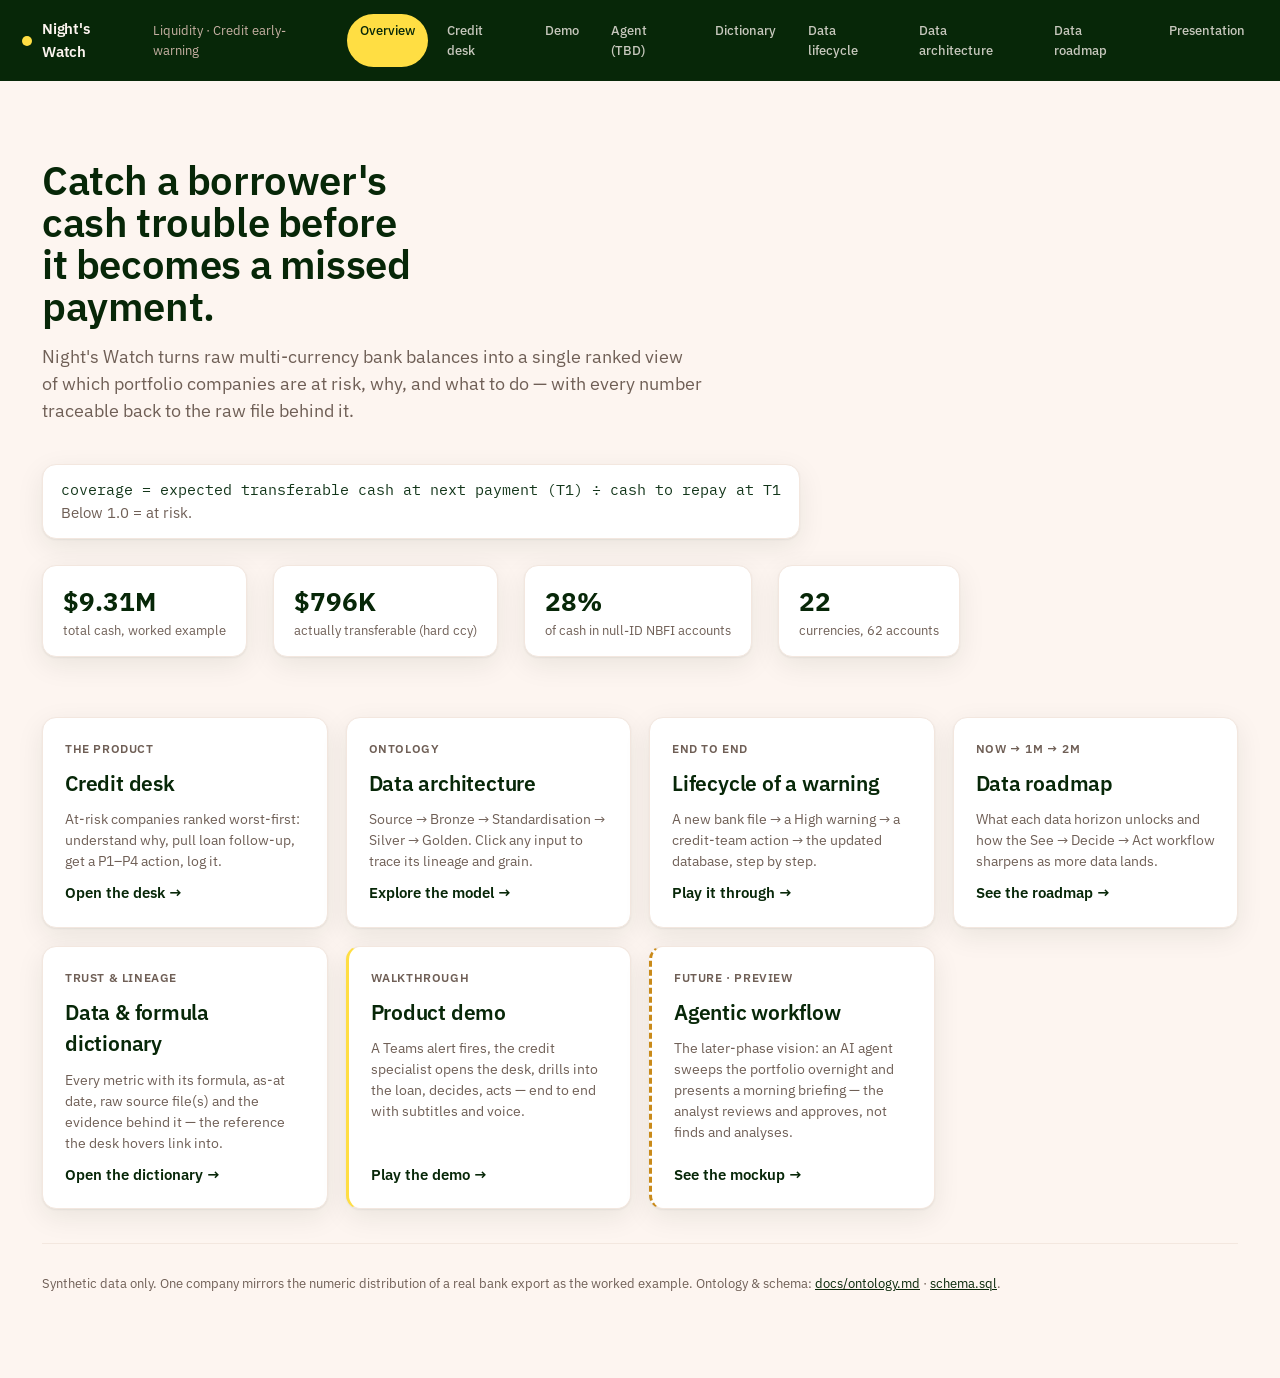
<file: index.html>
<!doctype html>
<html lang="en">
<head>
<meta charset="utf-8">
<meta http-equiv="refresh" content="0; url=web/index.html">
<title>Project Night's Watch</title>
<link rel="canonical" href="web/index.html">
</head>
<body>
<p>Redirecting to <a href="web/index.html">Project Night's Watch</a>…</p>
<script>location.replace('web/index.html');</script>
</body>
</html>
</file>
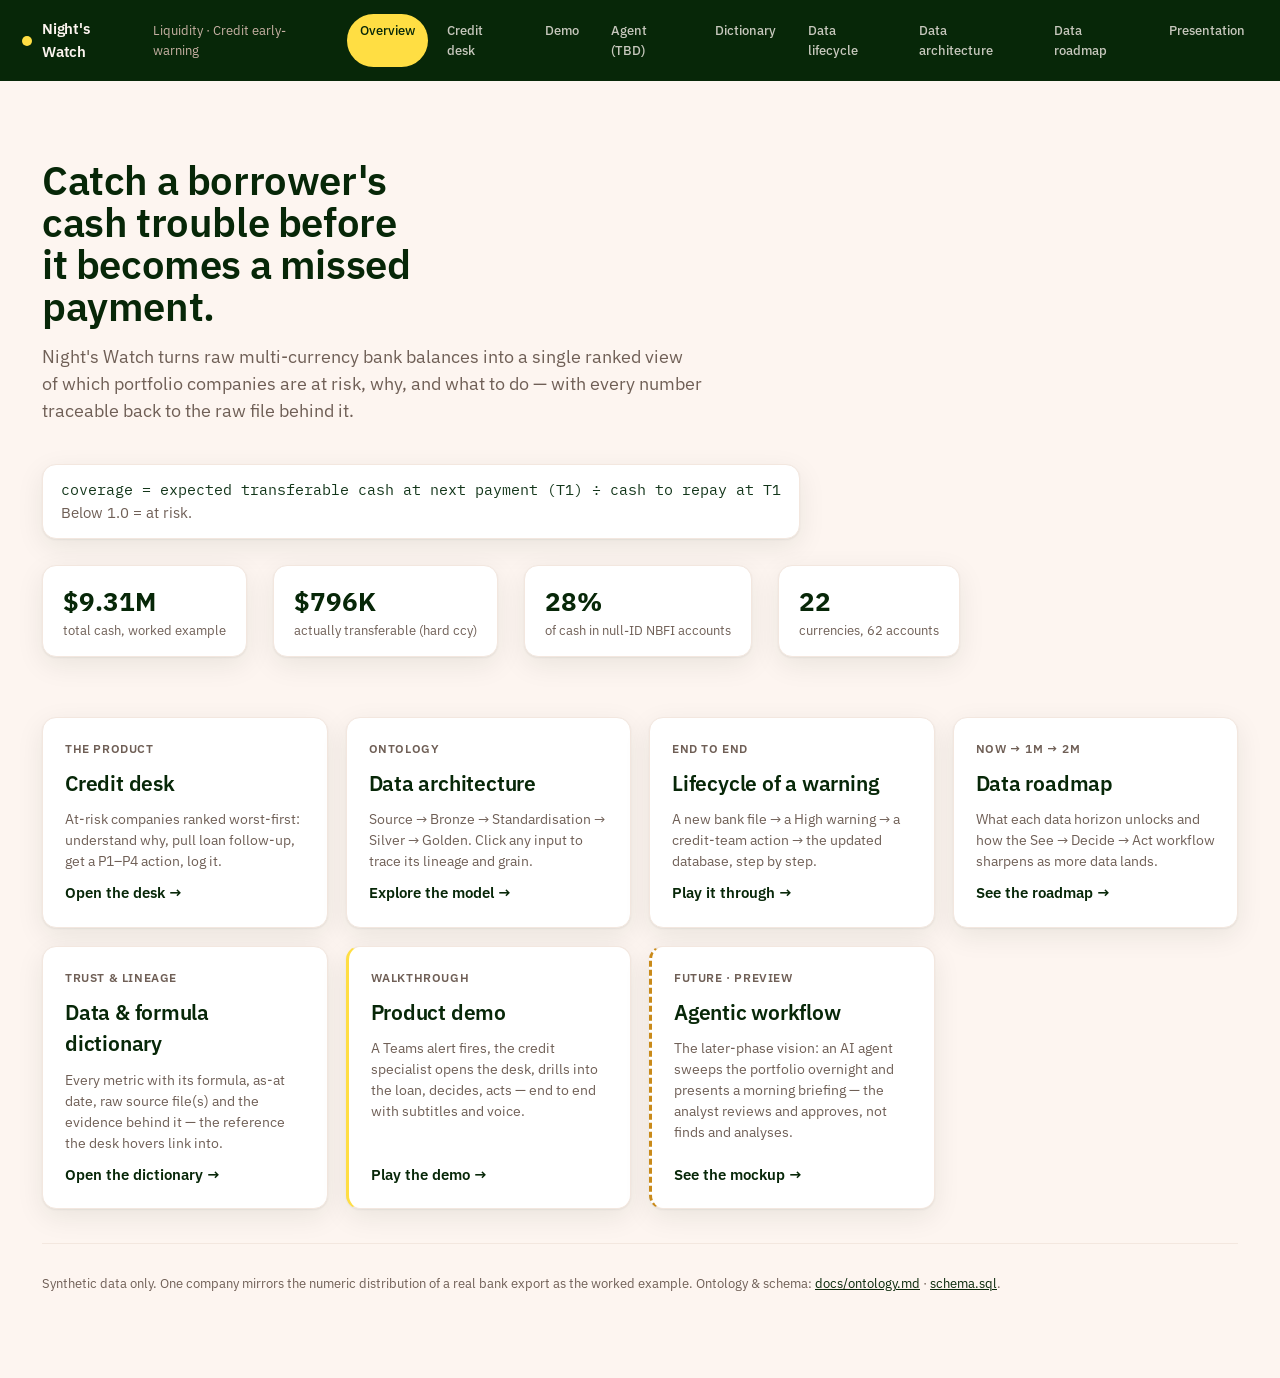
<file: web/index.html>
<!doctype html>
<html lang="en">
<head>
<meta charset="utf-8">
<meta name="viewport" content="width=device-width, initial-scale=1">
<title>Project Night's Watch — Liquidity Credit early-warning</title>
<link rel="stylesheet" href="theme.css">
<style>
  .hero { padding: 56px 0 30px; }
  .hero h1 { font-size: 40px; line-height: 1.05; max-width: 16ch; }
  .hero .lede { font-size: 18px; color: var(--taupe); max-width: 60ch; margin-top: 16px; }
  .hero .signal { margin-top: 22px; display:inline-block; background: var(--white); border:1px solid var(--sand-500); border-radius: var(--radius); padding: 14px 18px; box-shadow: var(--shadow); }
  .hero .signal code { font-family: var(--mono); color: var(--ink-700); }
  .grid { display:grid; grid-template-columns: repeat(auto-fit, minmax(235px, 1fr)); gap: 18px; margin-top: 30px; }
  .tile { padding: 22px; text-decoration:none; color:var(--ink); display:flex; flex-direction:column; gap:10px; min-height: 196px; transition: transform .12s ease, box-shadow .12s ease; }
  .tile:hover { transform: translateY(-3px); box-shadow: var(--shadow-lg); }
  .tile .k { font-size: 12px; font-weight:600; letter-spacing:.05em; text-transform:uppercase; color: var(--taupe); }
  .tile h3 { font-size: 21px; }
  .tile p { color: var(--taupe); margin: 0; font-size: 14px; }
  .tile .go { margin-top:auto; font-weight:600; color: var(--ink); }
  .tile .go::after { content:' →'; }

  .stat-row { display:flex; gap: 26px; flex-wrap:wrap; margin-top: 26px; }
  .stat { background:var(--white); border:1px solid var(--sand-500); border-radius:var(--radius); padding:16px 20px; box-shadow:var(--shadow); }
  .stat .n { font-size: 26px; font-weight:700; }
  .stat .l { font-size: 12.5px; color: var(--taupe); }
  .foot { color: var(--taupe); font-size: 12.5px; padding: 30px 0 50px; border-top:1px solid var(--sand-500); margin-top: 34px; }
  @media (max-width: 880px){ .grid{grid-template-columns:1fr;} .hero h1{font-size:32px;} }
</style>
</head>
<body>
<div class="nw-topbar">
  <span class="nw-logo"><span class="dot"></span> Night's Watch</span>
  <span class="nw-tag">Liquidity · Credit early-warning</span>
  <nav class="nw-nav">
    <a href="index.html" class="active">Overview</a>
    <a href="product.html">Credit desk</a>
    <a href="demo.html">Demo</a>
    <a href="agent.html">Agent (TBD)</a>
    <a href="dictionary.html">Dictionary</a>
    <a href="lifecycle.html">Data lifecycle</a>
    <a href="diagram.html">Data architecture</a>
    <a href="roadmap.html">Data roadmap</a>
    <a href="presentation.html">Presentation</a>
  </nav>
</div>

<div class="nw-wrap">
  <section class="hero">
    <h1>Catch a borrower's cash trouble before it becomes a missed payment.</h1>
    <p class="lede">Night's Watch turns raw multi-currency bank balances into a single ranked view of which portfolio companies are at risk, why, and what to do — with every number traceable back to the raw file behind it.</p>
    <div class="signal">
      <code>coverage = expected transferable cash at next payment (T1) ÷ cash to repay at T1</code><br>
      <span class="nw-muted">Below 1.0 = at risk.</span>
    </div>
    <div class="stat-row">
      <div class="stat"><div class="n">$9.31M</div><div class="l">total cash, worked example</div></div>
      <div class="stat"><div class="n">$796K</div><div class="l">actually transferable (hard ccy)</div></div>
      <div class="stat"><div class="n">28%</div><div class="l">of cash in null-ID NBFI accounts</div></div>
      <div class="stat"><div class="n">22</div><div class="l">currencies, 62 accounts</div></div>
    </div>
  </section>

  <section class="grid">
    <a class="tile nw-card" href="product.html">
      <span class="k">The product</span>
      <h3>Credit desk</h3>
      <p>At-risk companies ranked worst-first: understand why, pull loan follow-up, get a P1–P4 action, log it.</p>
      <span class="go">Open the desk</span>
    </a>
    <a class="tile nw-card" href="diagram.html">
      <span class="k">Ontology</span>
      <h3>Data architecture</h3>
      <p>Source → Bronze → Standardisation → Silver → Golden. Click any input to trace its lineage and grain.</p>
      <span class="go">Explore the model</span>
    </a>
    <a class="tile nw-card" href="lifecycle.html">
      <span class="k">End to end</span>
      <h3>Lifecycle of a warning</h3>
      <p>A new bank file → a High warning → a credit-team action → the updated database, step by step.</p>
      <span class="go">Play it through</span>
    </a>
    <a class="tile nw-card" href="roadmap.html">
      <span class="k">Now → 1m → 2m</span>
      <h3>Data roadmap</h3>
      <p>What each data horizon unlocks and how the See → Decide → Act workflow sharpens as more data lands.</p>
      <span class="go">See the roadmap</span>
    </a>
    <a class="tile nw-card" href="dictionary.html">
      <span class="k">Trust &amp; lineage</span>
      <h3>Data &amp; formula dictionary</h3>
      <p>Every metric with its formula, as-at date, raw source file(s) and the evidence behind it — the reference the desk hovers link into.</p>
      <span class="go">Open the dictionary</span>
    </a>
    <a class="tile nw-card" href="demo.html" style="border-left:3px solid var(--yellow);">
      <span class="k">Walkthrough</span>
      <h3>Product demo</h3>
      <p>A Teams alert fires, the credit specialist opens the desk, drills into the loan, decides, acts — end to end with subtitles and voice.</p>
      <span class="go">Play the demo</span>
    </a>
    <a class="tile nw-card" href="agent.html" style="border-left:3px dashed var(--risk-medium);">
      <span class="k">Future &middot; preview</span>
      <h3>Agentic workflow</h3>
      <p>The later-phase vision: an AI agent sweeps the portfolio overnight and presents a morning briefing — the analyst reviews and approves, not finds and analyses.</p>
      <span class="go">See the mockup</span>
    </a>
  </section>



  <p class="foot">
    Synthetic data only. One company mirrors the numeric distribution of a real bank export as the worked example.
    Ontology &amp; schema: <a href="https://github.com/alexandrecela10/liquidity-project-nights-watch/blob/main/docs/ontology.md">docs/ontology.md</a> ·
    <a href="https://github.com/alexandrecela10/liquidity-project-nights-watch/blob/main/docs/schema.sql">schema.sql</a>.
  </p>
</div>
</body>
</html>
</file>
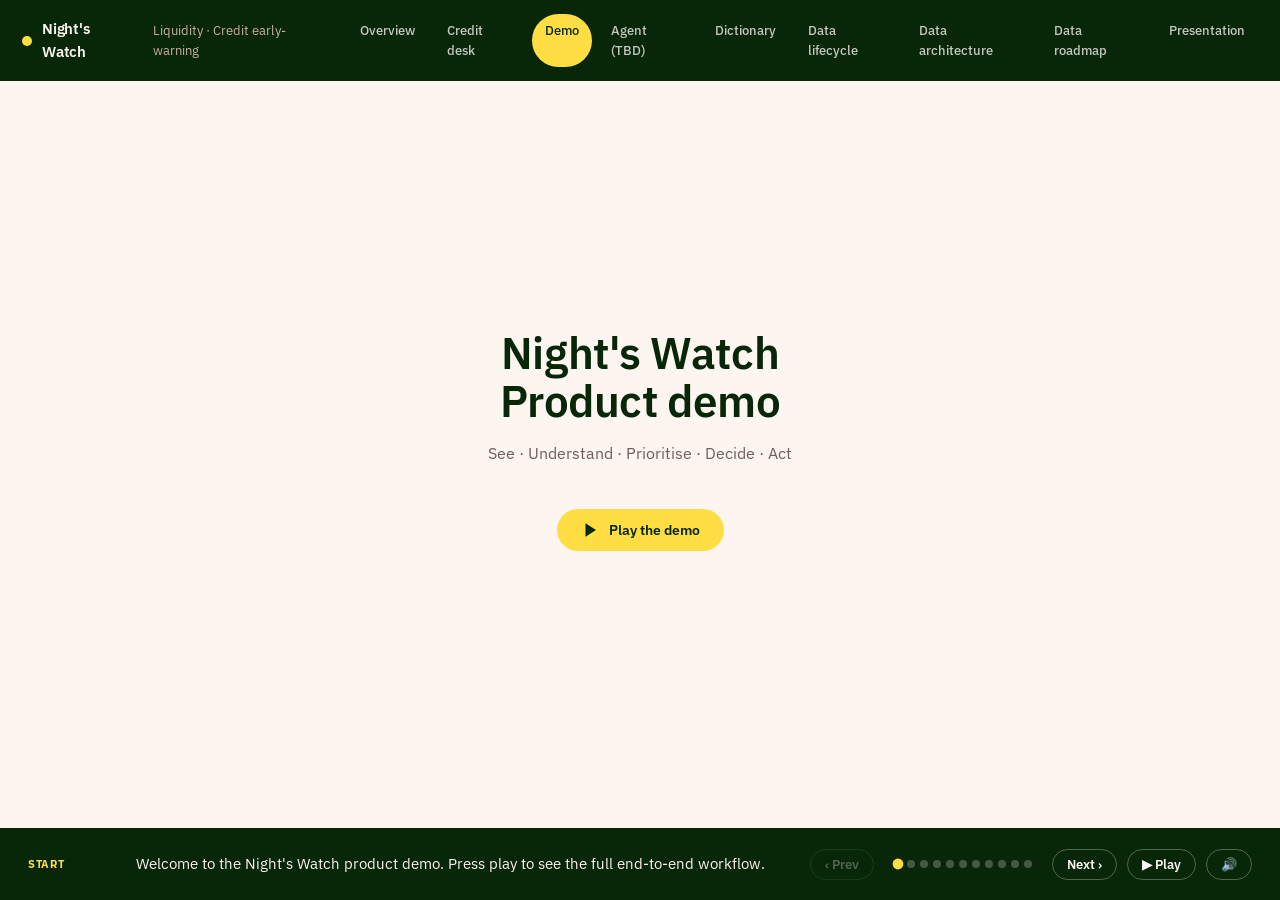
<file: web/demo.html>
<!doctype html>
<html lang="en">
<head>
<meta charset="utf-8">
<meta name="viewport" content="width=device-width, initial-scale=1">
<title>Night's Watch — Product demo</title>
<link rel="stylesheet" href="theme.css">
<style>
  /* ---- layout ---- */
  body { overflow: hidden; }
  .demo-wrap { position: fixed; inset: 0; top: 52px; display: flex; flex-direction: column; }
  .stage { flex: 1; position: relative; overflow: hidden; }
  .scene { position: absolute; inset: 0; display: flex; align-items: center; justify-content: center;
    opacity: 0; pointer-events: none; transition: opacity .6s ease; padding: 28px; }
  .scene.active { opacity: 1; pointer-events: auto; z-index: 2; }
  .scene-inner { max-width: 960px; width: 100%; }

  /* ---- subtitle bar ---- */
  .sub-bar { background: var(--ink); color: var(--sand); padding: 14px 28px; min-height: 72px;
    display: flex; align-items: center; gap: 18px; z-index: 10; }
  .sub-text { flex: 1; font-size: 15px; line-height: 1.45; }
  .sub-step { font-size: 11px; font-weight: 700; text-transform: uppercase; letter-spacing: .06em;
    color: var(--yellow); white-space: nowrap; min-width: 90px; }

  /* ---- controls ---- */
  .ctrl { display: flex; align-items: center; gap: 10px; flex-shrink: 0; }
  .ctrl button { background: transparent; border: 1px solid rgba(253,245,240,.3); color: var(--sand);
    font-family: var(--font); font-size: 13px; font-weight: 600; padding: 6px 14px;
    border-radius: 999px; cursor: pointer; transition: background .12s; }
  .ctrl button:hover { background: rgba(253,245,240,.12); }
  .ctrl button.on { background: var(--yellow); color: var(--ink); border-color: var(--yellow); }
  .ctrl button:disabled { opacity: .3; cursor: default; }

  /* ---- progress dots ---- */
  .dots { display: flex; gap: 5px; margin: 0 10px; }
  .dots span { width: 8px; height: 8px; border-radius: 50%; background: rgba(253,245,240,.25);
    transition: background .25s, transform .25s; cursor: pointer; }
  .dots span.done { background: var(--yellow); }
  .dots span.cur  { background: var(--yellow); transform: scale(1.35); }

  /* ---- scene-specific styles ---- */

  /* S0: title */
  .s-title { text-align: center; }
  .s-title h1 { font-size: 44px; line-height: 1.08; margin-bottom: 14px; }
  .s-title .tag { font-size: 16px; color: var(--taupe); }
  .s-title .play-cue { margin-top: 28px; display: inline-flex; align-items: center; gap: 10px;
    font-size: 14px; font-weight: 600; color: var(--ink); background: var(--yellow);
    padding: 12px 24px; border-radius: 999px; cursor: pointer; border: none; font-family: var(--font); }
  .s-title .play-cue:hover { filter: brightness(1.05); }
  .s-title .play-cue svg { width: 18px; height: 18px; }

  /* S1: Teams alert */
  .teams-card { background: var(--white); border-radius: 12px; box-shadow: var(--shadow-lg);
    max-width: 520px; margin: 0 auto; overflow: hidden; }
  .teams-head { background: #464EB8; color: #fff; padding: 12px 18px; display: flex; align-items: center; gap: 10px;
    font-size: 13px; font-weight: 600; }
  .teams-head svg { width: 20px; height: 20px; fill: #fff; flex-shrink: 0; }
  .teams-body { padding: 20px; }
  .teams-body h3 { font-size: 16px; margin-bottom: 10px; }
  .teams-body .alert-line { display: flex; align-items: center; gap: 8px; margin: 6px 0; font-size: 13px; }
  .teams-body .alert-line .al-pill { font-size: 11px; font-weight: 700; padding: 2px 8px; border-radius: 999px; }
  .teams-body .alert-line .al-pill.high { background: #f6e4e0; color: var(--risk-high); }
  .teams-body .alert-line .al-pill.med  { background: #f6ecd9; color: var(--risk-medium); }
  .teams-body .alert-cta { display: inline-flex; align-items: center; gap: 6px; margin-top: 14px;
    font-size: 13px; font-weight: 600; color: #464EB8; text-decoration: none; cursor: pointer; }
  .teams-body .alert-cta:hover { text-decoration: underline; }
  .teams-ts { padding: 8px 18px; background: #f5f5f5; font-size: 11px; color: #888; }

  /* S2-S7: mock desk panels */
  .desk-mock { background: var(--white); border-radius: var(--radius); box-shadow: var(--shadow-lg);
    overflow: hidden; }
  .dm-topbar { background: var(--ink); color: var(--sand); padding: 10px 18px; display: flex;
    align-items: center; gap: 10px; font-size: 13px; font-weight: 600; }
  .dm-topbar .dot { width: 8px; height: 8px; border-radius: 50%; background: var(--yellow); }
  .dm-topbar .dm-nav { margin-left: auto; font-size: 11px; font-weight: 500; color: var(--sand-700); }
  .dm-topbar .dm-nav b { color: var(--yellow); font-weight: 600; }
  .dm-body { padding: 20px; }
  .dm-body h2 { font-size: 18px; margin-bottom: 12px; }
  .dm-body h3 { font-size: 14px; margin-bottom: 8px; color: var(--ink-700); }

  /* mock ranked table */
  .mock-table { width: 100%; border-collapse: collapse; font-size: 12.5px; }
  .mock-table th { text-align: left; padding: 6px 10px; font-size: 10px; font-weight: 700;
    text-transform: uppercase; letter-spacing: .05em; color: var(--taupe); border-bottom: 2px solid var(--sand-500); }
  .mock-table td { padding: 8px 10px; border-bottom: 1px solid var(--sand-500); }
  .mock-table tr.highlight { background: #fbf3d6; box-shadow: inset 3px 0 0 var(--yellow); }
  .mock-table .rk { color: var(--sand-700); font-family: var(--mono); font-size: 11px; }
  .mock-table .co-name { font-weight: 600; }
  .mock-table .co-jur { font-size: 11px; color: var(--taupe); }
  .mock-table .cov { font-family: var(--mono); font-weight: 600; }
  .mock-table .cov.bad { color: var(--risk-high); }
  .mock-table .cov.ok  { color: var(--risk-low); }
  .mock-table .num { font-family: var(--mono); }

  /* mock inspector */
  .mock-insp { background: var(--sand); border-left: 3px solid var(--ink); border-radius: var(--radius-sm);
    padding: 18px; margin-top: 16px; }
  .mock-insp h3 { font-size: 15px; margin-bottom: 4px; }
  .mock-insp .mi-meta { font-size: 11px; color: var(--taupe); margin-bottom: 12px; }
  .mock-insp .mi-cov { font-size: 32px; font-weight: 700; font-family: var(--mono); }
  .mock-insp .mi-cov.bad { color: var(--risk-high); }
  .mock-insp .mi-note { font-size: 12.5px; color: var(--ink-700); line-height: 1.5; margin-top: 8px; }

  /* mock loan KPIs */
  .mock-kpis { display: grid; grid-template-columns: repeat(2, 1fr); gap: 8px; margin-top: 14px; }
  .mock-kpi { background: var(--white); border: 1px solid var(--sand-500); border-radius: var(--radius-sm);
    padding: 10px 12px; }
  .mock-kpi .mk-k { font-size: 10px; color: var(--taupe); margin-bottom: 3px; }
  .mock-kpi .mk-v { font-size: 18px; font-weight: 700; font-family: var(--mono); line-height: 1.05; }
  .mock-kpi .mk-s { font-size: 9.5px; color: var(--sand-700); margin-top: 3px; }

  /* mock recoverability + phased */
  .mock-phases { display: flex; gap: 10px; margin-bottom: 14px; }
  .mock-phases span { font-size: 12px; font-weight: 600; padding: 5px 14px; border-radius: 999px;
    border: 1px solid var(--sand-700); color: var(--taupe); cursor: default; }
  .mock-phases span.on { background: var(--ink); color: var(--yellow); border-color: var(--ink); }

  /* mock action card */
  .mock-action { background: var(--white); border: 1px solid var(--sand-500); border-left: 4px solid var(--risk-high);
    border-radius: var(--radius-sm); padding: 16px; margin-top: 14px; }
  .mock-action .ma-pri { font-size: 11px; font-weight: 700; background: var(--ink); color: var(--yellow);
    padding: 2px 8px; border-radius: 999px; display: inline-block; margin-bottom: 6px; }
  .mock-action .ma-title { font-size: 14px; font-weight: 600; }
  .mock-action .ma-why { font-size: 12.5px; color: var(--taupe); margin-top: 4px; }

  /* mock form */
  .mock-form { margin-top: 14px; }
  .mock-form .mf-row { display: flex; gap: 10px; margin-bottom: 10px; align-items: center; }
  .mock-form label { font-size: 12px; font-weight: 600; color: var(--ink-700); min-width: 80px; }
  .mock-form .mf-input { flex: 1; font-size: 12.5px; padding: 8px 10px; border: 1px solid var(--sand-700);
    border-radius: var(--radius-sm); background: var(--white); font-family: var(--font); color: var(--ink); }
  .mock-form .mf-input.filled { background: #f0f7ee; border-color: var(--risk-low); }
  .mock-form .mf-btn { font-family: var(--font); font-size: 13px; font-weight: 600; padding: 9px 20px;
    border-radius: 999px; border: none; cursor: default; }
  .mock-form .mf-btn.primary { background: var(--ink); color: var(--sand); }

  /* evidence trail — before→after for every claim */
  .demo-ev-toggle { display:inline-flex; align-items:center; gap:5px; font-size:10.5px; font-weight:600; color:var(--taupe); background:none; border:1px dashed var(--sand-700); border-radius:999px; padding:3px 10px; margin-top:10px; cursor:pointer; transition:background .12s; }
  .demo-ev-toggle:hover { background:var(--sand-500); color:var(--ink); }
  .demo-ev-toggle .ev-icon { font-size:11px; transition:transform .15s; }
  .demo-ev-toggle.open .ev-icon { transform:rotate(90deg); }
  .demo-ev-trail { margin-top:6px; border:1px solid var(--sand-500); border-radius:var(--radius-sm); overflow:hidden; font-size:11px; }
  .demo-ev-trail.hidden { display:none; }
  .demo-ev-head { display:grid; grid-template-columns:52px 1fr 68px 12px 68px 1fr; gap:0 6px; padding:4px 8px; background:var(--sand-500); font-size:8.5px; font-weight:700; text-transform:uppercase; letter-spacing:.04em; color:var(--taupe); }
  .demo-ev-row { display:grid; grid-template-columns:52px 1fr 68px 12px 68px 1fr; gap:0 6px; align-items:baseline; padding:5px 8px; border-bottom:1px solid var(--sand-500); }
  .demo-ev-row:last-child { border-bottom:none; }
  .demo-ev-row:nth-child(odd) { background:var(--white); }
  .demo-ev-row:nth-child(even) { background:var(--sand); }
  .demo-ev-row .ev-ref { font-size:8.5px; font-weight:700; text-transform:uppercase; letter-spacing:.03em; color:var(--taupe); }
  .demo-ev-row .ev-field { font-weight:600; color:var(--ink-700); white-space:nowrap; overflow:hidden; text-overflow:ellipsis; }
  .demo-ev-row .ev-val { font-family:var(--mono); font-weight:600; text-align:right; white-space:nowrap; }
  .demo-ev-row .ev-val.before { color:var(--taupe); }
  .demo-ev-row .ev-val.after { color:var(--ink); }
  .demo-ev-row .ev-arrow { text-align:center; color:var(--sand-700); font-size:9px; }
  .demo-ev-row .ev-delta { font-size:10px; color:var(--ink-700); }
  .demo-ev-row .ev-delta.neg { color:var(--risk-high); }
  .demo-ev-row .ev-delta.pos { color:var(--risk-low); }
  .demo-ev-row .ev-src { display:block; font-family:var(--mono); font-size:8.5px; color:var(--taupe); margin-top:1px; }

  /* S8: confirmation */
  .confirm-card { text-align: center; background: var(--white); border-radius: var(--radius);
    box-shadow: var(--shadow-lg); padding: 44px 36px; max-width: 520px; margin: 0 auto; }
  .confirm-card .check { width: 60px; height: 60px; border-radius: 50%; background: #e4ecdf;
    display: flex; align-items: center; justify-content: center; margin: 0 auto 18px; }
  .confirm-card .check svg { width: 28px; height: 28px; stroke: var(--risk-low); fill: none;
    stroke-width: 3; stroke-linecap: round; stroke-linejoin: round; }
  .confirm-card h2 { font-size: 20px; margin-bottom: 8px; }
  .confirm-card .cc-sub { font-size: 13px; color: var(--taupe); }
  .confirm-card .cc-next { margin-top: 20px; font-size: 13px; font-weight: 600;
    color: var(--ink); display: inline-flex; align-items: center; gap: 6px; }

  /* S9: end card */
  .end-card { text-align: center; }
  .end-card h1 { font-size: 36px; margin-bottom: 14px; }
  .end-card .workflow { display: flex; justify-content: center; gap: 12px; flex-wrap: wrap; margin: 20px 0; }
  .end-card .workflow span { font-size: 14px; font-weight: 600; padding: 8px 18px; border-radius: 999px;
    background: var(--white); border: 1px solid var(--sand-500); box-shadow: var(--shadow); }
  .end-card .workflow .arr { background: transparent; border: none; box-shadow: none; color: var(--taupe);
    padding: 8px 4px; }
  .end-card .cta { display: inline-flex; align-items: center; gap: 8px; margin-top: 22px;
    font-size: 15px; font-weight: 600; color: var(--ink); background: var(--yellow);
    padding: 12px 26px; border-radius: 999px; text-decoration: none; }
  .end-card .cta:hover { filter: brightness(1.05); }

  /* highlight pulse for "new" data items */
  @keyframes pulse-in { 0%{opacity:0;transform:scale(.96)} 100%{opacity:1;transform:scale(1)} }
  .pulse { animation: pulse-in .5s ease forwards; }

  /* responsive */
  @media (max-width: 700px) {
    .s-title h1 { font-size: 28px; }
    .mock-kpis { grid-template-columns: 1fr; }
    .end-card h1 { font-size: 26px; }
    .sub-bar { padding: 10px 16px; }
  }
</style>
</head>
<body>
<div class="nw-topbar">
  <span class="nw-logo"><span class="dot"></span> Night's Watch</span>
  <span class="nw-tag">Liquidity &middot; Credit early-warning</span>
  <nav class="nw-nav">
    <a href="index.html">Overview</a>
    <a href="product.html">Credit desk</a>
    <a href="demo.html" class="active">Demo</a>
    <a href="agent.html">Agent (TBD)</a>
    <a href="dictionary.html">Dictionary</a>
    <a href="lifecycle.html">Data lifecycle</a>
    <a href="diagram.html">Data architecture</a>
    <a href="roadmap.html">Data roadmap</a>
    <a href="presentation.html">Presentation</a>
  </nav>
</div>

<div class="demo-wrap">
<div class="stage">

<!-- S0: Title -->
<div class="scene active" data-sub="Welcome to the Night's Watch product demo. Press play to see the full end-to-end workflow." data-step="Start">
<div class="scene-inner s-title">
  <h1>Night's Watch<br>Product demo</h1>
  <p class="tag">See &middot; Understand &middot; Prioritise &middot; Decide &middot; Act</p>
  <button class="play-cue" id="playCue" aria-label="Play demo">
    <svg viewBox="0 0 24 24" fill="currentColor"><polygon points="6,3 20,12 6,21"/></svg>
    Play the demo
  </button>
</div>
</div>

<!-- S1: Teams alert -->
<div class="scene" data-sub="A new set of raw bank files has been ingested overnight. Night's Watch detects 2 companies with coverage below 1.0 and sends a Teams alert to the credit team." data-step="Alert">
<div class="scene-inner">
<div class="teams-card pulse">
  <div class="teams-head">
    <svg viewBox="0 0 24 24"><path d="M19.3 8.9h-4.6V5.5A2.5 2.5 0 0 0 12.2 3h-4a2.5 2.5 0 0 0-2.5 2.5v8a2.5 2.5 0 0 0 2.5 2.5h1v3.5a2.5 2.5 0 0 0 2.5 2.5h7.6a2.5 2.5 0 0 0 2.5-2.5v-8a2.5 2.5 0 0 0-2.5-2.6z"/></svg>
    Microsoft Teams &mdash; Night's Watch Bot
  </div>
  <div class="teams-body">
    <h3>&#x1F6A8; Night's Watch Alert &mdash; new data processed</h3>
    <p style="font-size:13px;color:var(--taupe);margin:0 0 12px;">Today&rsquo;s bank file refresh completed. <b>2 companies flagged High risk</b>, 2 Medium. Executive summary:</p>
    <div class="alert-line">
      <span class="al-pill high">High</span>
      <b>Sahel AgriCorp</b> &mdash; coverage <span style="font-family:var(--mono);color:var(--risk-high)">0.46</span> &middot; $6.0M principal &middot; $378K shortfall at T1
    </div>
    <div class="alert-line">
      <span class="al-pill high">High</span>
      <b>Lagos FinServe</b> &mdash; coverage <span style="font-family:var(--mono);color:var(--risk-high)">0.71</span> &middot; $3.2M principal &middot; $209K shortfall at T1
    </div>
    <div class="alert-line">
      <span class="al-pill med">Medium</span>
      <b>Dar Telecom</b> &mdash; coverage <span style="font-family:var(--mono)">0.98</span> &middot; thin margin
    </div>
    <div class="alert-line">
      <span class="al-pill med">Medium</span>
      <b>Nairobi Logistics</b> &mdash; coverage <span style="font-family:var(--mono)">1.05</span> &middot; deteriorating
    </div>
    <a class="alert-cta">See more in Credit Desk &rarr;</a>
  </div>
  <div class="teams-ts">Today, 08:00 AM &middot; via Night's Watch automated digest</div>
</div>
</div>
</div>

<!-- S2: SEE — ranked table -->
<div class="scene" data-sub="The Credit desk ranks companies worst-first by severity, then money at risk. The specialist scans the portfolio in seconds." data-step="See">
<div class="scene-inner">
<div class="desk-mock">
  <div class="dm-topbar">
    <span class="dot"></span> Night's Watch
    <span class="dm-nav"><b>Credit desk</b> &middot; Now horizon</span>
  </div>
  <div class="dm-body">
    <h2>Portfolio &mdash; ranked worst-first</h2>
    <table class="mock-table">
      <thead><tr><th>#</th><th>Company</th><th>Risk</th><th>Coverage</th><th>Principal</th><th>Transferable / Total</th><th>Trend</th></tr></thead>
      <tbody>
        <tr class="highlight">
          <td class="rk">1</td>
          <td><div class="co-name">Sahel AgriCorp</div><div class="co-jur">Cameroon</div></td>
          <td><span class="nw-pill nw-risk-High">High</span></td>
          <td class="cov bad">0.46</td>
          <td class="num">$6,000,000</td>
          <td class="num">$0.32M / $9.31M</td>
          <td><span style="color:var(--risk-high)">&darr; worsening</span></td>
        </tr>
        <tr>
          <td class="rk">2</td>
          <td><div class="co-name">Lagos FinServe</div><div class="co-jur">Nigeria</div></td>
          <td><span class="nw-pill nw-risk-High">High</span></td>
          <td class="cov bad">0.71</td>
          <td class="num">$3,200,000</td>
          <td class="num">$0.51M / $4.20M</td>
          <td><span style="color:var(--risk-high)">&darr; worsening</span></td>
        </tr>
        <tr>
          <td class="rk">3</td>
          <td><div class="co-name">Dar Telecom</div><div class="co-jur">Tanzania</div></td>
          <td><span class="nw-pill nw-risk-Medium">Medium</span></td>
          <td class="cov bad">0.98</td>
          <td class="num">$4,500,000</td>
          <td class="num">$0.88M / $5.10M</td>
          <td><span style="color:var(--risk-high)">&darr; worsening</span></td>
        </tr>
        <tr>
          <td class="rk">4</td>
          <td><div class="co-name">Nairobi Logistics</div><div class="co-jur">Kenya</div></td>
          <td><span class="nw-pill nw-risk-Medium">Medium</span></td>
          <td class="cov ok">1.05</td>
          <td class="num">$1,800,000</td>
          <td class="num">$0.42M / $1.50M</td>
          <td><span style="color:var(--risk-high)">&darr; worsening</span></td>
        </tr>
        <tr>
          <td class="rk">5</td>
          <td><div class="co-name">Kampala Power</div><div class="co-jur">Uganda</div></td>
          <td><span class="nw-pill nw-risk-Low">Low</span></td>
          <td class="cov ok">1.30</td>
          <td class="num">$900,000</td>
          <td class="num">$0.26M / $0.90M</td>
          <td>&rarr; stable</td>
        </tr>
      </tbody>
    </table>
  </div>
</div>
</div>
</div>

<!-- S3: UNDERSTAND — inspector -->
<div class="scene" data-sub="The specialist clicks Sahel AgriCorp. The look-up panel explains WHY it's flagged: only 46% of cash due at T1 is covered. 97% of cash is trapped in restricted currencies." data-step="Understand">
<div class="scene-inner">
<div class="desk-mock">
  <div class="dm-topbar"><span class="dot"></span> Night's Watch <span class="dm-nav"><b>Credit desk</b> &middot; Sahel AgriCorp</span></div>
  <div class="dm-body" style="display:flex;gap:20px;">
    <div style="flex:1;min-width:0;">
      <table class="mock-table" style="font-size:11.5px;">
        <thead><tr><th>#</th><th>Company</th><th>Risk</th><th>Coverage</th></tr></thead>
        <tbody>
          <tr class="highlight"><td class="rk">1</td><td><div class="co-name">Sahel AgriCorp</div></td><td><span class="nw-pill nw-risk-High">High</span></td><td class="cov bad">0.46</td></tr>
          <tr><td class="rk">2</td><td><div class="co-name">Lagos FinServe</div></td><td><span class="nw-pill nw-risk-High">High</span></td><td class="cov bad">0.71</td></tr>
          <tr><td class="rk">3</td><td><div class="co-name">Dar Telecom</div></td><td><span class="nw-pill nw-risk-Medium">Medium</span></td><td class="cov bad">0.98</td></tr>
        </tbody>
      </table>
    </div>
    <div class="mock-insp" style="flex:1.2;min-width:0;">
      <div style="display:flex;align-items:center;gap:10px;">
        <h3>Sahel AgriCorp</h3>
        <span class="nw-pill nw-risk-High" style="font-size:11px;">High</span>
      </div>
      <div class="mi-meta">Cameroon &middot; LN-SAHEL-1 &middot; feed today</div>
      <div style="margin-bottom:8px;font-size:11px;text-transform:uppercase;letter-spacing:.05em;color:var(--taupe);font-weight:600;">Why it's flagged</div>
      <div class="mi-cov bad">0.46</div>
      <div style="font-size:12px;color:var(--taupe);">coverage &middot; high-risk below 1.20</div>
      <div class="mi-note">
        Projected transferable cash at T1 covers only <b>46%</b> of the $700,000 due on Jul 15, 2026.
        <span style="background:#f6e4e0;color:var(--risk-high);padding:2px 8px;border-radius:999px;font-size:11px;font-weight:600;display:inline-block;margin-top:4px;">&asymp; $378,000 short</span>
      </div>
      <div style="margin-top:12px;">
        <div style="font-size:11px;text-transform:uppercase;letter-spacing:.05em;color:var(--taupe);font-weight:600;margin-bottom:6px;">Transferable vs trapped cash</div>
        <div style="display:flex;height:18px;border-radius:6px;overflow:hidden;border:1px solid var(--sand-700);">
          <div style="width:3.5%;background:var(--ink-700);"></div>
          <div style="flex:1;background:repeating-linear-gradient(45deg,#d8c4b6,#d8c4b6 5px,#ceb6a7 5px,#ceb6a7 10px);"></div>
        </div>
        <div style="display:flex;gap:14px;margin-top:6px;font-size:11px;">
          <span><b style="font-family:var(--mono);">$324,857</b> transferable (3.5%)</span>
          <span style="color:var(--taupe);"><b style="font-family:var(--mono);">$8,986,818</b> trapped (96.5%)</span>
        </div>
      </div>
      <button class="demo-ev-toggle" onclick="var t=this.nextElementSibling;t.classList.toggle('hidden');this.classList.toggle('open')"><span class="ev-icon">&#x25B6;</span>Evidence trail (3)</button>
      <div class="demo-ev-trail hidden">
        <div class="demo-ev-head"><span>Ref</span><span>Field</span><span>Before</span><span></span><span>After</span><span>Change &middot; source</span></div>
        <div class="demo-ev-row"><span class="ev-ref">Warning</span><span class="ev-field" title="EUR operating account (FI-EA354EF2)">EUR operating account (FI-EA354EF2)</span><span class="ev-val before">$471,099</span><span class="ev-arrow">&rarr;</span><span class="ev-val after">$0</span><span class="ev-delta neg">&darr; 100% &mdash; swept to offshore parent<span class="ev-src">bank_balance &middot; 2026-07-08</span></span></div>
        <div class="demo-ev-row"><span class="ev-ref">Warning</span><span class="ev-field" title="Transferable cash (M1)">Transferable cash (M1)</span><span class="ev-val before">$795,714</span><span class="ev-arrow">&rarr;</span><span class="ev-val after">$324,857</span><span class="ev-delta neg">&darr; 59%<span class="ev-src">gold.company_snapshot</span></span></div>
        <div class="demo-ev-row"><span class="ev-ref">Warning</span><span class="ev-field" title="Coverage ratio">Coverage ratio</span><span class="ev-val before">1.14</span><span class="ev-arrow">&rarr;</span><span class="ev-val after">0.46</span><span class="ev-delta neg">Low &rarr; High &mdash; below $700K due<span class="ev-src">gold.company_snapshot</span></span></div>
      </div>
    </div>
  </div>
</div>
</div>
</div>

<!-- S4: DRILL DOWN — loan analytics -->
<div class="scene" data-sub="The Loan detail and analytics section shows executive-level KPIs. Each metric has a discrete hover showing the formula, source, and evidence behind it." data-step="Drill down">
<div class="scene-inner">
<div class="desk-mock">
  <div class="dm-topbar"><span class="dot"></span> Night's Watch <span class="dm-nav"><b>Credit desk</b> &middot; Sahel AgriCorp &middot; Loan</span></div>
  <div class="dm-body">
    <div style="display:flex;align-items:center;gap:10px;margin-bottom:4px;">
      <h2 style="margin:0;">Loan &mdash; detail &amp; analytics</h2>
      <span style="font-size:10.5px;font-weight:600;color:var(--taupe);background:var(--sand);border:1px solid var(--sand-500);border-radius:999px;padding:1px 8px;font-family:var(--mono);">LN-SAHEL-1</span>
      <a href="contracts/LN-SAHEL-1.pdf" target="_blank" title="Open loan contract (PDF)" style="font-size:11px;font-weight:500;color:var(--ink-700);background:var(--white);border:1px solid var(--sand-500);border-radius:999px;padding:3px 10px;text-decoration:none;cursor:pointer;">&#x1F4C4; View contract</a>
    </div>
    <p style="font-size:12.5px;color:var(--ink-700);line-height:1.5;margin:6px 0 14px;">
      A $6.00M Senior secured loan. <b>$700,000</b> cash due Jul 15, 2026 (in 26 days). Transferable cash covers <b>46%</b> &rarr; <span style="background:#f6e4e0;color:var(--risk-high);font-size:11.5px;font-weight:600;padding:3px 9px;border-radius:999px;">&asymp; $378,000 short</span>.
    </p>
    <div class="mock-kpis">
      <div class="mock-kpi"><div class="mk-k">Coverage @ T1 &#9432;</div><div class="mk-v" style="color:var(--risk-high);">0.46</div><div class="mk-s">transferable &divide; cash due</div></div>
      <div class="mock-kpi"><div class="mk-k">Cash due (T1) &#9432;</div><div class="mk-v">$700,000</div><div class="mk-s">in 26 days</div></div>
      <div class="mock-kpi"><div class="mk-k">Shortfall (T1)</div><div class="mk-v" style="color:var(--risk-high);">$378,000</div><div class="mk-s">unfunded portion of the coupon</div></div>
      <div class="mock-kpi"><div class="mk-k">Next payment</div><div class="mk-v">26d</div><div class="mk-s">Jul 15, 2026</div></div>
    </div>
    <div style="display:grid;grid-template-columns:1fr 1fr;gap:10px 18px;margin-top:14px;font-size:12.5px;">
      <div><div style="color:var(--taupe);font-size:11px;">Seniority &amp; security</div><div style="font-weight:600;">Senior secured &#9432;</div><div style="color:var(--taupe);font-size:11px;">recovery rank in a workout</div></div>
      <div><div style="color:var(--taupe);font-size:11px;">Coupon</div><div style="font-weight:600;font-family:var(--mono);">12% &#9432;</div><div style="color:var(--taupe);font-size:11px;">paid in cash</div></div>
      <div><div style="color:var(--taupe);font-size:11px;">Annual cash coupon</div><div style="font-weight:600;font-family:var(--mono);">$720,000</div><div style="color:var(--taupe);font-size:11px;">principal &times; coupon, per year</div></div>
      <div><div style="color:var(--taupe);font-size:11px;">Principal at risk</div><div style="font-weight:600;font-family:var(--mono);color:var(--risk-high);">$6,000,000 &#9432;</div><div style="color:var(--taupe);font-size:11px;">100% of principal</div></div>
    </div>
    <button class="demo-ev-toggle" onclick="var t=this.nextElementSibling;t.classList.toggle('hidden');this.classList.toggle('open')"><span class="ev-icon">&#x25B6;</span>Evidence trail (3)</button>
    <div class="demo-ev-trail hidden">
      <div class="demo-ev-head"><span>Ref</span><span>Field</span><span>Before</span><span></span><span>After</span><span>Change &middot; source</span></div>
      <div class="demo-ev-row"><span class="ev-ref">Loan</span><span class="ev-field" title="Coverage ratio">Coverage ratio</span><span class="ev-val before">1.14</span><span class="ev-arrow">&rarr;</span><span class="ev-val after">0.46</span><span class="ev-delta neg">Low &rarr; High<span class="ev-src">gold.company_snapshot</span></span></div>
      <div class="demo-ev-row"><span class="ev-ref">Loan</span><span class="ev-field" title="Transferable cash (M1)">Transferable cash (M1)</span><span class="ev-val before">$795,714</span><span class="ev-arrow">&rarr;</span><span class="ev-val after">$324,857</span><span class="ev-delta neg">&darr; 59% &mdash; shortfall $378K<span class="ev-src">gold.company_snapshot</span></span></div>
      <div class="demo-ev-row"><span class="ev-ref">Loan</span><span class="ev-field" title="Cash to repay (T1)">Cash to repay (T1)</span><span class="ev-val before">$700,000</span><span class="ev-arrow">&rarr;</span><span class="ev-val after">$700,000</span><span class="ev-delta">unchanged<span class="ev-src">crm_loan &middot; LN-SAHEL-1</span></span></div>
    </div>
  </div>
</div>
</div>
</div>

<!-- S5: PRIORITISE — recoverability + phased -->
<div class="scene" data-sub="The recoverability read tells the specialist what can realistically be saved. Step the data horizon from Now to Medium to Later to see deeper analysis as more data lands." data-step="Prioritise">
<div class="scene-inner">
<div class="desk-mock">
  <div class="dm-topbar"><span class="dot"></span> Night's Watch <span class="dm-nav"><b>Credit desk</b> &middot; Sahel AgriCorp &middot; Recoverability</span></div>
  <div class="dm-body">
    <div class="mock-phases">
      <span class="on">Now</span>
      <span>Medium</span>
      <span>Later</span>
    </div>
    <h3>Recoverability (first-pass)</h3>
    <div style="display:grid;grid-template-columns:1fr 1fr;gap:14px;margin-top:10px;">
      <div>
        <div style="color:var(--taupe);font-size:11px;">First-pass read</div>
        <div style="display:inline-block;font-size:12px;font-weight:700;padding:3px 10px;border-radius:999px;background:#f6ecd9;color:var(--risk-medium);">Partial</div>
        <div style="font-size:11.5px;color:var(--taupe);margin-top:4px;">loan structure + convertibility + prior misses</div>
      </div>
      <div>
        <div style="color:var(--taupe);font-size:11px;">Savable money</div>
        <div style="font-size:22px;font-weight:700;font-family:var(--mono);">$3,200,932</div>
        <div style="font-size:11.5px;color:var(--taupe);margin-top:4px;">recoverable of the principal at risk</div>
      </div>
    </div>
    <div style="background:var(--sand);border:1px solid var(--sand-500);border-radius:var(--radius-sm);padding:12px;margin-top:14px;font-size:12px;color:var(--ink-700);line-height:1.5;">
      Senior secured; 1 prior miss; cash is overwhelmingly trapped (recoverable only once convertibility or a bridge clears) &rarr; structure-only read of <b>Partial (~0.53)</b>. Financials sharpen this next.
    </div>
    <div style="margin-top:16px;padding-top:14px;border-top:1px dashed var(--sand-500);">
      <h3>Context</h3>
      <div style="display:grid;grid-template-columns:1fr 1fr;gap:10px 18px;margin-top:8px;font-size:12.5px;">
        <div><div style="color:var(--taupe);font-size:11px;">Runway</div><div style="font-size:18px;font-weight:700;font-family:var(--mono);color:var(--risk-high);">38 days</div></div>
        <div><div style="color:var(--taupe);font-size:11px;">Trend</div><div style="font-size:15px;font-weight:600;color:var(--risk-high);">&darr; deteriorating</div></div>
        <div><div style="color:var(--taupe);font-size:11px;">Prior issues</div><div style="font-size:15px;font-weight:600;color:var(--risk-medium);">1</div></div>
        <div><div style="color:var(--taupe);font-size:11px;">Data freshness</div><div style="font-size:15px;font-weight:600;color:var(--risk-low);">today</div></div>
      </div>
    </div>
    <button class="demo-ev-toggle" onclick="var t=this.nextElementSibling;t.classList.toggle('hidden');this.classList.toggle('open')" style="margin-top:14px;"><span class="ev-icon">&#x25B6;</span>Evidence trail (3)</button>
    <div class="demo-ev-trail hidden">
      <div class="demo-ev-head"><span>Ref</span><span>Field</span><span>Before</span><span></span><span>After</span><span>Change &middot; source</span></div>
      <div class="demo-ev-row"><span class="ev-ref">Recov.</span><span class="ev-field" title="Recoverability label">Recoverability</span><span class="ev-val before">&mdash;</span><span class="ev-arrow">&rarr;</span><span class="ev-val after">Partial</span><span class="ev-delta">first-pass read (loan + convertibility)<span class="ev-src">gold.company_snapshot</span></span></div>
      <div class="demo-ev-row"><span class="ev-ref">Context</span><span class="ev-field" title="Runway (days of transferable cash)">Runway</span><span class="ev-val before">62d</span><span class="ev-arrow">&rarr;</span><span class="ev-val after">38d</span><span class="ev-delta neg">&darr; 39% &mdash; burn accelerating<span class="ev-src">gold.company_snapshot</span></span></div>
      <div class="demo-ev-row"><span class="ev-ref">Context</span><span class="ev-field" title="Trend (deteriorating flag)">Trend</span><span class="ev-val before">stable</span><span class="ev-arrow">&rarr;</span><span class="ev-val after">&darr; worsening</span><span class="ev-delta neg">coverage declining across snapshots<span class="ev-src">gold.company_snapshot</span></span></div>
    </div>
  </div>
</div>
</div>
</div>

<!-- S5b: ENHANCE — how new data at 1m and 2m strengthens the signal -->
<div class="scene" data-sub="Each phase adds new data sources that sharpen the signal. At 1m, cashflow narrows the coverage range. At 2m, business lifecycle data (contract renewals, new subscriptions) tightens it further." data-step="Enhance">
<div class="scene-inner">
<div class="desk-mock">
  <div class="dm-topbar"><span class="dot"></span> Night's Watch <span class="dm-nav"><b>Credit desk</b> &middot; Sahel AgriCorp &middot; Signal enhancement</span></div>
  <div class="dm-body">
    <h2>How new data sharpens the signal</h2>
    <p style="font-size:12.5px;color:var(--ink-700);line-height:1.5;margin:4px 0 18px;">Each phase adds a data source. The estimate narrows. Confidence increases.</p>
    <!-- Now -->
    <div style="display:grid;grid-template-columns:60px 1fr;gap:0;margin-bottom:0;">
      <div style="display:flex;flex-direction:column;align-items:center;">
        <span style="font-size:11px;font-weight:700;background:var(--ink);color:var(--yellow);padding:3px 10px;border-radius:999px;">Now</span>
        <div style="width:2px;flex:1;background:var(--sand-700);margin-top:6px;"></div>
      </div>
      <div style="padding:4px 0 16px;">
        <div style="display:flex;gap:24px;align-items:baseline;">
          <div><span style="font-size:11px;color:var(--taupe);">Coverage</span><br><span style="font-size:22px;font-weight:700;font-family:var(--mono);color:var(--risk-high);">0.46</span></div>
          <div><span style="font-size:11px;color:var(--taupe);">Savable</span><br><span style="font-size:18px;font-weight:700;font-family:var(--mono);">$3.2M</span></div>
        </div>
        <div style="font-size:11.5px;color:var(--taupe);margin-top:4px;">Source: bank balances + loan structure</div>
      </div>
    </div>
    <!-- 1m -->
    <div style="display:grid;grid-template-columns:60px 1fr;gap:0;margin-bottom:0;">
      <div style="display:flex;flex-direction:column;align-items:center;">
        <span style="font-size:11px;font-weight:700;background:var(--ink);color:var(--yellow);padding:3px 10px;border-radius:999px;">1m</span>
        <div style="width:2px;flex:1;background:var(--sand-700);margin-top:6px;"></div>
      </div>
      <div style="padding:4px 0 16px;">
        <div style="display:flex;gap:24px;align-items:baseline;">
          <div><span style="font-size:11px;color:var(--taupe);">Coverage estimate</span><br><span style="font-size:22px;font-weight:700;font-family:var(--mono);color:var(--risk-medium);">0.52</span> <span style="font-size:12px;color:var(--taupe);">range 0.38&ndash;0.62</span></div>
          <div><span style="font-size:11px;color:var(--taupe);">Savable</span><br><span style="font-size:18px;font-weight:700;font-family:var(--mono);">$3.8M</span> <span style="font-size:11px;color:var(--risk-low);">&uarr;+$500K</span></div>
        </div>
        <div style="margin-top:6px;font-size:11.5px;">
          <span style="font-family:var(--mono);font-size:10.5px;color:var(--taupe);background:var(--sand);padding:1px 6px;border-radius:3px;border:1px solid var(--sand-500);">gold.cashflow</span> &rarr; 58% of trapped cash historically available for debt repayment<br>
          <span style="font-family:var(--mono);font-size:10.5px;color:var(--taupe);background:var(--sand);padding:1px 6px;border-radius:3px;border:1px solid var(--sand-500);">gold.balance_sheet</span> &rarr; $1.2M receivables (Cocoa Board, due 22d)
        </div>
      </div>
    </div>
    <!-- 2m -->
    <div style="display:grid;grid-template-columns:60px 1fr;gap:0;">
      <div style="display:flex;flex-direction:column;align-items:center;">
        <span style="font-size:11px;font-weight:700;background:var(--ink);color:var(--yellow);padding:3px 10px;border-radius:999px;">2m</span>
      </div>
      <div style="padding:4px 0 0;">
        <div style="display:flex;gap:24px;align-items:baseline;">
          <div><span style="font-size:11px;color:var(--taupe);">Coverage estimate</span><br><span style="font-size:22px;font-weight:700;font-family:var(--mono);color:var(--risk-medium);">0.48</span> <span style="font-size:12px;color:var(--taupe);">range 0.41&ndash;0.55 <span style="color:var(--risk-low);font-weight:600;">(tighter)</span></span></div>
          <div><span style="font-size:11px;color:var(--taupe);">Savable</span><br><span style="font-size:18px;font-weight:700;font-family:var(--mono);">$3.8M</span> <span style="font-size:11px;color:var(--taupe);">confirmed</span></div>
        </div>
        <div style="margin-top:6px;font-size:11.5px;">
          <span style="font-family:var(--mono);font-size:10.5px;color:var(--taupe);background:var(--sand);padding:1px 6px;border-radius:3px;border:1px solid var(--sand-500);">gold.business_lifecycle</span> &rarr; Cocoa Board renewal ($800K Q3) offsets coupon accrual<br>
          <span style="font-family:var(--mono);font-size:10.5px;color:var(--taupe);background:var(--sand);padding:1px 6px;border-radius:3px;border:1px solid var(--sand-500);">gold.cashflow</span> &rarr; confirms debt service pattern; EUR sweep = related-party
        </div>
        <div style="margin-top:10px;background:var(--sand);border:1px solid var(--sand-500);border-radius:var(--radius-sm);padding:8px 12px;font-size:11.5px;color:var(--ink-700);">
          <b>Result:</b> range narrowed from &plusmn;0.24 &rarr; &plusmn;0.14. More data = higher confidence in the estimate.
        </div>
      </div>
    </div>
  </div>
</div>
</div>
</div>

<!-- S6: DECIDE — recommended action + email -->
<div class="scene" data-sub="The system recommends a prioritised action and provides a one-click email to the company contact. P1 means roll up sleeves: protect the coupon." data-step="Decide">
<div class="scene-inner">
<div class="desk-mock">
  <div class="dm-topbar"><span class="dot"></span> Night's Watch <span class="dm-nav"><b>Credit desk</b> &middot; Sahel AgriCorp &middot; Action</span></div>
  <div class="dm-body">
    <h2>Recommended action</h2>
    <div class="mock-action">
      <span class="ma-pri">P1</span>
      <div class="ma-title">Roll up sleeves &mdash; protect the coupon</div>
      <div class="ma-why">Coverage 0.46 with $6M principal at risk, 1 prior miss, and a deteriorating trend. Time-sensitive: 38-day runway, $700K due Jul 15.</div>
    </div>
    <div style="margin-top:14px;">
      <h3>Steps</h3>
      <ol style="padding-left:20px;font-size:12.5px;color:var(--ink-700);line-height:1.6;">
        <li>Confirm FX convertibility path with the borrower (XAF &rarr; USD timeline)</li>
        <li>Request a cash-sweep instruction on the transferable accounts</li>
        <li>Model a short-term bridge facility against the $378K shortfall</li>
        <li>Escalate to the Investment Committee if bridge &gt; 5% of fund NAV</li>
      </ol>
      <button class="demo-ev-toggle" onclick="var t=this.nextElementSibling;t.classList.toggle('hidden');this.classList.toggle('open')"><span class="ev-icon">&#x25B6;</span>Evidence trail (4)</button>
      <div class="demo-ev-trail hidden">
        <div class="demo-ev-head"><span>Ref</span><span>Field</span><span>Before</span><span></span><span>After</span><span>Change &middot; source</span></div>
        <div class="demo-ev-row"><span class="ev-ref">Step 1</span><span class="ev-field" title="EUR operating account (FI-EA354EF2)">EUR operating account (FI-EA354EF2)</span><span class="ev-val before">$471,099</span><span class="ev-arrow">&rarr;</span><span class="ev-val after">$0</span><span class="ev-delta neg">&darr; 100% &mdash; swept to offshore parent<span class="ev-src">bank_balance &middot; 2026-07-08</span></span></div>
        <div class="demo-ev-row"><span class="ev-ref">Step 1</span><span class="ev-field" title="Transferable cash (M1)">Transferable cash (M1)</span><span class="ev-val before">$795,714</span><span class="ev-arrow">&rarr;</span><span class="ev-val after">$324,857</span><span class="ev-delta neg">&darr; 59%<span class="ev-src">gold.company_snapshot</span></span></div>
        <div class="demo-ev-row"><span class="ev-ref">Step 3</span><span class="ev-field" title="Coverage ratio">Coverage ratio</span><span class="ev-val before">1.14</span><span class="ev-arrow">&rarr;</span><span class="ev-val after">0.46</span><span class="ev-delta neg">Low &rarr; High &mdash; below $700K due<span class="ev-src">gold.company_snapshot</span></span></div>
        <div class="demo-ev-row"><span class="ev-ref">Step 4</span><span class="ev-field" title="Next payment date">Next payment date</span><span class="ev-val before">&mdash;</span><span class="ev-arrow">&rarr;</span><span class="ev-val after">2026-07-15</span><span class="ev-delta">27 days away<span class="ev-src">crm_loan &middot; LN-SAHEL-1</span></span></div>
      </div>
    </div>
    <div style="display:flex;align-items:center;gap:10px;margin-top:14px;padding-top:12px;border-top:1px solid var(--sand-500);">
      <a href="mailto:a.bello@sahelagricorp.cm?subject=Urgent%20%E2%80%94%20FX%20conversion%20%2F%20bridge%20for%20LN-SAHEL-1%20coupon&body=Dear%20Amina%2C%0A%0ARe%3A%20Sahel%20AgriCorp%20%E2%80%94%20LN-SAHEL-1%0A%0ALargest%20exposure%3B%20the%20shortfall%20is%20an%20FX%2Fsweep%20problem%20that%20is%20still%20fixable%20before%20T1.%0A%0APlease%20advise%20at%20your%20earliest%20convenience.%0A%0ABest%20regards%2C%0ACredit%20Team" style="display:inline-flex;align-items:center;gap:6px;font-size:12.5px;font-weight:600;padding:7px 14px;border-radius:999px;background:var(--ink);color:var(--sand);text-decoration:none;">&#x2709; Email Amina Bello</a>
      <span style="font-size:11.5px;color:var(--taupe);">Treasurer &middot; a.bello@sahelagricorp.cm</span>
    </div>
  </div>
</div>
</div>
</div>

<!-- S7: ACT — log the action -->
<div class="scene" data-sub="The specialist logs the action taken and its outcome. Everything is recorded for audit and for the team that follows up." data-step="Act">
<div class="scene-inner">
<div class="desk-mock">
  <div class="dm-topbar"><span class="dot"></span> Night's Watch <span class="dm-nav"><b>Credit desk</b> &middot; Sahel AgriCorp &middot; Act &amp; record</span></div>
  <div class="dm-body">
    <h2>Act &amp; record</h2>
    <p style="font-size:12.5px;color:var(--taupe);margin:4px 0 14px;">Log what was done, by whom, and the outcome. This feeds the action log and triggers downstream monitoring.</p>
    <div class="mock-form">
      <div class="mf-row">
        <label>Action</label>
        <div class="mf-input filled">Contacted borrower CFO re: XAF convertibility; requested cash-sweep on USD account</div>
      </div>
      <div class="mf-row">
        <label>Outcome</label>
        <div class="mf-input filled">CFO confirmed FX route via BEAC; $180K arriving in 5 business days. Bridge not needed yet.</div>
      </div>
      <div class="mf-row">
        <label>Owner</label>
        <div class="mf-input filled">Amara Okonkwo</div>
      </div>
      <div class="mf-row" style="justify-content:flex-end;margin-top:6px;">
        <span class="mf-btn primary">&#10003; Action logged</span>
      </div>
    </div>
  </div>
</div>
</div>
</div>

<!-- S8: Confirmation -->
<div class="scene" data-sub="The action is recorded. Result monitoring is triggered automatically. The team moves on to the next company in the queue." data-step="Processed">
<div class="scene-inner">
<div class="confirm-card pulse">
  <div class="check"><svg viewBox="0 0 24 24"><polyline points="20 6 9 17 4 12"/></svg></div>
  <h2>Sahel AgriCorp processed</h2>
  <p class="cc-sub">Action result monitoring triggered &middot; logged by Amara Okonkwo &middot; today</p>
  <p style="font-size:12px;color:var(--taupe);margin-top:10px;max-width:380px;margin-left:auto;margin-right:auto;">
    CFO confirmed FX route via BEAC. $180K expected in 5 business days. Re-check scheduled for Jul 1. Bridge deferred.
  </p>
  <span class="cc-next">Next in queue: Lagos FinServe &rarr;</span>
</div>
</div>
</div>

<!-- S9: End -->
<div class="scene" data-sub="That's the end-to-end workflow. Night's Watch turns raw data into ranked, actionable decisions, with every number traceable. Try the live desk now." data-step="End">
<div class="scene-inner end-card">
  <h1>See &middot; Understand &middot; Prioritise<br>Decide &middot; Act</h1>
  <p style="color:var(--taupe);font-size:15px;max-width:50ch;margin:0 auto;">Every number traceable to its raw source. Every action recorded. One screen for the credit specialist.</p>

  <a class="cta" href="product.html">Try the live Credit desk &rarr;</a>
</div>
</div>

</div><!-- /stage -->

<!-- subtitle + controls bar -->
<div class="sub-bar">
  <span class="sub-step" id="subStep">Start</span>
  <span class="sub-text" id="subText">Welcome to the Night's Watch product demo. Press play to see the full end-to-end workflow.</span>
  <div class="ctrl">
    <button id="prevBtn" aria-label="Previous" disabled>&lsaquo; Prev</button>
    <div class="dots" id="dots"></div>
    <button id="nextBtn" aria-label="Next">Next &rsaquo;</button>
    <button id="playBtn" aria-label="Play/Pause">&#9654; Play</button>
    <button id="voiceBtn" aria-label="Toggle voice" title="Toggle voice narration">&#128266;</button>
  </div>
</div>
</div><!-- /demo-wrap -->

<script>
(function(){
  var scenes = document.querySelectorAll('.scene');
  var N = scenes.length;
  var cur = 0;
  var playing = false;
  var timer = null;
  var voiceOn = false;
  var DELAY = 9000; // ms per scene when auto-playing

  var subStep = document.getElementById('subStep');
  var subText = document.getElementById('subText');
  var dots = document.getElementById('dots');
  var playBtn = document.getElementById('playBtn');
  var prevBtn = document.getElementById('prevBtn');
  var nextBtn = document.getElementById('nextBtn');
  var voiceBtn = document.getElementById('voiceBtn');
  var playCue = document.getElementById('playCue');

  // build dots
  for (var i = 0; i < N; i++){
    var d = document.createElement('span');
    d.setAttribute('data-i', i);
    d.addEventListener('click', function(){ go(parseInt(this.getAttribute('data-i'))); });
    dots.appendChild(d);
  }

  function go(idx){
    if (idx < 0 || idx >= N) return;
    scenes[cur].classList.remove('active');
    cur = idx;
    scenes[cur].classList.add('active');
    subStep.textContent = scenes[cur].getAttribute('data-step');
    subText.textContent = scenes[cur].getAttribute('data-sub');
    prevBtn.disabled = cur === 0;
    nextBtn.disabled = cur === N - 1;
    syncDots();
    speak(scenes[cur].getAttribute('data-sub'));
    if (playing) scheduleNext();
  }

  function syncDots(){
    var ds = dots.querySelectorAll('span');
    for (var i = 0; i < ds.length; i++){
      ds[i].className = i < cur ? 'done' : (i === cur ? 'cur' : '');
    }
  }

  function scheduleNext(){
    clearTimeout(timer);
    if (cur < N - 1){
      timer = setTimeout(function(){ go(cur + 1); }, DELAY);
    } else {
      stopPlay();
    }
  }

  function startPlay(){
    playing = true;
    playBtn.innerHTML = '&#10074;&#10074; Pause';
    playBtn.classList.add('on');
    if (cur === N - 1) go(0); // restart from beginning if at end
    scheduleNext();
  }
  function stopPlay(){
    playing = false;
    clearTimeout(timer);
    playBtn.innerHTML = '&#9654; Play';
    playBtn.classList.remove('on');
  }

  playBtn.addEventListener('click', function(){ playing ? stopPlay() : startPlay(); });
  playCue.addEventListener('click', function(){ go(1); startPlay(); });
  prevBtn.addEventListener('click', function(){ go(cur - 1); });
  nextBtn.addEventListener('click', function(){ go(cur + 1); });

  // voice (Web Speech API)
  function speak(text){
    if (!voiceOn || !window.speechSynthesis) return;
    speechSynthesis.cancel();
    var u = new SpeechSynthesisUtterance(text);
    u.rate = 0.95; u.pitch = 1; u.volume = 1;
    // prefer an English voice
    var voices = speechSynthesis.getVoices();
    var eng = voices.filter(function(v){ return v.lang && v.lang.indexOf('en') === 0; });
    if (eng.length) u.voice = eng[0];
    speechSynthesis.speak(u);
  }
  voiceBtn.addEventListener('click', function(){
    voiceOn = !voiceOn;
    voiceBtn.classList.toggle('on', voiceOn);
    if (voiceOn) speak(scenes[cur].getAttribute('data-sub'));
    else if (window.speechSynthesis) speechSynthesis.cancel();
  });
  // preload voices
  if (window.speechSynthesis) speechSynthesis.getVoices();

  // keyboard
  document.addEventListener('keydown', function(e){
    if (e.key === 'ArrowRight' || e.key === ' '){ e.preventDefault(); go(cur + 1); }
    else if (e.key === 'ArrowLeft'){ e.preventDefault(); go(cur - 1); }
    else if (e.key === 'p' || e.key === 'P'){ playing ? stopPlay() : startPlay(); }
  });

  syncDots();
})();
</script>
</body>
</html>
</file>
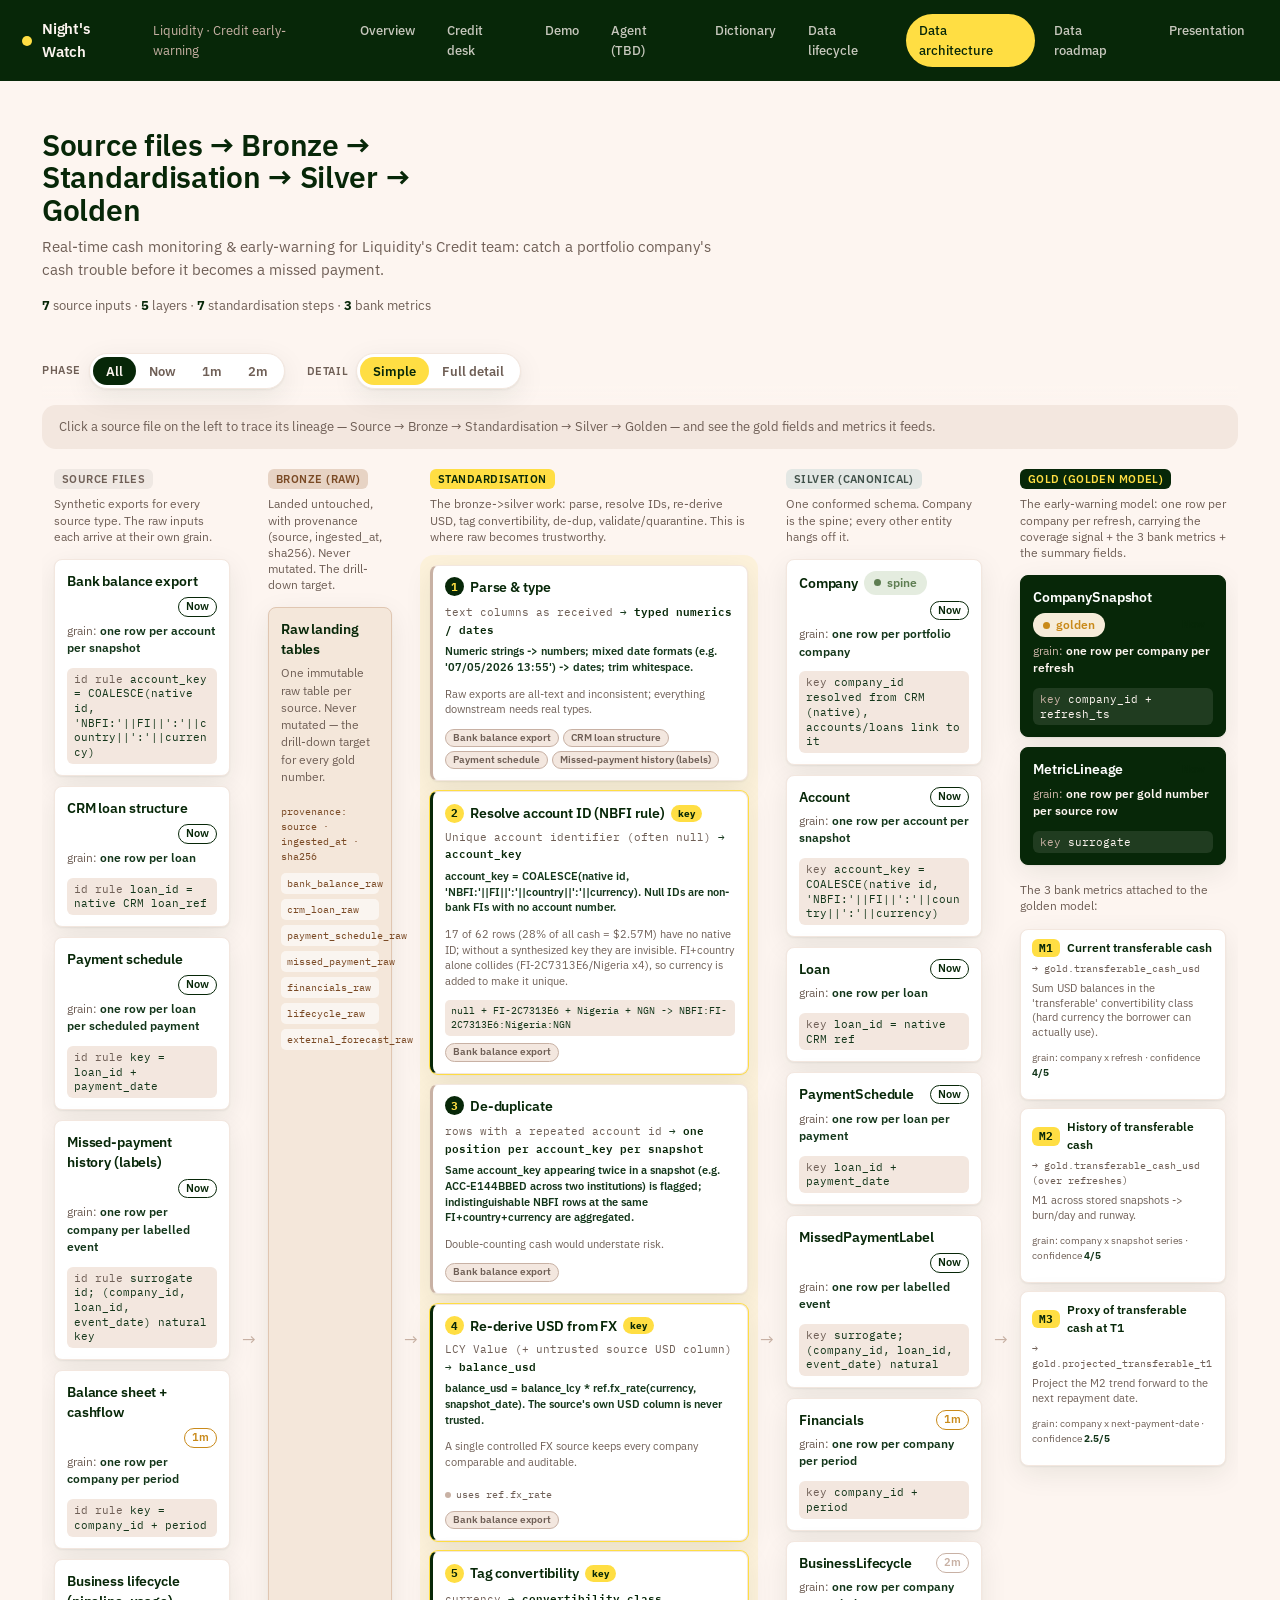
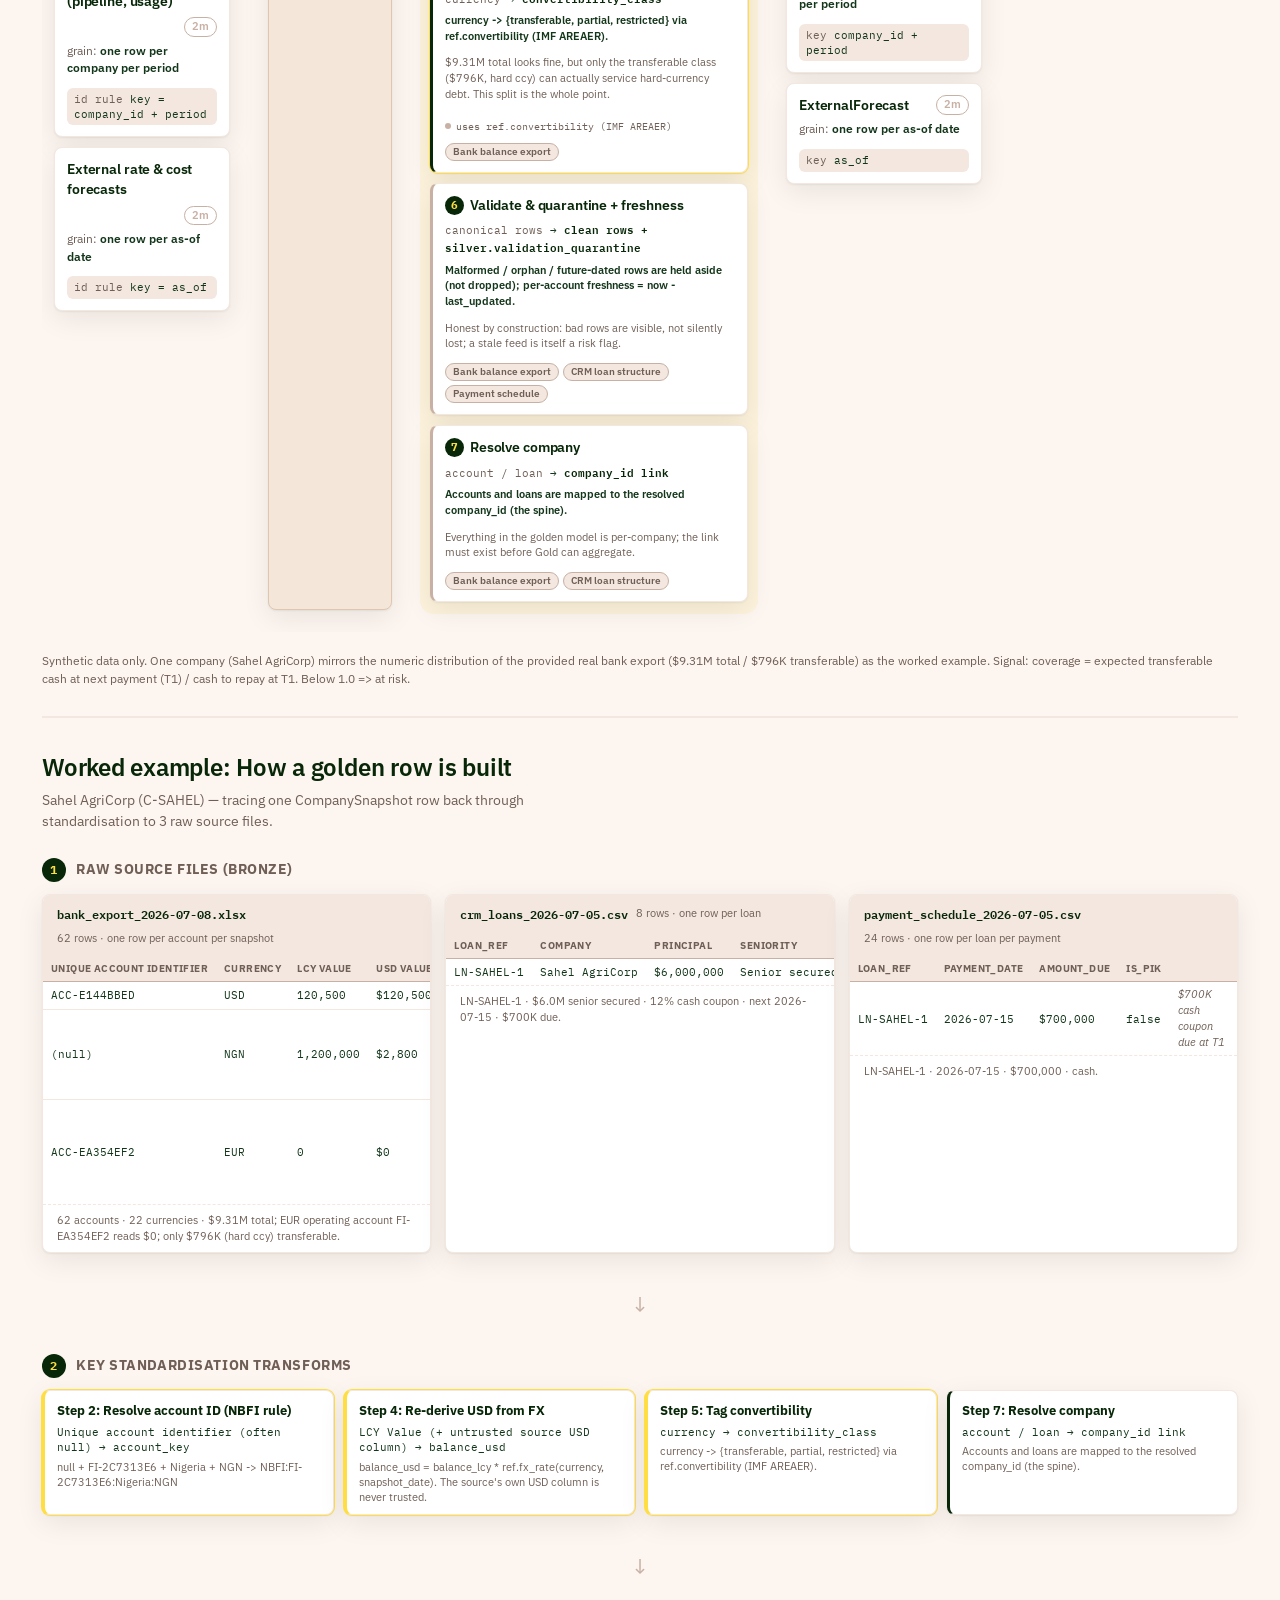
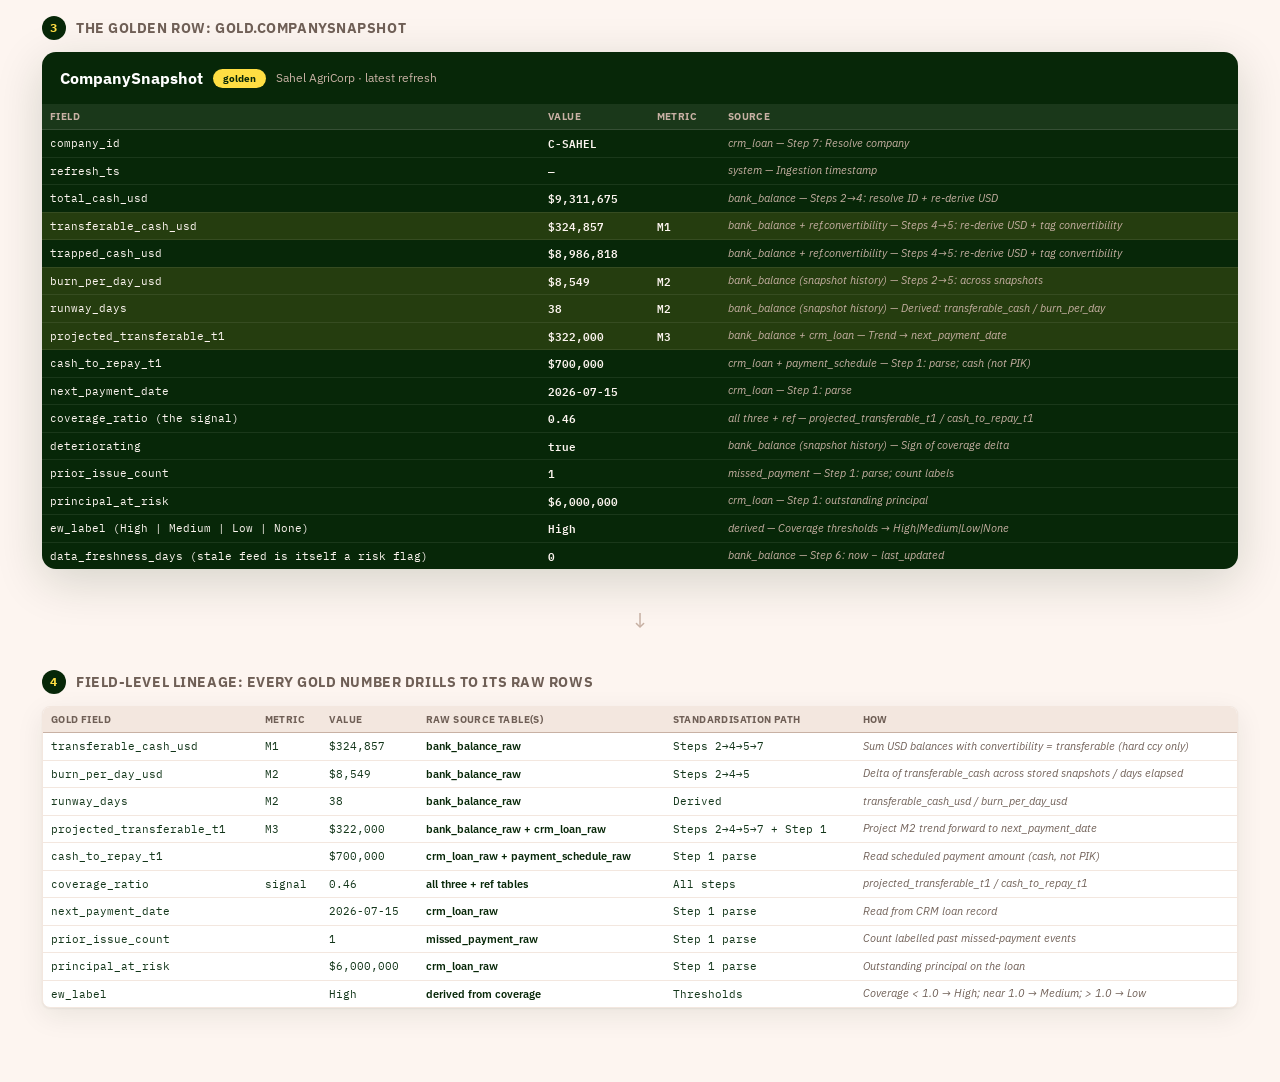
<file: web/diagram.html>
<!doctype html>
<html lang="en">
<head>
<meta charset="utf-8">
<meta name="viewport" content="width=device-width, initial-scale=1">
<title>Data architecture — Project Night's Watch</title>
<link rel="stylesheet" href="theme.css">
<style>
  /* ---- page-specific (scoped dg-*) ---- */
  .dg-head { padding: 26px 0 8px; }
  .dg-head h1 { font-size: 30px; line-height: 1.08; max-width: 24ch; }
  .dg-head .lede { color: var(--taupe); max-width: 78ch; margin-top: 10px; font-size: 15px; }
  .dg-head .counts { margin-top: 12px; font-size: 12.5px; color: var(--taupe); }
  .dg-head .counts b { color: var(--ink); }

  /* control bar */
  .dg-controls {
    position: sticky; top: 56px; z-index: 30;
    display: flex; flex-wrap: wrap; align-items: center; gap: 14px 22px;
    padding: 12px 0; margin: 6px 0 4px;
    background: linear-gradient(var(--sand) 70%, rgba(253,245,240,0));
  }
  .dg-ctl-group { display: flex; align-items: center; gap: 8px; }
  .dg-ctl-group .lbl { font-size: 11px; font-weight: 600; text-transform: uppercase; letter-spacing: .05em; color: var(--taupe); }
  .dg-seg { display: inline-flex; background: var(--white); border: 1px solid var(--sand-500); border-radius: 999px; padding: 3px; box-shadow: var(--shadow); }
  .dg-seg button {
    font-family: var(--font); font-size: 12.5px; font-weight: 600; color: var(--taupe);
    background: transparent; border: none; cursor: pointer; padding: 6px 13px; border-radius: 999px;
    transition: background .15s ease, color .15s ease;
  }
  .dg-seg button:hover { color: var(--ink); }
  .dg-seg button.on { background: var(--ink); color: var(--sand); }
  .dg-seg.accent button.on { background: var(--yellow); color: var(--ink); }
  .dg-spacer { flex: 1 1 auto; }

  /* selection callout */
  .dg-callout {
    display: flex; align-items: center; gap: 12px; flex-wrap: wrap;
    padding: 11px 16px; margin-bottom: 14px; border-radius: var(--radius);
    background: var(--white); border: 1px solid var(--sand-500); box-shadow: var(--shadow);
    font-size: 13px;
  }
  .dg-callout.empty { color: var(--taupe); background: var(--sand-500); border-style: dashed; box-shadow: none; }
  .dg-callout .trace-from { font-weight: 600; }
  .dg-callout .kv { color: var(--taupe); }
  .dg-callout .kv b { color: var(--ink); font-weight: 600; }
  .dg-callout code { font-family: var(--mono); font-size: 12px; color: var(--ink-700); background: var(--sand-500); padding: 1px 6px; border-radius: 6px; }
  .dg-callout .arrow { color: var(--sand-700); font-weight: 700; }
  .dg-mchip { display:inline-flex; align-items:center; font-size:11px; font-weight:700; padding:2px 8px; border-radius:999px; background: var(--ink); color: var(--yellow); font-family: var(--mono); }

  /* diagram scroller + lanes */
  .dg-scroll { overflow-x: auto; overflow-y: hidden; padding: 4px 2px 18px; }
  .dg-diagram { position: relative; display: flex; align-items: stretch; gap: 0; min-width: 1140px; }
  .dg-links { position: absolute; top: 0; left: 0; width: 100%; height: 100%; pointer-events: none; z-index: 3; overflow: visible; }

  .dg-lane { display: flex; flex-direction: column; min-width: 0; z-index: 2; }
  .dg-lane[data-layer="source"]          { flex: 0 0 196px; }
  .dg-lane[data-layer="bronze"]          { flex: 0 0 144px; }
  .dg-lane[data-layer="standardisation"] { flex: 1 1 300px; min-width: 300px; }
  .dg-lane[data-layer="silver"]          { flex: 0 0 216px; }
  .dg-lane[data-layer="gold"]            { flex: 0 0 226px; }

  .dg-lane-head { padding: 0 10px 10px; }
  .dg-lane-head .nw-layer { display: inline-block; }
  .dg-lane-desc { color: var(--taupe); font-size: 11.5px; line-height: 1.4; margin: 7px 0 0; }
  .dg-lane-body { display: flex; flex-direction: column; gap: 10px; padding: 4px 10px; height: 100%; }
  .dg-lane[data-layer="standardisation"] .dg-lane-body { background: rgba(255,222,67,.12); border-radius: var(--radius); padding-top: 10px; padding-bottom: 12px; }

  /* chevrons between lanes */
  .dg-chev { flex: 0 0 18px; display: flex; align-items: center; justify-content: center; color: var(--sand-700); font-size: 17px; z-index: 2; transition: opacity .2s ease; }
  .dg-diagram.has-sel .dg-chev { opacity: .25; }

  /* nodes */
  .dg-node {
    background: var(--white); border: 1px solid var(--sand-500); border-radius: var(--radius-sm);
    box-shadow: var(--shadow); padding: 11px 12px; position: relative;
    transition: opacity .25s ease, box-shadow .2s ease, transform .15s ease, border-color .2s ease;
  }
  .dg-node .row { display: flex; align-items: center; gap: 8px; justify-content: space-between; }
  .dg-node .nm { font-weight: 600; font-size: 13.5px; letter-spacing: -0.01em; }
  .dg-node .grain { color: var(--taupe); font-size: 11.5px; margin-top: 5px; }
  .dg-node .grain b { color: var(--ink-700); font-weight: 600; }
  .dg-node .keyrule { font-family: var(--mono); font-size: 10.5px; color: var(--ink-700); background: var(--sand-500); border-radius: 6px; padding: 4px 7px; margin-top: 7px; word-break: break-word; line-height: 1.4; }
  .dg-node .keyrule .k { color: var(--taupe); }

  .dg-input { cursor: pointer; }
  .dg-input:hover { transform: translateY(-2px); box-shadow: var(--shadow-lg); border-color: var(--sand-700); }
  .dg-input.sel { border-color: var(--ink); box-shadow: 0 0 0 2px var(--ink), var(--shadow); }

  /* highlighted (in lineage) / dimmed (out) */
  .dg-node.hl { box-shadow: 0 0 0 2px var(--yellow), var(--shadow-lg); border-color: var(--ink-700); }
  .dg-diagram.has-sel .dg-node:not(.hl) { opacity: .26; }
  .dg-node.pdim { opacity: .26; }
  .dg-diagram.has-sel .dg-node.hl.pdim { opacity: 1; }

  /* fields (full detail) */
  .dg-fields { list-style: none; margin: 9px 0 0; padding: 8px 0 0; border-top: 1px dashed var(--sand-500); display: none; }
  .dg-diagram.detail .dg-fields { display: block; }
  .dg-fields li { display: flex; align-items: baseline; gap: 7px; padding: 2.5px 0; font-size: 11.5px; line-height: 1.35; }
  .dg-fields .fn { font-family: var(--mono); font-size: 11px; color: var(--ink-700); }
  .dg-fields .ft { color: var(--sand-700); font-size: 10px; font-family: var(--mono); }
  .dg-fields .note { color: var(--taupe); font-size: 10.5px; font-style: italic; }
  .dg-key { font-size: 9px; font-weight: 700; letter-spacing: .03em; padding: 1px 5px; border-radius: 4px; text-transform: uppercase; }
  .dg-key.pk { background: var(--ink); color: var(--yellow); }
  .dg-key.fk { background: var(--sand-700); color: var(--white); }
  .dg-field-hl { background: rgba(255,222,67,.34); border-radius: 5px; padding-left: 5px; margin-left: -5px; }

  /* meta details shown only in full mode */
  .dg-more { display: none; margin-top: 8px; }
  .dg-diagram.detail .dg-more { display: block; }
  .dg-more .cols { display: flex; flex-wrap: wrap; gap: 4px; margin-top: 4px; }
  .dg-tag { font-size: 10px; font-family: var(--mono); color: var(--taupe); background: var(--sand-500); border-radius: 5px; padding: 2px 6px; }
  .dg-mini { font-size: 10.5px; color: var(--taupe); margin-top: 6px; line-height: 1.4; }
  .dg-mini b { color: var(--ink-700); }

  .dg-node-top { display: flex; align-items: center; gap: 6px; flex-wrap: wrap; }
  .dg-node-top .nw-phase { margin-left: auto; }

  /* bronze single node */
  .dg-bronze { background: #f4e7da; border-color: #e0c6b1; height: 100%; display: flex; flex-direction: column; }
  .dg-bronze .prov { font-family: var(--mono); font-size: 10px; color: #7a4a25; margin-top: 7px; }
  .dg-bronze .raws { display: flex; flex-direction: column; gap: 5px; margin-top: 9px; }
  .dg-bronze .raw { font-family: var(--mono); font-size: 10px; color: #7a4a25; background: rgba(255,255,255,.6); border-radius: 5px; padding: 3px 6px; }

  /* standardisation steps */
  .dg-std-step { border-left: 3px solid var(--sand-700); }
  .dg-std-step.key { border-left-color: var(--ink); box-shadow: 0 0 0 1px var(--yellow), var(--shadow); }
  .dg-std-step .stepnum { width: 19px; height: 19px; flex: 0 0 19px; border-radius: 50%; background: var(--ink); color: var(--yellow); font-size: 11px; font-weight: 700; display: flex; align-items: center; justify-content: center; font-family: var(--mono); }
  .dg-std-step.key .stepnum { background: var(--yellow); color: var(--ink); }
  .dg-std-step .star { font-size: 10px; font-weight: 700; color: var(--ink); background: var(--yellow); border-radius: 999px; padding: 1px 7px; }
  .dg-std-step .transform { font-family: var(--mono); font-size: 10.5px; color: var(--ink-700); margin-top: 6px; }
  .dg-std-step .transform .from { color: var(--taupe); }
  .dg-std-step .transform .to { color: var(--ink); font-weight: 600; }
  .dg-std-step .why { font-size: 11px; color: var(--taupe); margin-top: 6px; line-height: 1.42; }
  .dg-std-step .why b { color: var(--ink-700); font-weight: 600; }
  .dg-std-step .eg { font-family: var(--mono); font-size: 10px; color: var(--ink-700); background: var(--sand-500); border-radius: 5px; padding: 4px 6px; margin-top: 6px; line-height: 1.4; word-break: break-word; }
  .dg-std-step .applies { display: flex; flex-wrap: wrap; gap: 4px; margin-top: 7px; }
  .dg-applies-tag { font-size: 9.5px; font-weight: 600; color: var(--taupe); background: var(--sand-500); border: 1px solid var(--sand-700); border-radius: 999px; padding: 1px 7px; }
  .dg-applies-tag.on { background: var(--ink); color: var(--sand); border-color: var(--ink); }
  .dg-refchip { display: inline-flex; align-items: center; gap: 5px; font-size: 10px; font-family: var(--mono); color: var(--taupe); margin-top: 4px; }
  .dg-refchip .dot { width: 6px; height: 6px; border-radius: 50%; background: var(--sand-700); }

  /* gold lane */
  .dg-gold { background: var(--ink); color: var(--sand); border-color: var(--ink); }
  .dg-gold .nm { color: var(--white); }
  .dg-gold .grain { color: var(--sand-700); }
  .dg-gold .grain b { color: var(--sand); }
  .dg-gold .keyrule { background: rgba(253,245,240,.10); color: var(--sand); }
  .dg-gold .keyrule .k { color: var(--sand-700); }
  .dg-gold .dg-fields { border-top-color: rgba(253,245,240,.18); }
  .dg-gold .dg-fields .fn { color: var(--sand); }
  .dg-gold .dg-fields .note { color: var(--sand-700); }
  .dg-gold .dg-field-hl { background: rgba(255,222,67,.26); }
  .dg-gold .dg-field-hl .fn { color: var(--yellow); }
  .dg-metrics { display: flex; flex-direction: column; gap: 8px; margin-top: 4px; }
  .dg-metric { background: var(--white); border: 1px solid var(--sand-500); border-radius: var(--radius-sm); padding: 9px 11px; box-shadow: var(--shadow); transition: box-shadow .2s ease, opacity .2s ease; }
  .dg-metric .mh { display: flex; align-items: center; gap: 7px; }
  .dg-metric .mid { font-family: var(--mono); font-weight: 700; font-size: 11px; color: var(--ink); background: var(--yellow); border-radius: 6px; padding: 1px 7px; }
  .dg-metric .mn { font-weight: 600; font-size: 12px; }
  .dg-metric .mfield { font-family: var(--mono); font-size: 10px; color: var(--taupe); margin-top: 4px; }
  .dg-metric .mmethod { font-size: 10.5px; color: var(--taupe); margin-top: 5px; line-height: 1.4; }
  .dg-metric .conf { font-size: 10px; color: var(--taupe); margin-top: 5px; }
  .dg-metric .conf b { color: var(--ink-700); }
  .dg-metric.mhl { box-shadow: 0 0 0 2px var(--yellow), var(--shadow); }

  .dg-foot { color: var(--taupe); font-size: 12px; padding: 8px 0 16px; }
  .dg-foot code { font-family: var(--mono); }

  /* ---- worked example section ---- */
  .dg-ex { border-top: 2px solid var(--sand-500); padding: 36px 0 52px; margin-top: 8px; }
  .dg-ex h2 { font-size: 24px; line-height: 1.15; }
  .dg-ex .dg-ex-sub { color: var(--taupe); font-size: 14px; margin: 8px 0 0; max-width: 68ch; }
  .dg-ex-flow { display: flex; flex-direction: column; gap: 28px; margin-top: 26px; }
  .dg-ex-stage { position: relative; }
  .dg-ex-stage h3 { font-size: 14px; font-weight: 700; text-transform: uppercase; letter-spacing: .04em; color: var(--taupe); margin: 0 0 12px; display: flex; align-items: center; gap: 10px; }
  .dg-ex-stage h3 .num { width: 24px; height: 24px; flex: 0 0 24px; border-radius: 50%; background: var(--ink); color: var(--yellow); font-family: var(--mono); font-size: 12px; font-weight: 700; display: flex; align-items: center; justify-content: center; }
  .dg-ex-files { display: flex; gap: 14px; flex-wrap: wrap; }
  .dg-ex-file { flex: 1 1 300px; min-width: 280px; max-width: 420px; background: var(--white); border: 1px solid var(--sand-500); border-radius: var(--radius-sm); box-shadow: var(--shadow); overflow: hidden; }
  .dg-ex-file-head { padding: 10px 14px; background: var(--sand-500); display: flex; align-items: center; gap: 8px; flex-wrap: wrap; }
  .dg-ex-file-head .fname { font-family: var(--mono); font-size: 12px; font-weight: 600; color: var(--ink); }
  .dg-ex-file-head .fmeta { font-size: 10.5px; color: var(--taupe); }
  .dg-ex-tbl { width: 100%; border-collapse: collapse; font-size: 11.5px; }
  .dg-ex-tbl th { background: var(--sand-500); color: var(--taupe); font-size: 10px; font-weight: 700; text-transform: uppercase; letter-spacing: .04em; padding: 5px 8px; text-align: left; white-space: nowrap; border-bottom: 1px solid var(--sand-700); }
  .dg-ex-tbl td { padding: 5px 8px; border-bottom: 1px solid var(--sand-500); font-family: var(--mono); font-size: 11px; color: var(--ink-700); white-space: nowrap; }
  .dg-ex-tbl td.note-cell { font-family: var(--font); font-style: italic; color: var(--taupe); font-size: 10.5px; white-space: normal; }
  .dg-ex-tbl tr:last-child td { border-bottom: none; }
  .dg-ex-file .sample { padding: 8px 14px; font-size: 11px; color: var(--taupe); line-height: 1.4; border-top: 1px dashed var(--sand-500); }
  .dg-ex-arrow { text-align: center; font-size: 22px; color: var(--sand-700); padding: 6px 0; }
  .dg-ex-steps { display: flex; flex-wrap: wrap; gap: 10px; }
  .dg-ex-step { flex: 1 1 220px; min-width: 200px; max-width: 350px; background: var(--white); border: 1px solid var(--sand-500); border-left: 3px solid var(--ink); border-radius: var(--radius-sm); padding: 10px 12px; box-shadow: var(--shadow); }
  .dg-ex-step.key { border-left-color: var(--yellow); box-shadow: 0 0 0 1px var(--yellow), var(--shadow); }
  .dg-ex-step .sn { font-weight: 700; font-size: 12.5px; }
  .dg-ex-step .sr { font-family: var(--mono); font-size: 10.5px; color: var(--ink-700); margin-top: 5px; }
  .dg-ex-step .sw { font-size: 10.5px; color: var(--taupe); margin-top: 4px; line-height: 1.4; }
  .dg-ex-gold { background: var(--ink); border-radius: var(--radius); overflow: hidden; box-shadow: var(--shadow-lg); }
  .dg-ex-gold-head { padding: 14px 18px; display: flex; align-items: center; gap: 10px; flex-wrap: wrap; }
  .dg-ex-gold-head .gname { font-weight: 700; font-size: 16px; color: var(--white); }
  .dg-ex-gold-head .gpill { font-size: 10px; font-weight: 700; padding: 2px 10px; border-radius: 999px; background: var(--yellow); color: var(--ink); }
  .dg-ex-gold-head .gsub { font-size: 12px; color: var(--sand-700); }
  .dg-ex-gold .dg-ex-tbl th { background: rgba(253,245,240,.08); color: var(--sand-700); border-bottom-color: rgba(253,245,240,.12); }
  .dg-ex-gold .dg-ex-tbl td { color: var(--sand); border-bottom-color: rgba(253,245,240,.08); }
  .dg-ex-gold .dg-ex-tbl td.note-cell { color: var(--sand-700); }
  .dg-ex-gold .dg-ex-tbl td.val { font-weight: 600; }
  .dg-ex-gold .dg-ex-tbl tr.hl-row td { background: rgba(255,222,67,.12); }
  .dg-ex-lineage { background: var(--white); border: 1px solid var(--sand-500); border-radius: var(--radius-sm); box-shadow: var(--shadow); overflow-x: auto; }
  .dg-ex-lineage .dg-ex-tbl td.src { color: var(--ink); font-weight: 600; font-family: var(--font); }

  @media (max-width: 900px) {
    .dg-controls { top: 0; }
    .dg-head h1 { font-size: 25px; }
    .dg-ex h2 { font-size: 20px; }
  }
</style>
</head>
<body>
<div class="nw-topbar">
  <span class="nw-logo"><span class="dot"></span> Night's Watch</span>
  <span class="nw-tag">Liquidity · Credit early-warning</span>
  <nav class="nw-nav">
    <a href="index.html">Overview</a>
    <a href="product.html">Credit desk</a>
    <a href="demo.html">Demo</a>
    <a href="agent.html">Agent (TBD)</a>
    <a href="dictionary.html">Dictionary</a>
    <a href="lifecycle.html">Data lifecycle</a>
    <a href="diagram.html" class="active">Data architecture</a>
    <a href="roadmap.html">Data roadmap</a>
    <a href="presentation.html">Presentation</a>
  </nav>
</div>

<div class="nw-wrap">
  <header class="dg-head">
    <h1 id="dg-title">Source files → Bronze → Standardisation → Silver → Golden</h1>
    <p class="lede" id="dg-lede"></p>
    <p class="counts" id="dg-counts"></p>
  </header>

  <div class="dg-controls">
    <div class="dg-ctl-group">
      <span class="lbl">Phase</span>
      <div class="dg-seg" id="dg-phase"></div>
    </div>
    <div class="dg-ctl-group">
      <span class="lbl">Detail</span>
      <div class="dg-seg accent" id="dg-detail">
        <button data-detail="simple" class="on">Simple</button>
        <button data-detail="full">Full detail</button>
      </div>
    </div>
    <div class="dg-spacer"></div>
    <button class="nw-btn ghost" id="dg-clear" style="display:none">Clear selection</button>
  </div>

  <div class="dg-callout empty" id="dg-callout"></div>

  <div class="dg-scroll">
    <div class="dg-diagram" id="dg-diagram">
      <svg class="dg-links" id="dg-links" aria-hidden="true">
        <defs>
          <marker id="dg-arrow" viewBox="0 0 10 10" refX="9" refY="5" markerWidth="7" markerHeight="7" orient="auto-start-reverse">
            <path d="M0,0 L10,5 L0,10 z" fill="#13361a"></path>
          </marker>
        </defs>
      </svg>
    </div>
  </div>

  <p class="dg-foot" id="dg-foot"></p>

  <section class="dg-ex" id="dg-example"></section>
</div>

<script>
  // ---- resilient spec loader (works in-repo web/ and flattened on Pages) ----
  function loadSpec(srcs, done){
    if(!srcs.length) return done(new Error('no spec'));
    var s = document.createElement('script'); s.src = srcs[0];
    s.onload = function(){ done(); };
    s.onerror = function(){ loadSpec(srcs.slice(1), done); };
    document.head.appendChild(s);
  }
  loadSpec(['../spec/ontology.js', 'ontology.js'], function(err){
    if(err || !window.NW_SPEC){ document.getElementById('dg-lede').textContent = 'Could not load the spec (window.NW_SPEC).'; return; }
    try { init(window.NW_SPEC); }
    catch(e){ console.error(e); }
  });

  function init(SPEC){
    var diagram = document.getElementById('dg-diagram');
    var links   = document.getElementById('dg-links');
    var callout = document.getElementById('dg-callout');

    var state = { input: null, phase: 'All', detail: 'simple' };

    // ---- header copy from spec ----
    document.getElementById('dg-lede').textContent = SPEC.meta.purpose;
    document.getElementById('dg-counts').innerHTML =
      '<b>' + SPEC.inputs.length + '</b> source inputs · <b>' + SPEC.layers.length + '</b> layers · <b>' +
      SPEC.standardisation.length + '</b> standardisation steps · <b>' + SPEC.metrics.length + '</b> bank metrics';
    document.getElementById('dg-foot').textContent =
      SPEC.meta.note + '  Signal: ' + SPEC.meta.signal;

    // ---- helpers ----
    function h(tag, cls, txt){ var e = document.createElement(tag); if(cls) e.className = cls; if(txt != null) e.textContent = txt; return e; }
    function entityByFeed(feed){
      var key = String(feed).split('.').pop().replace(/_/g,'').toLowerCase();
      return SPEC.entities.filter(function(e){ return e.name.replace(/_/g,'').toLowerCase() === key; })[0];
    }
    function inputName(id){ var i = SPEC.inputs.filter(function(x){ return x.id === id; })[0]; return i ? i.name : id; }
    function goldEntity(){ return SPEC.entities.filter(function(e){ return e.golden; })[0]; }

    // ---- lineage computation for a selected input ----
    function lineageFor(inp){
      var set = { inputs:{}, std:{}, entities:{}, goldFields:{}, metricIds:{} };
      set.inputs[inp.id] = true;
      set.bronze = true;
      SPEC.standardisation.forEach(function(s){ if(s.applies_to.indexOf(inp.id) !== -1) set.std[s.step] = true; });
      (inp.feeds || []).forEach(function(f){ var e = entityByFeed(f); if(e) set.entities[e.name] = true; });
      var gold = goldEntity();
      if(gold){
        set.entities[gold.name] = true;
        (gold.fields || []).forEach(function(fld){
          (inp.metrics || []).forEach(function(m){
            if(fld.metric && m.indexOf(fld.metric) !== -1){ set.goldFields[fld.name] = true; }
            else if(m.indexOf(fld.name) !== -1){ set.goldFields[fld.name] = true; }
          });
        });
      }
      (inp.metrics || []).forEach(function(m){
        ['M1','M2','M3'].forEach(function(mid){ if(m.indexOf(mid) !== -1) set.metricIds[mid] = true; });
      });
      return set;
    }

    // ---- build lanes ----
    var laneBodies = {};   // layer id -> body element
    SPEC.layers.forEach(function(layer, idx){
      if(idx > 0){ var chev = h('div','dg-chev'); chev.textContent = '→'; diagram.appendChild(chev); }
      var lane = h('div','dg-lane'); lane.setAttribute('data-layer', layer.id);
      var head = h('div','dg-lane-head');
      head.appendChild(h('span','nw-layer nw-layer-' + layer.id, layer.name));
      head.appendChild(h('p','dg-lane-desc', layer.desc));
      lane.appendChild(head);
      var body = h('div','dg-lane-body'); lane.appendChild(body);
      laneBodies[layer.id] = body;
      diagram.appendChild(lane);
    });

    // ---- SOURCE lane: one card per input ----
    var inputNodes = {};
    SPEC.inputs.forEach(function(inp){
      var card = h('div','dg-node dg-input'); card.id = 'in-' + inp.id;
      var top = h('div','dg-node-top');
      top.appendChild(h('span','nm', inp.name));
      top.appendChild(h('span','nw-phase nw-phase-' + inp.phase, phaseLabel(inp.phase)));
      card.appendChild(top);
      var grain = h('p','grain'); grain.innerHTML = 'grain: <b>' + esc(inp.grain) + '</b>';
      card.appendChild(grain);
      var kr = h('div','keyrule'); kr.innerHTML = '<span class="k">id rule</span> ' + esc(inp.id_rule);
      card.appendChild(kr);
      // more (full detail)
      var more = h('div','dg-more');
      more.appendChild(line('cadence', inp.cadence));
      var cols = h('div','cols');
      (inp.example_columns || []).forEach(function(c){ cols.appendChild(h('span','dg-tag', c)); });
      more.appendChild(cols);
      var feedsTxt = (inp.feeds || []).join(', ');
      var metTxt = (inp.metrics || []).join(', ');
      var mini = h('p','dg-mini'); mini.innerHTML = '<b>feeds →</b> ' + esc(feedsTxt) + '<br><b>metrics →</b> ' + esc(metTxt);
      more.appendChild(mini);
      if(inp.real_sample_note){ more.appendChild(h('p','dg-mini', inp.real_sample_note)); }
      card.appendChild(more);
      card.addEventListener('click', function(){ selectInput(inp.id); });
      laneBodies.source.appendChild(card);
      inputNodes[inp.id] = card;
    });

    // ---- BRONZE lane: single raw-landing node ----
    var bronzeNode = h('div','dg-node dg-bronze'); bronzeNode.id = 'node-bronze';
    bronzeNode.appendChild(h('div','nm', 'Raw landing tables'));
    bronzeNode.appendChild(h('p','grain', 'One immutable raw table per source. Never mutated — the drill-down target for every gold number.'));
    var prov = h('div','prov'); prov.textContent = 'provenance: source · ingested_at · sha256'; bronzeNode.appendChild(prov);
    var raws = h('div','raws');
    SPEC.inputs.forEach(function(inp){ raws.appendChild(h('div','raw', inp.id + '_raw')); });
    bronzeNode.appendChild(raws);
    laneBodies.bronze.appendChild(bronzeNode);

    // ---- STANDARDISATION lane: the centrepiece ----
    var KEY_STEPS = { 2:true, 4:true, 5:true }; // NBFI id-resolution + FX re-derivation + convertibility
    SPEC.standardisation.forEach(function(s){
      var card = h('div','dg-node dg-std-step' + (KEY_STEPS[s.step] ? ' key' : ''));
      card.id = 'std-' + s.step;
      var top = h('div','dg-node-top');
      top.appendChild(h('span','stepnum', String(s.step)));
      top.appendChild(h('span','nm', s.name));
      if(KEY_STEPS[s.step]) top.appendChild(h('span','star', 'key'));
      card.appendChild(top);
      var tr = h('div','transform');
      tr.innerHTML = '<span class="from">' + esc(s.from) + '</span> → <span class="to">' + esc(s.to) + '</span>';
      card.appendChild(tr);
      var why = h('p','why'); why.innerHTML = '<b>' + esc(s.rule) + '</b>';
      card.appendChild(why);
      card.appendChild(h('p','why', s.why));
      if(s.example){ card.appendChild(h('div','eg', s.example)); }
      // reference data used by FX / convertibility steps
      if(s.step === 4){ var r4 = h('div','dg-refchip'); r4.innerHTML = '<span class="dot"></span> uses ref.fx_rate'; card.appendChild(r4); }
      if(s.step === 5){ var r5 = h('div','dg-refchip'); r5.innerHTML = '<span class="dot"></span> uses ref.convertibility (IMF AREAER)'; card.appendChild(r5); }
      var applies = h('div','applies');
      (s.applies_to || []).forEach(function(id){
        var t = h('span','dg-applies-tag', inputName(id)); t.setAttribute('data-input', id);
        applies.appendChild(t);
      });
      card.appendChild(applies);
      laneBodies.standardisation.appendChild(card);
    });

    // ---- SILVER lane: silver-layer entities (spine first) ----
    var entityNodes = {};
    var silverEntities = SPEC.entities.filter(function(e){ return e.layer === 'silver'; })
      .sort(function(a,b){ return (b.spine?1:0) - (a.spine?1:0); });
    silverEntities.forEach(function(e){ laneBodies.silver.appendChild(entityCard(e)); });

    // ---- GOLD lane: golden node(s) + the 3 metrics ----
    var goldEntities = SPEC.entities.filter(function(e){ return e.layer === 'gold'; })
      .sort(function(a,b){ return (b.golden?1:0) - (a.golden?1:0); });
    goldEntities.forEach(function(e){ laneBodies.gold.appendChild(entityCard(e)); });

    laneBodies.gold.appendChild(h('p','dg-lane-desc', 'The 3 bank metrics attached to the golden model:'));
    var metricsWrap = h('div','dg-metrics');
    var metricNodes = {};
    SPEC.metrics.forEach(function(m){
      var mc = h('div','dg-metric'); mc.id = 'metric-' + m.id;
      var mh = h('div','mh'); mh.appendChild(h('span','mid', m.id)); mh.appendChild(h('span','mn', m.name)); mc.appendChild(mh);
      mc.appendChild(h('div','mfield', '→ gold.' + m.gold_field));
      mc.appendChild(h('p','mmethod', m.method));
      var conf = h('p','conf'); conf.innerHTML = 'grain: ' + esc(m.grain) + ' · confidence <b>' + esc(m.confidence) + '</b>';
      mc.appendChild(conf);
      metricsWrap.appendChild(mc);
      metricNodes[m.id] = mc;
    });
    metricsWrap.id = 'metrics-block';
    laneBodies.gold.appendChild(metricsWrap);

    // ---- entity card builder ----
    function entityCard(e){
      var isGold = e.layer === 'gold';
      var card = h('div','dg-node ' + (isGold ? 'dg-gold dg-entity' : 'dg-entity'));
      card.id = 'ent-' + e.name;
      var top = h('div','dg-node-top');
      var nm = h('span','nm', e.name);
      top.appendChild(nm);
      if(e.spine) top.appendChild(h('span','nw-pill nw-risk-Low', 'spine'));
      if(e.golden) top.appendChild(h('span','nw-pill nw-risk-Medium', 'golden'));
      top.appendChild(h('span','nw-phase nw-phase-' + e.phase, phaseLabel(e.phase)));
      card.appendChild(top);
      var grain = h('p','grain'); grain.innerHTML = 'grain: <b>' + esc(e.grain) + '</b>';
      card.appendChild(grain);
      var kr = h('div','keyrule'); kr.innerHTML = '<span class="k">key</span> ' + esc(e.key_rule);
      card.appendChild(kr);
      var ul = h('ul','dg-fields');
      (e.fields || []).forEach(function(f){
        var li = h('li'); li.setAttribute('data-field', f.name);
        if(f.key){ li.appendChild(h('span','dg-key ' + (f.key.indexOf('PK') !== -1 ? 'pk' : 'fk'), f.key.indexOf('PK') !== -1 ? 'PK' : 'FK')); }
        li.appendChild(h('span','fn', f.name));
        li.appendChild(h('span','ft', f.type));
        if(f.metric){ li.appendChild(h('span','dg-mchip', f.metric)); }
        if(f.note){ li.appendChild(h('span','note', f.note)); }
        ul.appendChild(li);
      });
      card.appendChild(ul);
      entityNodes[e.name] = card;
      return card;
    }

    function line(label, val){ var p = h('p','dg-mini'); p.innerHTML = '<b>' + esc(label) + ':</b> ' + esc(val); return p; }
    function esc(s){ return String(s == null ? '' : s).replace(/&/g,'&amp;').replace(/</g,'&lt;').replace(/>/g,'&gt;'); }

    // ---- phase label helper ----
    function phaseLabel(p){ return p==='Medium'?'1m':p==='Later'?'2m':p; }

    // ---- phase filter buttons ----
    var phases = ['All']; SPEC.inputs.concat(SPEC.entities).forEach(function(x){ if(x.phase && phases.indexOf(x.phase) === -1) phases.push(x.phase); });
    var phaseSeg = document.getElementById('dg-phase');
    phases.forEach(function(p){
      var b = h('button', p === 'All' ? 'on' : '', phaseLabel(p)); b.setAttribute('data-phase', p);
      b.addEventListener('click', function(){ state.phase = p; syncSeg(phaseSeg, 'data-phase', p); recompute(); });
      phaseSeg.appendChild(b);
    });

    // ---- detail toggle ----
    var detailSeg = document.getElementById('dg-detail');
    detailSeg.querySelectorAll('button').forEach(function(b){
      b.addEventListener('click', function(){ state.detail = b.getAttribute('data-detail'); syncSeg(detailSeg, 'data-detail', state.detail); applyDetail(); recompute(); });
    });

    document.getElementById('dg-clear').addEventListener('click', function(){ selectInput(null); });

    function syncSeg(seg, attr, val){ seg.querySelectorAll('button').forEach(function(b){ b.classList.toggle('on', b.getAttribute(attr) === val); }); }
    function applyDetail(){ diagram.classList.toggle('detail', state.detail === 'full'); }

    // ---- selection ----
    function selectInput(id){
      state.input = (state.input === id) ? null : id;
      Object.keys(inputNodes).forEach(function(k){ inputNodes[k].classList.toggle('sel', k === state.input); });
      document.getElementById('dg-clear').style.display = state.input ? '' : 'none';
      recompute();
    }

    function phaseOut(node){ return state.phase !== 'All' && node.phase && node.phase !== state.phase; }

    // ---- recompute dim/highlight + callout + links ----
    function recompute(){
      var sel = state.input ? SPEC.inputs.filter(function(x){ return x.id === state.input; })[0] : null;
      var lin = sel ? lineageFor(sel) : null;
      diagram.classList.toggle('has-sel', !!sel);

      // inputs
      SPEC.inputs.forEach(function(inp){
        var n = inputNodes[inp.id];
        n.classList.toggle('pdim', phaseOut(inp));
        n.classList.toggle('hl', !!(lin && lin.inputs[inp.id]));
      });
      // bronze
      bronzeNode.classList.toggle('hl', !!(lin && lin.bronze));
      // std steps
      SPEC.standardisation.forEach(function(s){
        var n = document.getElementById('std-' + s.step);
        n.classList.toggle('hl', !!(lin && lin.std[s.step]));
        n.querySelectorAll('.dg-applies-tag').forEach(function(t){
          t.classList.toggle('on', !!(sel && t.getAttribute('data-input') === sel.id));
        });
      });
      // entities
      SPEC.entities.forEach(function(e){
        var n = entityNodes[e.name]; if(!n) return;
        n.classList.toggle('pdim', phaseOut(e));
        n.classList.toggle('hl', !!(lin && lin.entities[e.name]));
        // gold field highlight
        n.querySelectorAll('.dg-fields li').forEach(function(li){
          var fn = li.getAttribute('data-field');
          li.classList.toggle('dg-field-hl', !!(lin && lin.goldFields[fn]));
        });
      });
      // metrics
      SPEC.metrics.forEach(function(m){ metricNodes[m.id].classList.toggle('mhl', !!(lin && lin.metricIds[m.id])); });

      updateCallout(sel, lin);
      requestAnimationFrame(function(){ drawLinks(sel, lin); });
    }

    // ---- callout ----
    function updateCallout(sel, lin){
      callout.innerHTML = '';
      if(!sel){
        callout.classList.add('empty');
        callout.textContent = 'Click a source file on the left to trace its lineage — Source → Bronze → Standardisation → Silver → Golden — and see the gold fields and metrics it feeds.';
        return;
      }
      callout.classList.remove('empty');
      callout.appendChild(span('trace-from', 'Tracing  ' + sel.name));
      callout.appendChild(arrow());
      callout.appendChild(kv('grain', sel.grain));
      callout.appendChild(arrow());
      var feedNames = (sel.feeds || []).map(function(f){ var e = entityByFeed(f); return e ? e.name : f; }).join(' · ');
      callout.appendChild(kv('silver', feedNames));
      callout.appendChild(arrow());
      callout.appendChild(kv('golden', (goldEntity() ? goldEntity().name : 'CompanySnapshot')));
      var metricIds = Object.keys(lin.metricIds);
      if(metricIds.length){
        callout.appendChild(arrow());
        var mwrap = span('kv', ''); mwrap.appendChild(document.createTextNode(' '));
        metricIds.sort().forEach(function(mid){ var c = h('span','dg-mchip', mid); c.style.marginLeft = '4px'; mwrap.appendChild(c); });
        callout.appendChild(mwrap);
      }
      var idrule = h('code', null, sel.id_rule);
      var krwrap = span('kv',''); krwrap.appendChild(document.createTextNode('id rule ')); krwrap.appendChild(idrule);
      callout.appendChild(document.createElement('br'));
      callout.appendChild(krwrap);
    }
    function span(cls, txt){ return h('span', cls, txt); }
    function kv(label, val){ var s = h('span','kv'); s.innerHTML = label + ' <b>' + esc(val) + '</b>'; return s; }
    function arrow(){ return h('span','arrow','→'); }

    // ---- SVG lineage connectors ----
    function center(el, side){
      var d = diagram.getBoundingClientRect();
      var r = el.getBoundingClientRect();
      var x = side === 'right' ? (r.right - d.left) : (side === 'left' ? (r.left - d.left) : (r.left - d.left + r.width/2));
      var y = r.top - d.top + r.height/2;
      return { x: x, y: y };
    }
    function pathBetween(a, b){
      var dx = Math.max(28, (b.x - a.x) * 0.5);
      return 'M' + a.x + ',' + a.y + ' C' + (a.x + dx) + ',' + a.y + ' ' + (b.x - dx) + ',' + b.y + ' ' + b.x + ',' + b.y;
    }
    function addLink(a, b){
      if(!a || !b) return;
      var p = document.createElementNS('http://www.w3.org/2000/svg','path');
      p.setAttribute('d', pathBetween(a, b));
      p.setAttribute('fill','none');
      p.setAttribute('stroke','#13361a');
      p.setAttribute('stroke-width','2');
      p.setAttribute('stroke-opacity','0.5');
      p.setAttribute('marker-end','url(#dg-arrow)');
      links.appendChild(p);
    }
    function clearLinks(){ links.querySelectorAll('path').forEach(function(p){ p.remove(); }); }
    function drawLinks(sel, lin){
      clearLinks();
      links.setAttribute('width', diagram.scrollWidth);
      links.setAttribute('height', diagram.scrollHeight);
      links.setAttribute('viewBox', '0 0 ' + diagram.scrollWidth + ' ' + diagram.scrollHeight);
      if(!sel || !lin) return;
      var inNode = inputNodes[sel.id];
      addLink(center(inNode,'right'), center(bronzeNode,'left'));
      addLink(center(bronzeNode,'right'), center(laneBodies.standardisation,'left'));
      var stdRight = center(laneBodies.standardisation,'right');
      var silver = Object.keys(lin.entities).filter(function(name){ var e = entityNodes[name]; return e && !e.classList.contains('dg-gold'); });
      var goldNode = entityNodes[goldEntity() ? goldEntity().name : 'CompanySnapshot'];
      silver.forEach(function(name){
        var en = entityNodes[name];
        addLink(stdRight, center(en,'left'));
        if(goldNode) addLink(center(en,'right'), center(goldNode,'left'));
      });
    }

    // redraw connectors on resize / scroll if a selection is active
    var rT;
    window.addEventListener('resize', function(){ clearTimeout(rT); rT = setTimeout(function(){ if(state.input) recompute(); }, 120); });

    // ---- initial paint ----
    applyDetail();
    recompute();

    // ---- worked example section ----
    buildWorkedExample(SPEC);
  }

  function buildWorkedExample(SPEC){
    var ex = document.getElementById('dg-example');
    if(!ex) return;
    var co = SPEC.portfolio && SPEC.portfolio.filter(function(c){ return c.is_worked_example; })[0];
    if(!co) return;
    var lc = SPEC.lifecycle || {};
    var ev = (SPEC.evidence && SPEC.evidence.files) || [];
    var goldEnt = SPEC.entities.filter(function(e){ return e.golden; })[0];

    function h(tag, cls, txt){ var e = document.createElement(tag); if(cls) e.className = cls; if(txt != null) e.textContent = txt; return e; }
    function esc(s){ return String(s == null ? '' : s).replace(/&/g,'&amp;').replace(/</g,'&lt;').replace(/>/g,'&gt;'); }
    function fmt(n){ if(n == null) return '—'; if(typeof n === 'number') return n >= 1000 ? '$' + n.toLocaleString('en-US') : String(n); return String(n); }

    // Title
    ex.appendChild(h('h2', null, 'Worked example: How a golden row is built'));
    ex.appendChild(h('p', 'dg-ex-sub', co.name + ' (' + co.company_id + ') — tracing one CompanySnapshot row back through standardisation to 3 raw source files.'));

    var flow = h('div', 'dg-ex-flow');

    // ========== STAGE 1: RAW SOURCE FILES ==========
    var s1 = h('div', 'dg-ex-stage');
    var h3a = h('h3'); h3a.appendChild(h('span','num','1')); h3a.appendChild(document.createTextNode('Raw source files (Bronze)')); s1.appendChild(h3a);
    var files = h('div', 'dg-ex-files');

    // Bank balance file
    var bankFile = ev.filter(function(f){ return f.id === 'f_bank'; })[0];
    var bankInput = SPEC.inputs.filter(function(i){ return i.id === 'bank_balance'; })[0];
    if(bankFile && bankInput){
      var fc1 = buildFileCard(bankFile, bankInput.example_columns, [
        ['ACC-E144BBED', 'USD', '120,500', '$120,500', 'FI-7B923A', 'Kenya', '2026-07-08'],
        ['(null)', 'NGN', '1,200,000', '$2,800', 'FI-2C7313E6', 'Nigeria', '2026-07-08'],
        ['ACC-EA354EF2', 'EUR', '0', '$0', 'FI-EA354EF2', 'France', '2026-07-08']
      ], [
        '',
        'null ID — NBFI rule will synthesize account_key',
        'EUR operating account swept to $0 — triggers the alert'
      ]);
      files.appendChild(fc1);
    }

    // CRM loan file
    var crmFile = ev.filter(function(f){ return f.id === 'f_crm'; })[0];
    var crmInput = SPEC.inputs.filter(function(i){ return i.id === 'crm_loan'; })[0];
    if(crmFile && crmInput){
      var crmCols = ['loan_ref','company','principal','seniority','coupon','cash/pik','next_pay_date'];
      var fc2 = buildFileCard(crmFile, crmCols, [
        [co.loan.loan_id, co.name, fmt(co.loan.principal), co.loan.seniority, (co.loan.coupon_rate*100)+'%', co.loan.cash_vs_pik, co.loan.next_payment_date]
      ], ['']);
      files.appendChild(fc2);
    }

    // Payment schedule file
    var payFile = ev.filter(function(f){ return f.id === 'f_pay'; })[0];
    var payInput = SPEC.inputs.filter(function(i){ return i.id === 'payment_schedule'; })[0];
    if(payFile && payInput){
      var fc3 = buildFileCard(payFile, payInput.example_columns, [
        [co.loan.loan_id, co.loan.next_payment_date, fmt(co.loan.cash_to_repay_t1), 'false']
      ], ['$700K cash coupon due at T1']);
      files.appendChild(fc3);
    }
    s1.appendChild(files);
    flow.appendChild(s1);

    flow.appendChild(h('div', 'dg-ex-arrow', '↓'));

    // ========== STAGE 2: KEY STANDARDISATION ==========
    var s2 = h('div', 'dg-ex-stage');
    var h3b = h('h3'); h3b.appendChild(h('span','num','2')); h3b.appendChild(document.createTextNode('Key standardisation transforms')); s2.appendChild(h3b);
    var steps = h('div', 'dg-ex-steps');
    var keySteps = [2, 4, 5, 7];
    SPEC.standardisation.forEach(function(st){
      if(keySteps.indexOf(st.step) === -1) return;
      var card = h('div', 'dg-ex-step' + (st.step <= 5 ? ' key' : ''));
      card.appendChild(h('div', 'sn', 'Step ' + st.step + ': ' + st.name));
      card.appendChild(h('div', 'sr', st.from + ' → ' + st.to));
      if(st.example) card.appendChild(h('div', 'sw', st.example));
      else card.appendChild(h('div', 'sw', st.rule));
      steps.appendChild(card);
    });
    s2.appendChild(steps);
    flow.appendChild(s2);

    flow.appendChild(h('div', 'dg-ex-arrow', '↓'));

    // ========== STAGE 3: GOLDEN TABLE ROW ==========
    var s3 = h('div', 'dg-ex-stage');
    var h3c = h('h3'); h3c.appendChild(h('span','num','3')); h3c.appendChild(document.createTextNode('The golden row: gold.CompanySnapshot')); s3.appendChild(h3c);

    var goldCard = h('div', 'dg-ex-gold');
    var gHead = h('div', 'dg-ex-gold-head');
    gHead.appendChild(h('span', 'gname', 'CompanySnapshot'));
    gHead.appendChild(h('span', 'gpill', 'golden'));
    gHead.appendChild(h('span', 'gsub', co.name + ' · ' + (lc.after ? lc.after.refresh_ts : 'latest refresh')));
    goldCard.appendChild(gHead);

    // Build golden field value map from portfolio + lifecycle
    var after = lc.after || {};
    var vals = {
      company_id: co.company_id,
      refresh_ts: after.refresh_ts || '—',
      total_cash_usd: after.total_cash_usd || co.total_cash_usd,
      transferable_cash_usd: after.transferable_cash_usd != null ? after.transferable_cash_usd : co.transferable_cash_usd,
      trapped_cash_usd: after.trapped_cash_usd != null ? after.trapped_cash_usd : co.trapped_cash_usd,
      burn_per_day_usd: co.runway_days > 0 ? Math.round((after.transferable_cash_usd || co.transferable_cash_usd) / co.runway_days) : '—',
      runway_days: co.runway_days,
      projected_transferable_t1: Math.round((after.coverage_ratio || co.coverage) * co.loan.cash_to_repay_t1),
      cash_to_repay_t1: co.loan.cash_to_repay_t1,
      next_payment_date: co.loan.next_payment_date,
      coverage_ratio: after.coverage_ratio || co.coverage,
      deteriorating: co.deteriorating,
      prior_issue_count: co.prior_issues,
      principal_at_risk: co.principal_at_risk,
      ew_label: after.ew_label || co.label,
      data_freshness_days: co.data_freshness_days
    };


    var gtbl = document.createElement('table');
    gtbl.className = 'dg-ex-tbl';
    var thead = h('thead');
    var thr = h('tr');
    ['Field','Value','Metric','Source'].forEach(function(c){ thr.appendChild(h('th', null, c)); });
    thead.appendChild(thr); gtbl.appendChild(thead);
    var tbody = document.createElement('tbody');

    // Lineage info per field
    var lineage = {
      company_id: { src: 'crm_loan', via: 'Step 7: Resolve company' },
      refresh_ts: { src: 'system', via: 'Ingestion timestamp' },
      total_cash_usd: { src: 'bank_balance', via: 'Steps 2→4: resolve ID + re-derive USD' },
      transferable_cash_usd: { src: 'bank_balance + ref.convertibility', via: 'Steps 4→5: re-derive USD + tag convertibility' },
      trapped_cash_usd: { src: 'bank_balance + ref.convertibility', via: 'Steps 4→5: re-derive USD + tag convertibility' },
      burn_per_day_usd: { src: 'bank_balance (snapshot history)', via: 'Steps 2→5: across snapshots' },
      runway_days: { src: 'bank_balance (snapshot history)', via: 'Derived: transferable_cash / burn_per_day' },
      projected_transferable_t1: { src: 'bank_balance + crm_loan', via: 'Trend → next_payment_date' },
      cash_to_repay_t1: { src: 'crm_loan + payment_schedule', via: 'Step 1: parse; cash (not PIK)' },
      next_payment_date: { src: 'crm_loan', via: 'Step 1: parse' },
      coverage_ratio: { src: 'all three + ref', via: 'projected_transferable_t1 / cash_to_repay_t1' },
      deteriorating: { src: 'bank_balance (snapshot history)', via: 'Sign of coverage delta' },
      prior_issue_count: { src: 'missed_payment', via: 'Step 1: parse; count labels' },
      principal_at_risk: { src: 'crm_loan', via: 'Step 1: outstanding principal' },
      ew_label: { src: 'derived', via: 'Coverage thresholds → High|Medium|Low|None' },
      data_freshness_days: { src: 'bank_balance', via: 'Step 6: now − last_updated' }
    };

    if(goldEnt){
      goldEnt.fields.forEach(function(f){
        var tr = document.createElement('tr');
        var mid = f.metric || '';
        if(mid) tr.className = 'hl-row';
        var v = vals[f.name];
        var vStr = (typeof v === 'boolean') ? String(v) : fmt(v);
        tr.appendChild(td(f.name + (f.note ? '  (' + f.note + ')' : ''), 'fn'));
        tr.appendChild(td(vStr, 'val'));
        tr.appendChild(td(mid, mid ? 'val' : ''));
        var lin = lineage[f.name];
        tr.appendChild(td(lin ? lin.src + ' — ' + lin.via : '', 'note-cell'));
        tbody.appendChild(tr);
      });
    }
    gtbl.appendChild(tbody);
    goldCard.appendChild(gtbl);
    s3.appendChild(goldCard);
    flow.appendChild(s3);

    flow.appendChild(h('div', 'dg-ex-arrow', '↓'));

    // ========== STAGE 4: LINEAGE MAP ==========
    var s4 = h('div', 'dg-ex-stage');
    var h3d = h('h3'); h3d.appendChild(h('span','num','4')); h3d.appendChild(document.createTextNode('Field-level lineage: every gold number drills to its raw rows')); s4.appendChild(h3d);

    var linCard = h('div', 'dg-ex-lineage');
    var ltbl = document.createElement('table'); ltbl.className = 'dg-ex-tbl';
    var lth = h('thead'); var lthr = h('tr');
    ['Gold field','Metric','Value','Raw source table(s)','Standardisation path','How'].forEach(function(c){ lthr.appendChild(h('th',null,c)); });
    lth.appendChild(lthr); ltbl.appendChild(lth);
    var ltb = document.createElement('tbody');

    var linRows = [
      { field:'transferable_cash_usd', metric:'M1', val: vals.transferable_cash_usd, src:'bank_balance_raw', path:'Steps 2→4→5→7', how:'Sum USD balances with convertibility = transferable (hard ccy only)' },
      { field:'burn_per_day_usd', metric:'M2', val: vals.burn_per_day_usd, src:'bank_balance_raw', path:'Steps 2→4→5', how:'Delta of transferable_cash across stored snapshots / days elapsed' },
      { field:'runway_days', metric:'M2', val: vals.runway_days, src:'bank_balance_raw', path:'Derived', how:'transferable_cash_usd / burn_per_day_usd' },
      { field:'projected_transferable_t1', metric:'M3', val: vals.projected_transferable_t1, src:'bank_balance_raw + crm_loan_raw', path:'Steps 2→4→5→7 + Step 1', how:'Project M2 trend forward to next_payment_date' },
      { field:'cash_to_repay_t1', metric:'', val: vals.cash_to_repay_t1, src:'crm_loan_raw + payment_schedule_raw', path:'Step 1 parse', how:'Read scheduled payment amount (cash, not PIK)' },
      { field:'coverage_ratio', metric:'signal', val: vals.coverage_ratio, src:'all three + ref tables', path:'All steps', how:'projected_transferable_t1 / cash_to_repay_t1' },
      { field:'next_payment_date', metric:'', val: vals.next_payment_date, src:'crm_loan_raw', path:'Step 1 parse', how:'Read from CRM loan record' },
      { field:'prior_issue_count', metric:'', val: vals.prior_issue_count, src:'missed_payment_raw', path:'Step 1 parse', how:'Count labelled past missed-payment events' },
      { field:'principal_at_risk', metric:'', val: vals.principal_at_risk, src:'crm_loan_raw', path:'Step 1 parse', how:'Outstanding principal on the loan' },
      { field:'ew_label', metric:'', val: vals.ew_label, src:'derived from coverage', path:'Thresholds', how:'Coverage < 1.0 → High; near 1.0 → Medium; > 1.0 → Low' }
    ];

    linRows.forEach(function(r){
      var tr = document.createElement('tr');
      tr.appendChild(td(r.field, 'fn'));
      tr.appendChild(td(r.metric, r.metric ? 'val' : ''));
      tr.appendChild(td(fmt(r.val), 'val'));
      tr.appendChild(td(r.src, 'src'));
      tr.appendChild(td(r.path, ''));
      tr.appendChild(td(r.how, 'note-cell'));
      ltb.appendChild(tr);
    });
    ltbl.appendChild(ltb); linCard.appendChild(ltbl);
    s4.appendChild(linCard);
    flow.appendChild(s4);

    ex.appendChild(flow);

    function td(txt, cls){ var d = h('td', cls || null, txt); return d; }

    function buildFileCard(file, cols, rows, notes){
      var card = h('div', 'dg-ex-file');
      var head = h('div', 'dg-ex-file-head');
      head.appendChild(h('span', 'fname', file.file));
      head.appendChild(h('span', 'fmeta', file.rows + ' rows · ' + file.grain));
      card.appendChild(head);
      var tbl = document.createElement('table'); tbl.className = 'dg-ex-tbl';
      var thead = h('thead'); var thr = h('tr');
      cols.forEach(function(c){ thr.appendChild(h('th', null, c)); });
      if(notes && notes[0] !== undefined) thr.appendChild(h('th', null, ''));
      thead.appendChild(thr); tbl.appendChild(thead);
      var tbody = document.createElement('tbody');
      rows.forEach(function(row, i){
        var tr = document.createElement('tr');
        row.forEach(function(cell){ tr.appendChild(td(cell)); });
        if(notes && notes[i]) tr.appendChild(td(notes[i], 'note-cell'));
        else if(notes) tr.appendChild(td('', 'note-cell'));
        tbody.appendChild(tr);
      });
      tbl.appendChild(tbody); card.appendChild(tbl);
      card.appendChild(h('div', 'sample', file.sample));
      return card;
    }
  }
</script>
</body>
</html>
</file>
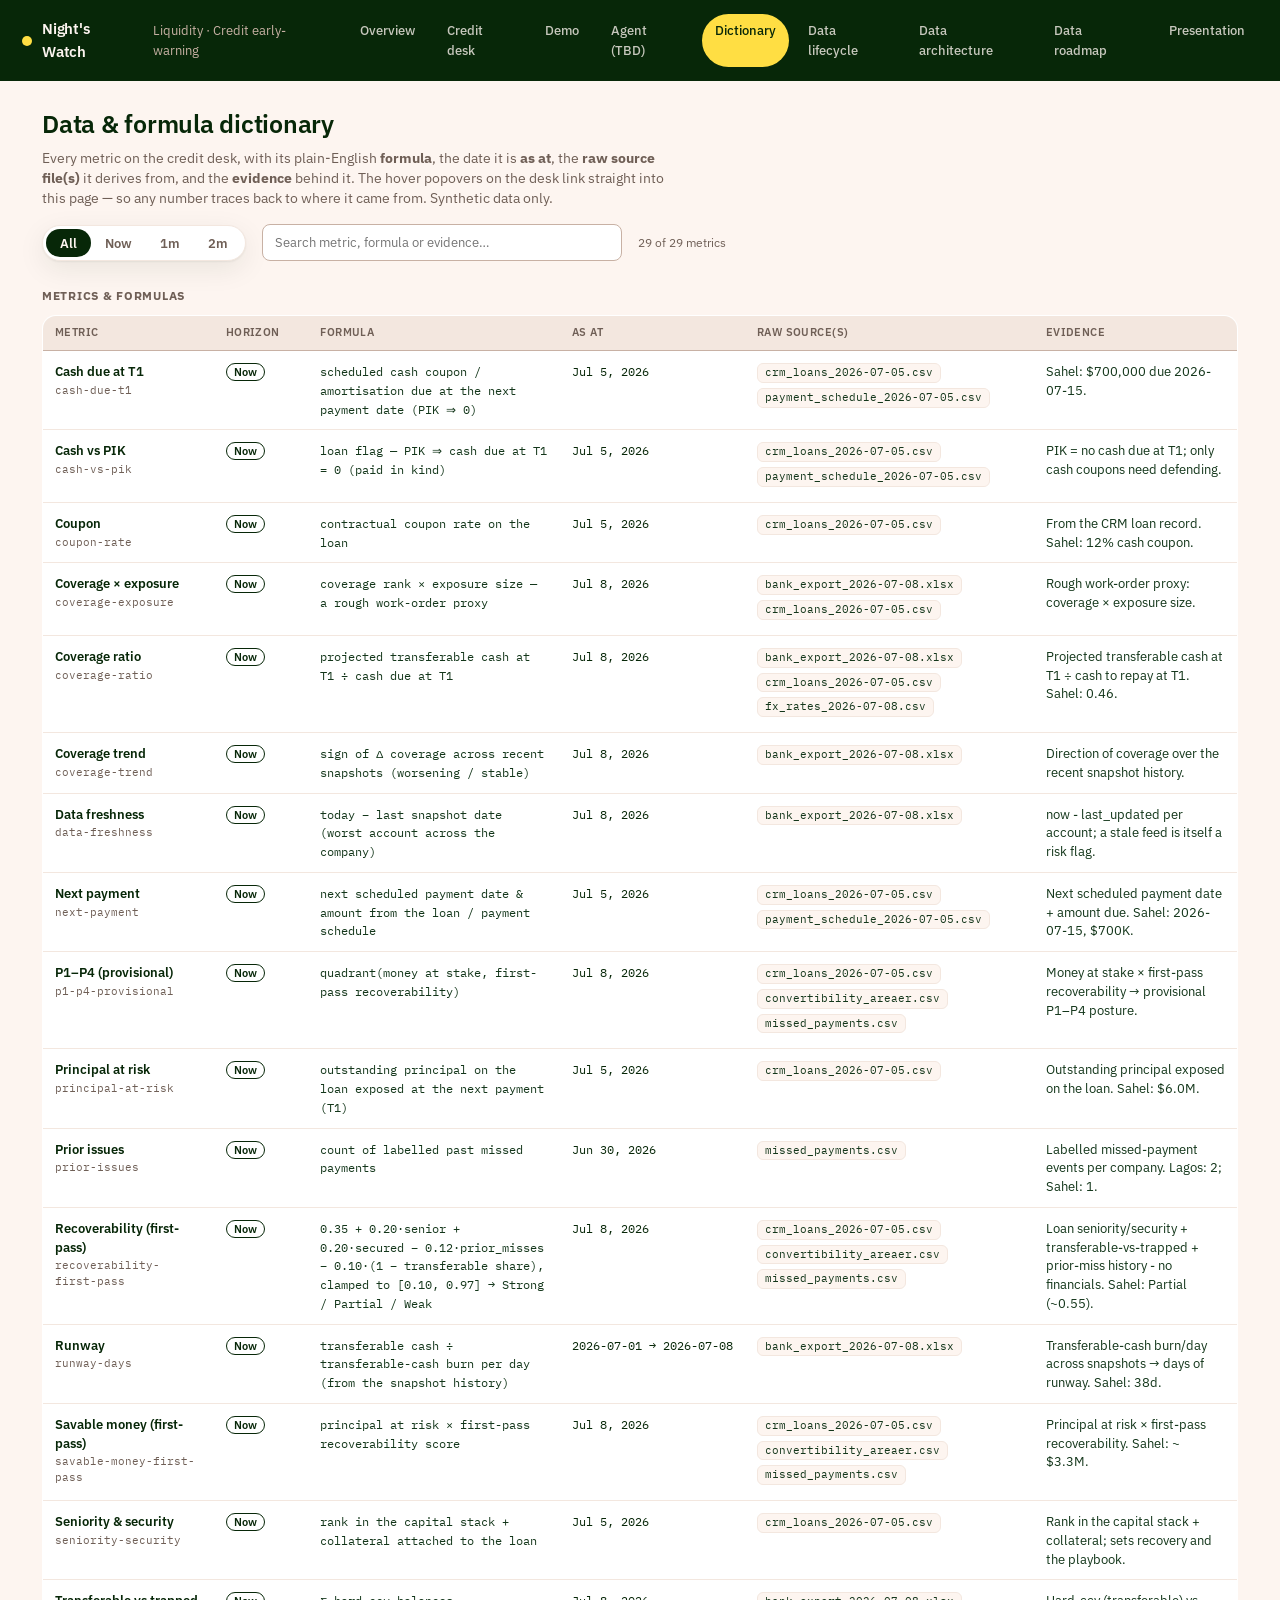
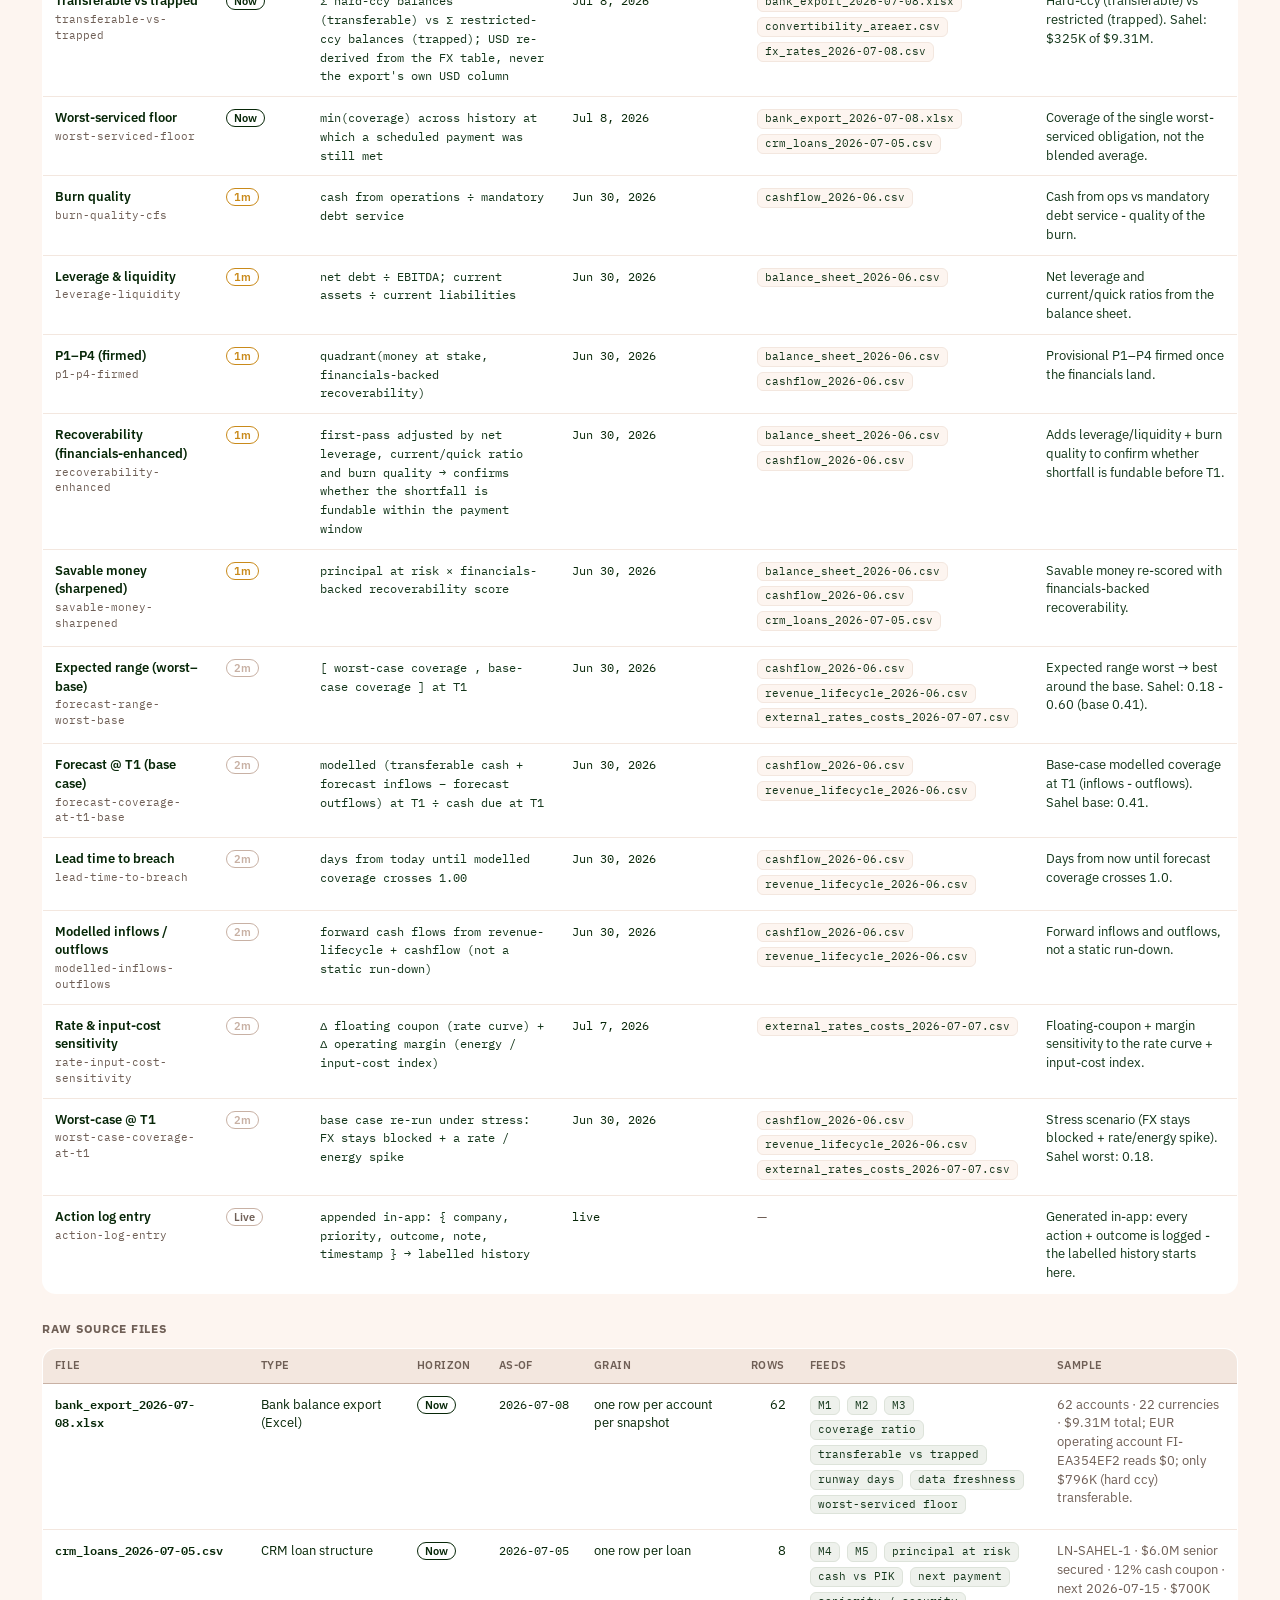
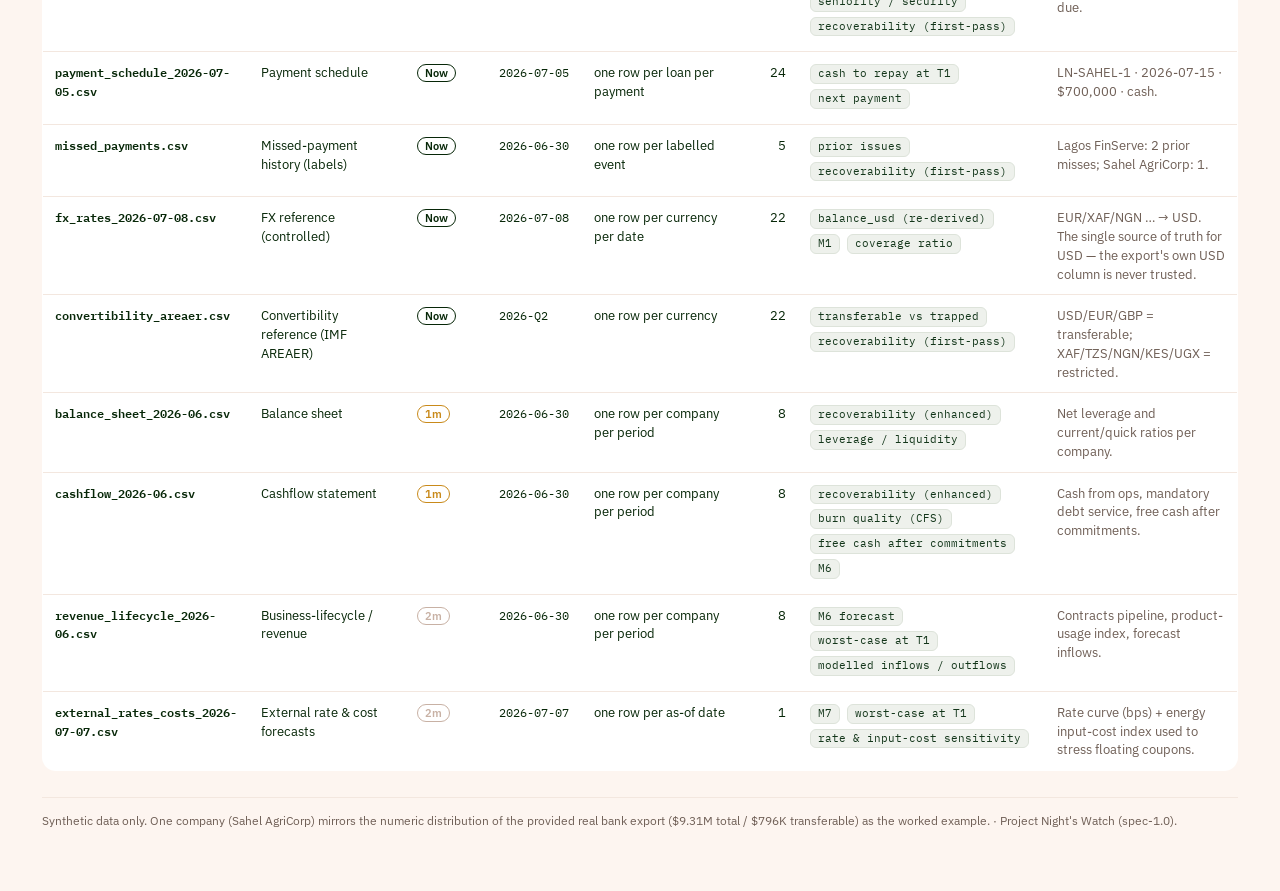
<file: web/dictionary.html>
<!doctype html>
<html lang="en">
<head>
<meta charset="utf-8">
<meta name="viewport" content="width=device-width, initial-scale=1">
<title>Data &amp; formula dictionary — Project Night's Watch</title>
<link rel="stylesheet" href="theme.css">
<style>
  .dict-wrap { max-width: 1240px; margin: 0 auto; padding: 18px 22px 50px; }
  .dict-head { margin: 6px 0 14px; }
  .dict-head h1 { font-size: 25px; }
  .dict-head .lede { color: var(--taupe); font-size: 13.5px; margin-top: 5px; max-width: 78ch; }

  .dict-controls { display:flex; align-items:center; gap:12px 16px; flex-wrap:wrap; margin: 16px 0; }
  .dseg { display:inline-flex; background: var(--white); border:1px solid var(--sand-500); border-radius:999px; padding:3px; box-shadow: var(--shadow); }
  .dseg button { font-family: var(--font); font-size: 12.5px; font-weight:600; color: var(--taupe); background:transparent; border:none; cursor:pointer; padding:6px 14px; border-radius:999px; }
  .dseg button:hover { color: var(--ink); }
  .dseg button.on { background: var(--ink); color: var(--sand); }
  .dsearch { flex:1; min-width: 220px; max-width: 360px; }
  .dsearch input { width:100%; font-family: var(--font); font-size: 13px; color: var(--ink); background: var(--white);
    border:1px solid var(--sand-700); border-radius: var(--radius-sm); padding: 9px 12px; }
  .dsearch input:focus { outline: 2px solid var(--yellow); outline-offset:0; border-color: var(--ink); }
  .dcount { font-size: 11.5px; color: var(--taupe); }

  .sect-title { font-size: 12px; font-weight:700; letter-spacing:.06em; text-transform:uppercase; color: var(--taupe); margin: 26px 0 10px; }

  table.dict { width:100%; border-collapse: collapse; font-size: 12.5px; background: var(--white);
    border:1px solid var(--sand-500); border-radius: var(--radius); overflow:hidden; }
  table.dict thead th { position: sticky; top:0; z-index:2; background: var(--sand-500); color: var(--taupe);
    font-size: 10.5px; font-weight:600; text-transform:uppercase; letter-spacing:.04em; text-align:left;
    padding: 9px 12px; border-bottom:1px solid var(--sand-700); white-space:nowrap; }
  table.dict tbody td { padding: 11px 12px; border-bottom:1px solid var(--sand-500); vertical-align: top; }
  table.dict tbody tr:last-child td { border-bottom:none; }
  table.dict tbody tr:target { background:#fbf3d6; box-shadow: inset 3px 0 0 var(--yellow); }
  table.dict tbody tr.hide { display:none; }

  .m-name { font-weight:600; }
  .m-slug { font-family: var(--mono); font-size: 10.5px; color: var(--taupe); display:block; margin-top:2px; }
  .m-formula { font-family: var(--mono); font-size: 11.5px; color: var(--ink-700); line-height:1.45; }
  .m-asat { font-family: var(--mono); font-size: 11.5px; white-space:nowrap; }
  .m-note { color: var(--ink-700); line-height:1.45; max-width: 42ch; }
  .src-chip { display:inline-block; font-family: var(--mono); font-size: 10.5px; text-decoration:none;
    color: var(--ink-700); background: var(--sand); border:1px solid var(--sand-500); border-radius:6px;
    padding: 1px 7px; margin: 0 4px 4px 0; white-space:nowrap; }
  .src-chip:hover { background: var(--yellow); border-color: var(--yellow); }
  .feeds-cell .src-chip { background:#eef1ec; border-color:#dde3da; cursor:default; }

  .f-name { font-family: var(--mono); font-size: 11.5px; font-weight:600; }
  .f-num { font-family: var(--mono); text-align:right; }
  .f-sample { color: var(--taupe); line-height:1.4; max-width: 40ch; }

  .foot { color: var(--taupe); font-size: 11.5px; margin-top: 26px; padding-top: 14px; border-top: 1px solid var(--sand-500); }
  @media (max-width: 900px){ .m-note, .f-sample { max-width: none; } }
</style>
</head>
<body>
<div class="nw-topbar">
  <span class="nw-logo"><span class="dot"></span> Night's Watch</span>
  <span class="nw-tag">Liquidity · Credit early-warning</span>
  <nav class="nw-nav">
    <a href="index.html">Overview</a>
    <a href="product.html">Credit desk</a>
    <a href="demo.html">Demo</a>
    <a href="agent.html">Agent (TBD)</a>
    <a href="dictionary.html" class="active">Dictionary</a>
    <a href="lifecycle.html">Data lifecycle</a>
    <a href="diagram.html">Data architecture</a>
    <a href="roadmap.html">Data roadmap</a>
    <a href="presentation.html">Presentation</a>
  </nav>
</div>

<div class="dict-wrap">
  <div class="dict-head">
    <h1>Data &amp; formula dictionary</h1>
    <p class="lede">Every metric on the credit desk, with its plain-English <b>formula</b>, the date it is <b>as at</b>, the <b>raw source file(s)</b> it derives from, and the <b>evidence</b> behind it. The hover popovers on the desk link straight into this page — so any number traces back to where it came from. Synthetic data only.</p>
  </div>

  <div class="dict-controls">
    <div class="dseg" id="hzSeg" role="tablist" aria-label="Filter by data horizon">
      <button type="button" data-hz="All" class="on" role="tab">All</button>
      <button type="button" data-hz="Now" role="tab">Now</button>
      <button type="button" data-hz="Medium" role="tab">1m</button>
      <button type="button" data-hz="Later" role="tab">2m</button>
    </div>
    <div class="dsearch"><input id="dq" type="search" placeholder="Search metric, formula or evidence…" aria-label="Search the dictionary"></div>
    <span class="dcount" id="dcount"></span>
  </div>

  <div class="sect-title">Metrics &amp; formulas</div>
  <table class="dict">
    <thead><tr>
      <th style="width:17%">Metric</th>
      <th style="width:9%">Horizon</th>
      <th style="width:28%">Formula</th>
      <th style="width:9%">As at</th>
      <th style="width:15%">Raw source(s)</th>
      <th style="width:22%">Evidence</th>
    </tr></thead>
    <tbody id="mBody"></tbody>
  </table>

  <div class="sect-title">Raw source files</div>
  <table class="dict">
    <thead><tr>
      <th style="width:16%">File</th>
      <th style="width:15%">Type</th>
      <th style="width:7%">Horizon</th>
      <th style="width:8%">As-of</th>
      <th style="width:16%">Grain</th>
      <th style="width:5%">Rows</th>
      <th style="width:16%">Feeds</th>
      <th style="width:17%">Sample</th>
    </tr></thead>
    <tbody id="fBody"></tbody>
  </table>

  <p class="foot" id="foot"></p>
</div>

<script>
  function loadSpec(srcs, done){ if(!srcs.length) return done(new Error('no spec'));
    var s=document.createElement('script'); s.src=srcs[0];
    s.onload=done; s.onerror=function(){ loadSpec(srcs.slice(1), done); };
    document.head.appendChild(s); }
  loadSpec(['../spec/ontology.js','ontology.js'], function(){ init(); });

  var EV, FILES, FILE_BY_ID = {}, HZ = 'All';

  function esc(s){ return String(s==null?'':s).replace(/[&<>"']/g, function(c){
    return {'&':'&amp;','<':'&lt;','>':'&gt;','"':'&quot;',"'":'&#39;'}[c]; }); }
  function fmtDate(iso){ if(!iso) return '—';
    if(/\u2192/.test(iso) || /[A-Za-z]/.test(iso) || /Q/.test(iso)) return iso;  // ranges / quarters left as-is
    var d=new Date(iso+'T00:00:00');
    return isNaN(d) ? iso : d.toLocaleDateString('en-US',{year:'numeric',month:'short',day:'numeric'}); }
  function phaseLabel(p){ return p==='Medium'?'1m':p==='Later'?'2m':p; }
  function hzChip(h){ var cls = (h==='Now'||h==='Medium'||h==='Later') ? 'nw-phase-'+h : '';
    return '<span class="nw-phase '+cls+'">'+esc(phaseLabel(h)||'—')+'</span>'; }

  function init(){
    EV = (window.NW_SPEC && window.NW_SPEC.evidence) || { metrics:{}, files:[] };
    FILES = EV.files || [];
    FILES.forEach(function(f){ FILE_BY_ID[f.id] = f; });
    renderMetrics();
    renderFiles();
    bindControls();
    var meta = window.NW_SPEC.meta || {};
    document.getElementById('foot').textContent =
      (meta.note ? meta.note + ' · ' : '') + (meta.product||'Project Night\u2019s Watch') + (meta.version?' ('+meta.version+')':'') + '.';
    if (location.hash) { var t=document.querySelector(location.hash); if(t) t.scrollIntoView(); }
  }

  function srcChips(ids){
    return (ids||[]).map(function(id){
      var f = FILE_BY_ID[id]; var name = f ? f.file : id;
      return '<a class="src-chip" href="#file-'+esc(id)+'" title="'+esc(f?f.type:'')+'">'+esc(name)+'</a>';
    }).join('');
  }

  function renderMetrics(){
    var m = EV.metrics || {};
    var order = { Now:0, Medium:1, Later:2, Live:3 };
    var rows = Object.keys(m).map(function(slug){ var o=m[slug]; o._slug=slug; return o; });
    rows.sort(function(a,b){
      var ha=order[a.horizon]==null?9:order[a.horizon], hb=order[b.horizon]==null?9:order[b.horizon];
      if (ha!==hb) return ha-hb;
      return (a.label||a._slug).localeCompare(b.label||b._slug);
    });
    document.getElementById('mBody').innerHTML = rows.map(function(o){
      return '<tr id="m-'+esc(o._slug)+'" data-hz="'+esc(o.horizon||'')+'" '+
               'data-text="'+esc(((o.label||'')+' '+o._slug+' '+(o.formula||'')+' '+(o.note||'')).toLowerCase())+'">' +
        '<td><span class="m-name">'+esc(o.label||o._slug)+'</span><span class="m-slug">'+esc(o._slug)+'</span></td>' +
        '<td>'+hzChip(o.horizon)+'</td>' +
        '<td><span class="m-formula">'+esc(o.formula||'—')+'</span></td>' +
        '<td><span class="m-asat">'+esc(fmtDate(o.as_at))+'</span></td>' +
        '<td>'+(srcChips(o.files)||'<span class="nw-muted">—</span>')+'</td>' +
        '<td><span class="m-note">'+esc(o.note||'—')+'</span></td>' +
      '</tr>';
    }).join('');
  }

  function renderFiles(){
    document.getElementById('fBody').innerHTML = FILES.map(function(f){
      var feeds = (f.feeds||[]).map(function(x){ return '<span class="src-chip">'+esc(x)+'</span>'; }).join(' ');
      return '<tr id="file-'+esc(f.id)+'">' +
        '<td><span class="f-name">'+esc(f.file)+'</span></td>' +
        '<td>'+esc(f.type)+'</td>' +
        '<td>'+hzChip(f.horizon)+'</td>' +
        '<td><span class="m-asat">'+esc(f.as_at)+'</span></td>' +
        '<td>'+esc(f.grain)+'</td>' +
        '<td class="f-num">'+esc(f.rows)+'</td>' +
        '<td class="feeds-cell">'+(feeds||'<span class="nw-muted">—</span>')+'</td>' +
        '<td><span class="f-sample">'+esc(f.sample)+'</span></td>' +
      '</tr>';
    }).join('');
  }

  function applyFilter(){
    var q = (document.getElementById('dq').value||'').trim().toLowerCase();
    var shown = 0, total = 0;
    Array.prototype.forEach.call(document.querySelectorAll('#mBody tr'), function(tr){
      total++;
      var okHz = (HZ==='All') || (tr.getAttribute('data-hz')===HZ);
      var okQ = !q || (tr.getAttribute('data-text').indexOf(q) >= 0);
      var show = okHz && okQ;
      tr.classList.toggle('hide', !show);
      if (show) shown++;
    });
    document.getElementById('dcount').textContent = shown + ' of ' + total + ' metrics';
  }

  function bindControls(){
    Array.prototype.forEach.call(document.querySelectorAll('#hzSeg button'), function(b){
      b.addEventListener('click', function(){
        HZ = b.getAttribute('data-hz');
        Array.prototype.forEach.call(document.querySelectorAll('#hzSeg button'), function(x){ x.classList.toggle('on', x===b); });
        applyFilter();
      });
    });
    document.getElementById('dq').addEventListener('input', applyFilter);
    applyFilter();
  }
</script>
</body>
</html>
</file>
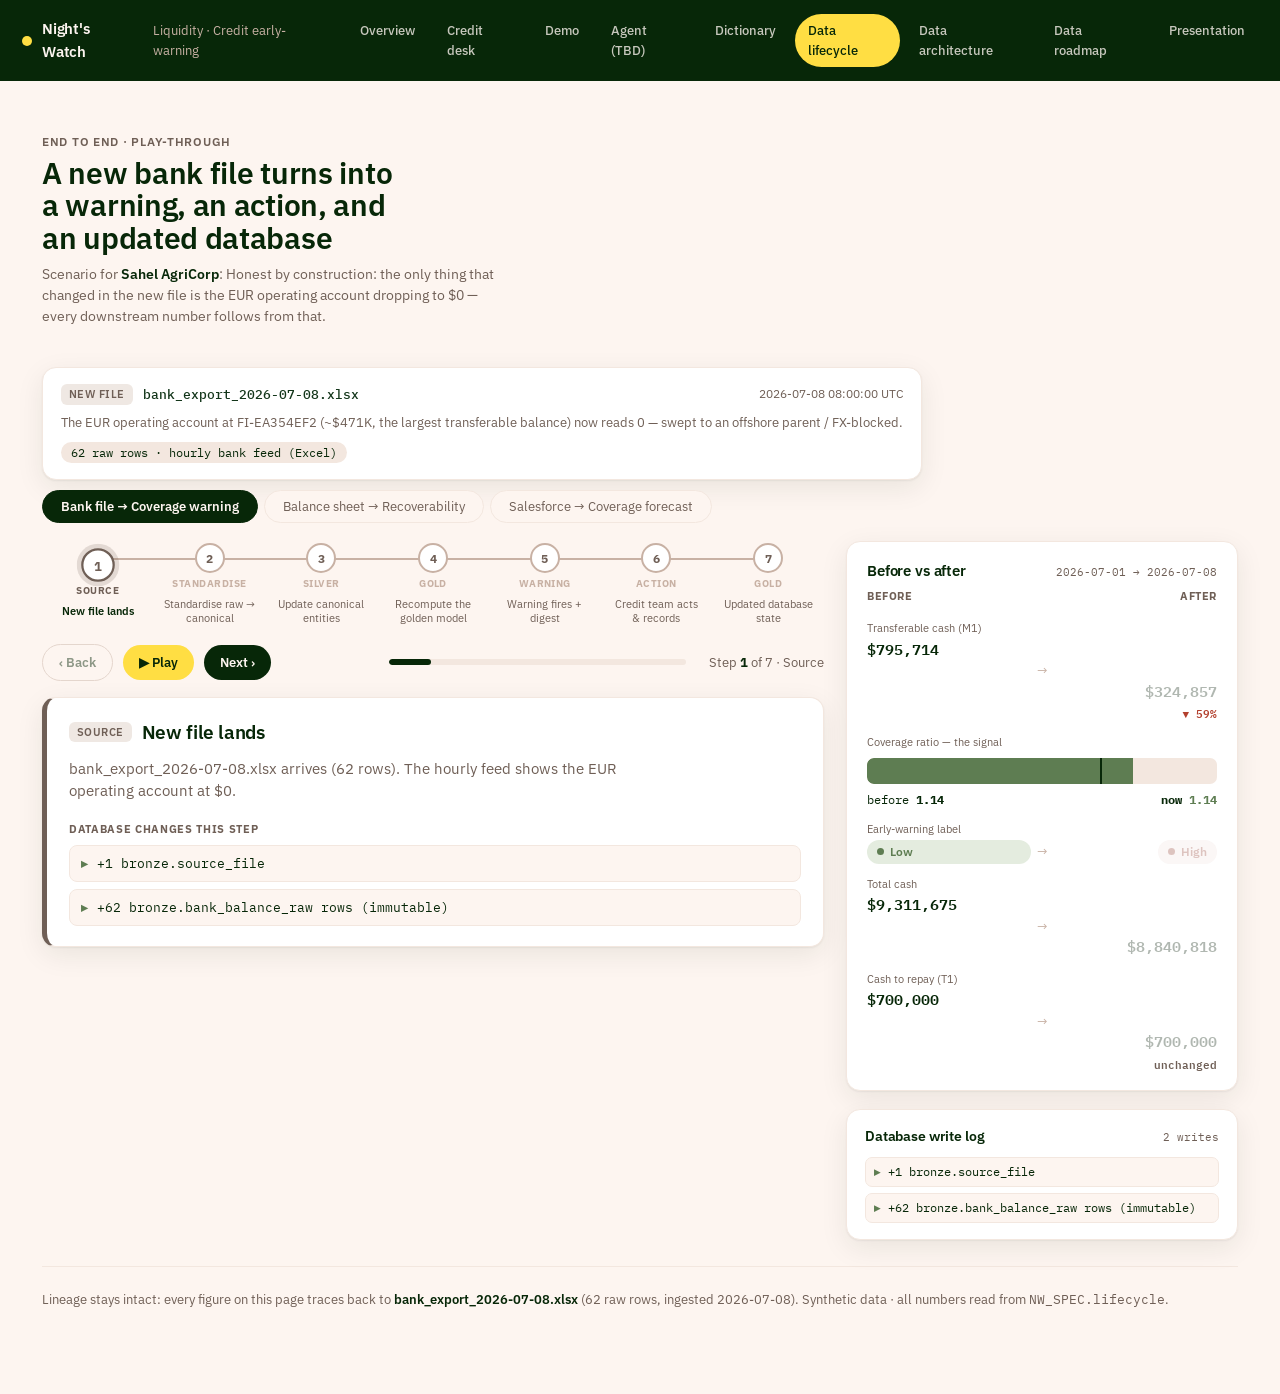
<file: web/lifecycle.html>
<!doctype html>
<html lang="en">
<head>
<meta charset="utf-8">
<meta name="viewport" content="width=device-width, initial-scale=1">
<title>Lifecycle of a warning — Project Night's Watch</title>
<link rel="stylesheet" href="theme.css">
<style>
  /* ---- page-specific (self-contained per the build contract) ---- */
  .lc-head { padding: 30px 0 10px; display:flex; gap:26px; align-items:flex-end; justify-content:space-between; flex-wrap:wrap; }
  .lc-head .k { font-size:12px; font-weight:600; letter-spacing:.06em; text-transform:uppercase; color:var(--taupe); }
  .lc-head h1 { font-size:30px; line-height:1.08; max-width:20ch; margin-top:6px; }
  .lc-head .sub { color:var(--taupe); font-size:14px; margin-top:10px; max-width:58ch; }
  .lc-head .sub b { color:var(--ink); font-weight:600; }

  /* scenario toggle */
  .lc-toggle { display:flex; gap:6px; margin-bottom:18px; flex-wrap:wrap; }
  .lc-toggle button { background:var(--sand); border:1.5px solid var(--sand-500); border-radius:999px; padding:7px 18px; font-family:var(--font); font-size:13px; cursor:pointer; color:var(--taupe); transition:all .2s ease; white-space:nowrap; }
  .lc-toggle button:hover { border-color:var(--ink); color:var(--ink); }
  .lc-toggle button.active { background:var(--ink); border-color:var(--ink); color:var(--sand); font-weight:600; }

  /* new-file banner */
  .lc-newfile { padding:16px 18px; }
  .lc-newfile .row1 { display:flex; align-items:center; gap:10px; flex-wrap:wrap; }
  .lc-newfile .fname { font-family:var(--mono); font-size:13px; font-weight:500; color:var(--ink-700); }
  .lc-newfile .when { color:var(--taupe); font-size:12px; margin-left:auto; }
  .lc-newfile .chg { color:var(--taupe); font-size:13px; margin-top:9px; line-height:1.45; }
  .lc-newfile .rows { display:inline-block; margin-top:9px; font-family:var(--mono); font-size:11.5px; color:var(--ink); background:var(--sand-500); border-radius:999px; padding:2px 10px; }

  /* raw file sample table */
  .lc-rawsample { margin-top:12px; overflow-x:auto; border:1px solid var(--sand-500); border-radius:8px; }
  .lc-rawsample table { border-collapse:collapse; font-family:var(--mono); font-size:11px; width:100%; }
  .lc-rawsample th { background:var(--sand-500); padding:5px 9px; text-align:left; font-weight:600; white-space:nowrap; color:var(--ink); }
  .lc-rawsample td { padding:5px 9px; border-top:1px solid var(--sand-500); white-space:nowrap; color:var(--taupe); }
  .lc-rawsample .hl { color:var(--ink); font-weight:600; }

  /* layout */
  .lc-grid { display:grid; grid-template-columns: minmax(0,1fr) 392px; gap:22px; align-items:start; margin-top:8px; }
  @media (max-width: 1040px){ .lc-grid{ grid-template-columns:1fr; } .lc-aside{ position:static !important; } }

  /* stepper */
  .lc-stepper { display:flex; gap:0; position:relative; margin:2px 0 18px; }
  .lc-step { flex:1 1 0; min-width:0; background:none; border:none; cursor:pointer; padding:0 4px; text-align:center; font-family:var(--font); position:relative; }
  .lc-step:focus-visible { outline:2px solid var(--ink); outline-offset:3px; border-radius:8px; }
  .lc-step .line { position:absolute; top:15px; left:-50%; width:100%; height:2px; background:var(--sand-700); z-index:0; }
  .lc-step:first-child .line { display:none; }
  .lc-step.done .line, .lc-step.current .line { background:var(--ink); }
  .lc-step .dot { position:relative; z-index:1; width:30px; height:30px; border-radius:50%; margin:0 auto; display:flex; align-items:center; justify-content:center;
                  background:var(--white); border:2px solid var(--sand-700); color:var(--taupe); font-size:12px; font-weight:700; transition:all .25s ease; }
  .lc-step.done .dot { background:var(--ink); border-color:var(--ink); color:var(--sand); }
  .lc-step.current .dot { border-color:var(--step-accent,var(--ink)); color:var(--step-accent,var(--ink)); box-shadow:0 0 0 4px var(--step-halo, rgba(7,39,8,.12)); transform:scale(1.12); }
  .lc-step .lbl { display:block; font-size:11px; line-height:1.25; color:var(--taupe); margin-top:8px; max-width:13ch; margin-inline:auto; }
  .lc-step.current .lbl { color:var(--ink); font-weight:600; }
  .lc-step .lyr { display:block; font-size:9.5px; font-weight:700; letter-spacing:.05em; text-transform:uppercase; margin-top:4px; color:var(--sand-700); }
  .lc-step.current .lyr, .lc-step.done .lyr { color:var(--step-accent,var(--taupe)); }

  /* controls */
  .lc-controls { display:flex; align-items:center; gap:10px; margin-bottom:16px; }
  .lc-controls .spacer { flex:1; }
  .lc-progress { height:6px; background:var(--sand-500); border-radius:999px; overflow:hidden; flex:1 1 200px; max-width:340px; }
  .lc-progress > i { display:block; height:100%; width:0; background:var(--ink); border-radius:999px; transition:width .4s ease; }
  .lc-count { font-size:12.5px; color:var(--taupe); white-space:nowrap; min-width:128px; text-align:right; }
  .lc-count b { color:var(--ink); }

  /* step card */
  .lc-stepcard { padding:20px 22px; border-left:5px solid var(--step-accent,var(--ink)); min-height:188px; transition:border-color .3s ease; }
  .lc-stepcard .top { display:flex; align-items:center; gap:10px; }
  .lc-stepcard h2 { font-size:19px; }
  .lc-stepcard .detail { color:var(--taupe); font-size:14.5px; line-height:1.55; margin:12px 0 0; max-width:62ch; }
  .lc-dbtitle { font-size:11px; font-weight:700; letter-spacing:.06em; text-transform:uppercase; color:var(--taupe); margin:18px 0 8px; }
  .lc-writes { list-style:none; margin:0; padding:0; display:flex; flex-direction:column; gap:7px; }
  .lc-writes li { display:flex; align-items:flex-start; gap:9px; font-family:var(--mono); font-size:12.5px; color:var(--ink); background:var(--sand); border:1px solid var(--sand-500); border-radius:8px; padding:8px 11px; opacity:0; transform:translateY(4px); animation:wIn .34s ease forwards; }
  .lc-writes li .g { color:var(--risk-low); font-weight:700; flex:none; }
  @keyframes wIn { to { opacity:1; transform:none; } }

  /* warning + action cards */
  .lc-event { padding:0; overflow:hidden; opacity:0; max-height:0; transition:opacity .35s ease, max-height .45s ease, margin .35s ease; margin-top:0; }
  .lc-event.show { opacity:1; max-height:420px; margin-top:16px; }
  .lc-event .hd { display:flex; align-items:center; gap:10px; padding:13px 18px; }
  .lc-warn .hd { background:#f6e4e0; }
  .lc-warn.positive .hd { background:#ddeedd; }
  .lc-act .hd { background:var(--ink); color:var(--sand); }
  .lc-event .hd .ttl { font-size:13px; font-weight:700; letter-spacing:.04em; text-transform:uppercase; }
  .lc-act .hd .ttl { color:var(--yellow); }
  .lc-event .bd { padding:15px 18px; }
  .lc-event .bd .reason { font-size:14px; line-height:1.55; color:var(--ink); }
  .lc-metrics { display:flex; gap:24px; flex-wrap:wrap; margin-top:13px; }
  .lc-metrics .m .v { font-size:18px; font-weight:700; font-family:var(--mono); }
  .lc-metrics .m .l { font-size:11.5px; color:var(--taupe); }
  .lc-act .bd .kv { display:flex; gap:10px; font-size:13.5px; margin-top:7px; }
  .lc-act .bd .kv span:first-child { color:var(--taupe); min-width:108px; }

  /* aside: before/after + ledger */
  .lc-aside { position:sticky; top:78px; display:flex; flex-direction:column; gap:18px; }
  .lc-ba { padding:18px 20px; }
  .lc-ba .hd { display:flex; align-items:baseline; justify-content:space-between; }
  .lc-ba .hd h3 { font-size:15px; }
  .lc-ba .hd .as { font-size:11px; color:var(--taupe); font-family:var(--mono); }
  .lc-cols { display:grid; grid-template-columns:1fr 22px 1fr; align-items:center; margin-top:6px; }
  .lc-colhd { font-size:10.5px; font-weight:700; letter-spacing:.05em; text-transform:uppercase; color:var(--taupe); padding-bottom:4px; }
  .lc-colhd.r { text-align:right; }
  .ba-row { display:contents; }
  .ba-row .rl { grid-column:1 / -1; font-size:11px; color:var(--taupe); margin:12px 0 2px; }
  .ba-b, .ba-a { font-family:var(--mono); font-weight:600; font-size:15px; }
  .ba-a { text-align:right; }
  .ba-arrow { text-align:center; color:var(--sand-700); font-size:13px; }
  .ba-after-pending .ba-a, .ba-after-pending .ba-pill-a { opacity:.32; filter:grayscale(.3); }
  .ba-a.flash { animation:flash .9s ease; }
  @keyframes flash { 0%{ background:var(--yellow);} 100%{ background:transparent; } }
  .ba-pill-row { display:grid; grid-template-columns:1fr 22px 1fr; align-items:center; margin-top:2px; }
  .ba-pill-a { justify-self:end; }
  .ba-delta { grid-column:1 / -1; text-align:right; font-size:11px; color:var(--risk-high); font-weight:600; font-family:var(--mono); margin-top:2px; min-height:14px; }

  /* coverage / metric bar */
  .cov-wrap { grid-column:1 / -1; margin-top:8px; }
  .cov-track { position:relative; height:26px; background:var(--sand-500); border-radius:7px; overflow:hidden; }
  .cov-fill { position:absolute; left:0; top:0; bottom:0; border-radius:7px 0 0 7px; transition:width .25s linear, background .25s linear; }
  .cov-fill.b { background:rgba(94,125,82,.5); }
  .cov-threshold { position:absolute; top:-3px; bottom:-3px; width:2px; background:var(--ink); }
  .cov-threshold::after { content:attr(data-label); position:absolute; top:-15px; left:50%; transform:translateX(-50%); font-size:9px; font-family:var(--mono); color:var(--ink); white-space:nowrap; }
  .cov-threshold.alarm { animation:alarm .5s ease 3; }
  @keyframes alarm { 50%{ background:var(--risk-high); box-shadow:0 0 0 3px rgba(179,64,46,.25); } }
  .cov-legend { grid-column:1 / -1; display:flex; justify-content:space-between; font-family:var(--mono); font-size:12px; margin-top:7px; }
  .cov-legend .now { font-weight:700; }

  /* ledger */
  .lc-ledger { padding:16px 18px; }
  .lc-ledger .hd { display:flex; align-items:center; justify-content:space-between; }
  .lc-ledger .hd h3 { font-size:14px; }
  .lc-ledger .hd .cnt { font-size:11px; font-family:var(--mono); color:var(--taupe); }
  .lc-log { list-style:none; margin:10px 0 0; padding:0; max-height:208px; overflow:auto; display:flex; flex-direction:column; gap:6px; }
  .lc-log li { display:flex; gap:8px; align-items:flex-start; font-family:var(--mono); font-size:11.5px; line-height:1.4; padding:6px 8px; border-radius:7px; background:var(--sand); border:1px solid var(--sand-500); opacity:0; animation:wIn .3s ease forwards; }
  .lc-log li .g { color:var(--risk-low); font-weight:700; flex:none; }
  .lc-log .empty { color:var(--taupe); font-family:var(--font); font-size:12.5px; background:none; border:none; padding:2px; }

  .lc-foot { color:var(--taupe); font-size:12.5px; padding:22px 0 50px; border-top:1px solid var(--sand-500); margin-top:26px; line-height:1.6; }
  .lc-foot b { color:var(--ink); font-weight:600; }

  /* page-specific layer chips not in theme (warning / action steps) */
  .nw-layer-warning { background:#f6e4e0; color:var(--risk-high); }
  .nw-layer-action  { background:var(--ink); color:var(--yellow); }
</style>
</head>
<body>
<div class="nw-topbar">
  <span class="nw-logo"><span class="dot"></span> Night's Watch</span>
  <span class="nw-tag">Liquidity · Credit early-warning</span>
  <nav class="nw-nav">
    <a href="index.html">Overview</a>
    <a href="product.html">Credit desk</a>
    <a href="demo.html">Demo</a>
    <a href="agent.html">Agent (TBD)</a>
    <a href="dictionary.html">Dictionary</a>
    <a href="lifecycle.html" class="active">Data lifecycle</a>
    <a href="diagram.html">Data architecture</a>
    <a href="roadmap.html">Data roadmap</a>
    <a href="presentation.html">Presentation</a>
  </nav>
</div>

<div class="nw-wrap">
  <header class="lc-head">
    <div>
      <div class="k">End to end · play-through</div>
      <h1 id="lc-title">Lifecycle of a warning</h1>
      <p class="sub" id="lc-sub"></p>
    </div>
    <div class="lc-newfile nw-card" id="lc-newfile"></div>
  </header>

  <div class="lc-toggle" id="lc-toggle"></div>

  <div class="lc-grid">
    <main class="lc-main">
      <div class="lc-stepper" id="lc-stepper"></div>

      <div class="lc-controls">
        <button class="nw-btn ghost" id="btn-back">&#8249; Back</button>
        <button class="nw-btn accent" id="btn-play">&#9654; Play</button>
        <button class="nw-btn" id="btn-next">Next &#8250;</button>
        <span class="spacer"></span>
        <div class="lc-progress"><i id="lc-progress-bar"></i></div>
        <span class="lc-count" id="lc-count"></span>
      </div>

      <section class="lc-stepcard nw-card" id="lc-stepcard">
        <div class="top">
          <span class="nw-layer" id="sc-layer"></span>
          <h2 id="sc-title"></h2>
        </div>
        <p class="detail" id="sc-detail"></p>
        <div class="lc-dbtitle">Database changes this step</div>
        <ul class="lc-writes" id="sc-writes"></ul>
      </section>

      <section class="lc-event lc-warn nw-card" id="lc-warning">
        <div class="hd">
          <span class="nw-pill nw-risk-High" id="warn-pill">High</span>
          <span class="ttl" id="warn-ttl">Warning fired</span>
        </div>
        <div class="bd">
          <p class="reason" id="warn-reason"></p>
          <div class="lc-metrics" id="warn-metrics"></div>
        </div>
      </section>

      <section class="lc-event lc-act nw-card" id="lc-action">
        <div class="hd">
          <span class="nw-pill" id="act-pill" style="background:var(--yellow);color:var(--ink);">P1</span>
          <span class="ttl">Action logged</span>
        </div>
        <div class="bd">
          <p class="reason" id="act-taken"></p>
          <div class="kv"><span>actor</span><span id="act-actor" class="nw-mono"></span></div>
          <div class="kv"><span>outcome</span><span id="act-outcome" class="nw-mono"></span></div>
          <div class="kv"><span>record</span><span id="act-record" class="nw-mono"></span></div>
        </div>
      </section>
    </main>

    <aside class="lc-aside">
      <div class="lc-ba nw-card">
        <div class="hd">
          <h3>Before vs after</h3>
          <span class="as" id="ba-as"></span>
        </div>
        <div class="lc-cols">
          <span class="lc-colhd">Before</span><span></span><span class="lc-colhd r">After</span>
        </div>

        <div id="ba-body"></div>
      </div>

      <div class="lc-ledger nw-card">
        <div class="hd">
          <h3>Database write log</h3>
          <span class="cnt" id="ledger-cnt">0 writes</span>
        </div>
        <ul class="lc-log" id="lc-log"></ul>
      </div>
    </aside>
  </div>

  <p class="lc-foot" id="lc-foot"></p>
</div>

<script>
  /* Resilient spec loader (works in-repo at web/ and flattened on Pages). */
  function loadSpec(srcs, ok, fail){
    if(!srcs.length){ return (fail||function(){})(); }
    var s = document.createElement('script');
    s.src = srcs[0];
    s.onload = ok;
    s.onerror = function(){ loadSpec(srcs.slice(1), ok, fail); };
    document.head.appendChild(s);
  }
  loadSpec(['../spec/ontology.js','ontology.js'], init, function(){
    document.querySelector('.nw-wrap').insertAdjacentHTML('afterbegin',
      '<p style="color:var(--risk-high)">Could not load spec/ontology.js \u2014 run <code>python3 scripts/build_spec.py</code>.</p>');
  });

  /* ---------- helpers ---------- */
  var fmtUSD = function(n){
    if (n < 0) return '\u2212$' + Math.abs(Math.round(n)).toLocaleString('en-US');
    return '$' + Math.round(n).toLocaleString('en-US');
  };
  var fmt2  = function(n){ return Number(n).toFixed(2); };
  var el    = function(id){ return document.getElementById(id); };

  var ACCENT = {
    source:          { c:'var(--taupe)',      h:'rgba(111,95,86,.18)'  },
    bronze:          { c:'#7a4a25',           h:'rgba(122,74,37,.18)'  },
    standardisation: { c:'#caa400',           h:'rgba(255,222,67,.45)' },
    silver:          { c:'#41514a',           h:'rgba(65,81,74,.18)'   },
    gold:            { c:'var(--ink)',        h:'rgba(7,39,8,.16)'     },
    warning:         { c:'var(--risk-high)',  h:'rgba(179,64,46,.22)'  },
    action:          { c:'var(--ink)',        h:'rgba(7,39,8,.18)'     }
  };
  var LAYER_LABEL = {
    source:'Source', bronze:'Bronze', standardisation:'Standardise',
    silver:'Silver', gold:'Gold', warning:'Warning', action:'Action'
  };

  function pillClass(label){
    var map = { High:'High', Medium:'Medium', Low:'Low', None:'None',
                Strong:'Low', Partial:'Medium', Weak:'High',
                'pre-breach':'Medium', clear:'Low', breached:'High' };
    return 'nw-risk-' + (map[label] || 'Medium');
  }

  /* ---------- state ---------- */
  var SCENARIOS, scenarioIdx = 0;
  var L, STEPS, GOLD_I, WARN_I, ACT_I, cur = 0, playing = false, timer = null;
  var covAnim = null;
  var BAR = null; /* the bar display item for the current scenario */

  function init(){
    var lc = window.NW_SPEC.lifecycle;
    SCENARIOS = lc.scenarios || [lc]; /* backward compat: wrap single object */

    renderToggle();

    el('btn-back').onclick = function(){ stop(); go(cur - 1); };
    el('btn-next').onclick = function(){ stop(); go(cur + 1); };
    el('btn-play').onclick = togglePlay;
    document.addEventListener('keydown', onKey);

    loadScenario(0, false);
  }

  function renderToggle(){
    if (SCENARIOS.length <= 1){ el('lc-toggle').style.display = 'none'; return; }
    el('lc-toggle').innerHTML = SCENARIOS.map(function(s, i){
      return '<button data-i="' + i + '">' + s.short_title + '</button>';
    }).join('');
    Array.prototype.forEach.call(el('lc-toggle').children, function(btn){
      btn.onclick = function(){
        var idx = parseInt(btn.dataset.i, 10);
        if (idx !== scenarioIdx) { stop(); loadScenario(idx, false); }
      };
    });
  }

  function updateToggleActive(){
    Array.prototype.forEach.call(el('lc-toggle').children, function(btn, i){
      btn.classList.toggle('active', i === scenarioIdx);
    });
  }

  function loadScenario(idx, animate){
    scenarioIdx = idx;
    L = SCENARIOS[idx];
    STEPS = L.steps;
    GOLD_I = STEPS.findIndex(function(s){ return s.layer === 'gold'; });
    WARN_I = STEPS.findIndex(function(s){ return s.layer === 'warning'; });
    ACT_I  = STEPS.findIndex(function(s){ return s.layer === 'action'; });
    cur = 0;
    BAR = null;

    el('lc-title').textContent = L.title;
    el('lc-sub').innerHTML = 'Scenario for <b>' + L.company_name + '</b>: ' + L.subtitle;

    renderNewFile();
    renderStepper();
    renderBeforeAfterShell();
    renderWarningStatic();
    renderActionStatic();
    renderFooter();
    updateToggleActive();

    go(0, false);
  }

  /* ---------- new-file banner ---------- */
  function renderNewFile(){
    var f = L.new_file;
    var html =
      '<div class="row1"><span class="nw-layer nw-layer-source">New file</span>' +
        '<span class="fname">' + f.file_name + '</span>' +
        '<span class="when">' + f.ingested_at.replace('T',' ').replace('Z',' UTC') + '</span></div>' +
      '<div class="chg">' + f.change + '</div>' +
      '<div class="rows">' + f.raw_rows + ' raw rows' + (f.source ? ' \u00b7 ' + f.source : '') + '</div>';

    if (f.raw_file_sample) {
      var s = f.raw_file_sample;
      html += '<div class="lc-rawsample"><table><thead><tr>';
      s.columns.forEach(function(c){ html += '<th>' + c + '</th>'; });
      html += '</tr></thead><tbody>';
      s.rows.forEach(function(row){
        html += '<tr>';
        s.columns.forEach(function(c){
          var v = row[c];
          var cls = '';
          if (typeof v === 'number') {
            if (v < 0) { v = '\u2212' + Math.abs(v).toLocaleString('en-US'); cls = ' class="hl"'; }
            else if (Math.abs(v) >= 1000) v = v.toLocaleString('en-US');
          }
          html += '<td' + cls + '>' + v + '</td>';
        });
        html += '</tr>';
      });
      html += '</tbody></table></div>';
    }

    el('lc-newfile').innerHTML = html;
  }

  /* ---------- stepper ---------- */
  function renderStepper(){
    var html = STEPS.map(function(s, i){
      var ac = ACCENT[s.layer] || ACCENT.source;
      return '<button class="lc-step" data-i="' + i + '" style="--step-accent:' + ac.c + ';--step-halo:' + ac.h + '">' +
               '<span class="line"></span>' +
               '<span class="dot">' + (i + 1) + '</span>' +
               '<span class="lyr">' + (LAYER_LABEL[s.layer] || s.layer) + '</span>' +
               '<span class="lbl">' + s.title + '</span>' +
             '</button>';
    }).join('');
    var wrap = el('lc-stepper');
    wrap.innerHTML = html;
    Array.prototype.forEach.call(wrap.children, function(btn){
      btn.onclick = function(){ stop(); go(parseInt(btn.dataset.i, 10)); };
    });
  }

  /* ---------- before/after panel (driven by L.display) ---------- */
  function renderBeforeAfterShell(){
    var b = L.before, a = L.after;
    el('ba-as').textContent = b.refresh_ts + ' \u2192 ' + a.refresh_ts;

    var d = L.display;
    var html = '';
    d.forEach(function(item){
      if (item.type === 'money')     html += moneyRow(item);
      else if (item.type === 'ratio') html += ratioRow(item);
      else if (item.type === 'bar')  { html += barBlock(item); BAR = item; }
      else if (item.type === 'pill') html += pillRow(item);
    });
    el('ba-body').innerHTML = html;
  }

  function moneyRow(item){
    var d = item.delta ? '<div class="ba-delta" style="' + (item.neutral ? 'color:var(--taupe)' : '') + '">' + item.delta + '</div>' : '';
    return '<div class="ba-row">' +
      '<div class="rl">' + item.label + '</div>' +
      '<div class="ba-b">' + fmtUSD(item.before) + '</div>' +
      '<div class="ba-arrow">\u2192</div>' +
      '<div class="ba-a">' + fmtUSD(item.after) + '</div>' + d +
    '</div>';
  }

  function ratioRow(item){
    var suffix = item.suffix || '';
    var bv = fmt2(item.before) + suffix;
    var av = fmt2(item.after) + suffix;
    var d = item.delta ? '<div class="ba-delta" style="' + (item.neutral ? 'color:var(--taupe)' : '') + '">' + item.delta + '</div>' : '';
    return '<div class="ba-row">' +
      '<div class="rl">' + item.label + '</div>' +
      '<div class="ba-b">' + bv + '</div>' +
      '<div class="ba-arrow">\u2192</div>' +
      '<div class="ba-a">' + av + '</div>' + d +
    '</div>';
  }

  function barBlock(item){
    var barPct = function(v){ return Math.min(100, Math.max(0, v / item.max * 100)); };
    var bc = item.before, ac = item.after;
    return '<div class="ba-row"><div class="rl">' + item.label + '</div></div>' +
      '<div class="cov-wrap">' +
        '<div class="cov-track">' +
          '<div class="cov-fill b" style="width:' + barPct(bc) + '%"></div>' +
          '<div class="cov-fill" id="cov-fill-a" style="width:' + barPct(bc) + '%;background:' + barColor(bc, item.threshold) + '"></div>' +
          '<div class="cov-threshold" id="cov-threshold" data-label="' + fmt2(item.threshold) + '" style="left:' + barPct(item.threshold) + '%"></div>' +
        '</div>' +
        '<div class="cov-legend">' +
          '<span>before <b>' + fmt2(bc) + '</b></span>' +
          '<span class="now">now <b id="cov-now">' + fmt2(bc) + '</b></span>' +
        '</div>' +
      '</div>';
  }

  function pillRow(item){
    return '<div class="ba-row"><div class="rl">' + item.label + '</div></div>' +
      '<div class="ba-pill-row">' +
        '<span class="nw-pill ' + pillClass(item.before) + '">' + item.before + '</span>' +
        '<span class="ba-arrow">\u2192</span>' +
        '<span class="ba-pill-a nw-pill ' + pillClass(item.after) + '">' + item.after + '</span>' +
      '</div>';
  }

  /* ---------- bar helpers ---------- */
  function barColor(v, threshold){
    return v < threshold ? 'var(--risk-high)' : 'var(--risk-low)';
  }

  function setBar(v){
    if (!BAR) return;
    var pct = Math.min(100, Math.max(0, v / BAR.max * 100));
    var fill = el('cov-fill-a');
    if (!fill) return;
    fill.style.width = pct + '%';
    fill.style.background = barColor(v, BAR.threshold);
    var now = el('cov-now');
    if (now) { now.textContent = fmt2(v); now.style.color = barColor(v, BAR.threshold); }
  }

  function animateBar(from, to, dur){
    var t0 = null;
    setBar(from);
    function frame(ts){
      if (t0 === null) t0 = ts;
      var p = Math.min(1, (ts - t0) / dur);
      var e = 1 - Math.pow(1 - p, 3);
      setBar(from + (to - from) * e);
      if (p < 1) covAnim = requestAnimationFrame(frame);
    }
    covAnim = requestAnimationFrame(frame);
  }

  /* ---------- warning / action static ---------- */
  function renderWarningStatic(){
    var w = L.warning;
    el('warn-pill').textContent = w.pill_label;
    el('warn-pill').className = 'nw-pill ' + pillClass(w.pill_label);
    el('warn-ttl').textContent = w.title_text;
    el('warn-reason').textContent = w.reason;

    /* positive signal: green header */
    var warnEl = el('lc-warning');
    warnEl.classList.toggle('positive', w.pill_class === 'Low');

    var mhtml = '';
    (w.metrics || []).forEach(function(m){
      mhtml += '<div class="m"><div class="v">' + m.value + '</div><div class="l">' + m.label + '</div></div>';
    });
    el('warn-metrics').innerHTML = mhtml;
  }

  function renderActionStatic(){
    var ac = L.action;
    el('act-pill').textContent = ac.priority;
    el('act-taken').textContent = ac.action_taken;
    el('act-actor').textContent = ac.actor;
    el('act-outcome').textContent = ac.outcome;
    el('act-record').textContent = '+1 app.action_log';
  }

  function renderFooter(){
    el('lc-foot').innerHTML =
      'Lineage stays intact: every figure on this page traces back to <b>' + L.new_file.file_name +
      '</b> (' + L.new_file.raw_rows + ' raw rows, ingested ' + L.new_file.ingested_at.slice(0,10) +
      '). Synthetic data \u00b7 all numbers read from <span class="nw-mono">NW_SPEC.lifecycle</span>.';
  }

  /* ---------- navigation / render ---------- */
  function go(i, animate){
    if (animate === undefined) animate = true;
    cur = Math.max(0, Math.min(STEPS.length - 1, i));
    renderStep(animate);
    renderStepperState();
    renderControls();
    renderLedger();
    renderAfterState(animate);
    renderEvents();
  }

  function renderStep(animate){
    var s = STEPS[cur];
    var ac = ACCENT[s.layer] || ACCENT.source;
    var card = el('lc-stepcard');
    card.style.setProperty('--step-accent', ac.c);

    var chip = el('sc-layer');
    chip.className = 'nw-layer nw-layer-' + s.layer;
    chip.textContent = LAYER_LABEL[s.layer] || s.layer;

    el('sc-title').textContent = s.title;
    el('sc-detail').textContent = s.detail;

    el('sc-writes').innerHTML = s.db_changes.map(function(c, k){
      return '<li style="animation-delay:' + (animate ? k * 0.08 : 0) + 's"><span class="g">&#9656;</span><span>' + c + '</span></li>';
    }).join('');
  }

  function renderStepperState(){
    Array.prototype.forEach.call(el('lc-stepper').children, function(btn, i){
      btn.classList.toggle('done', i < cur);
      btn.classList.toggle('current', i === cur);
    });
  }

  function renderControls(){
    el('btn-back').disabled = (cur === 0);
    el('btn-next').disabled = (cur === STEPS.length - 1);
    el('lc-progress-bar').style.width = ((cur + 1) / STEPS.length * 100) + '%';
    el('lc-count').innerHTML = 'Step <b>' + (cur + 1) + '</b> of ' + STEPS.length +
      ' \u00b7 ' + (LAYER_LABEL[STEPS[cur].layer] || STEPS[cur].layer);
  }

  function renderLedger(){
    var ul = el('lc-log');
    var items = [];
    for (var i = 0; i <= cur; i++){
      STEPS[i].db_changes.forEach(function(c){ items.push({ layer: STEPS[i].layer, txt: c, step: i }); });
    }
    if (!items.length){ ul.innerHTML = '<li class="empty">No writes yet.</li>'; }
    else {
      ul.innerHTML = items.map(function(it){
        return '<li><span class="g">&#9656;</span><span>' + it.txt + '</span></li>';
      }).join('');
    }
    el('ledger-cnt').textContent = items.length + (items.length === 1 ? ' write' : ' writes');
    ul.scrollTop = ul.scrollHeight;
  }

  /* before/after "after" column: pending until Gold recompute, then animate */
  function renderAfterState(animate){
    var active = cur >= GOLD_I;
    var body = el('ba-body');
    body.classList.toggle('ba-after-pending', !active);

    if (covAnim){ cancelAnimationFrame(covAnim); covAnim = null; }

    if (!BAR) return;

    if (!active){
      setBar(BAR.before);
      var th = el('cov-threshold');
      if (th) th.classList.remove('alarm');
      return;
    }
    if (animate){
      var th = el('cov-threshold');
      if (th){ th.classList.remove('alarm'); void th.offsetWidth; th.classList.add('alarm'); }
      flashAfter();
      animateBar(BAR.before, BAR.after, 950);
    } else {
      setBar(BAR.after);
    }
  }

  function flashAfter(){
    Array.prototype.forEach.call(document.querySelectorAll('.ba-a'), function(n){
      n.classList.remove('flash'); void n.offsetWidth; n.classList.add('flash');
    });
  }

  function renderEvents(){
    el('lc-warning').classList.toggle('show', cur >= WARN_I);
    el('lc-action').classList.toggle('show', cur >= ACT_I);
  }

  /* ---------- play / pause ---------- */
  function togglePlay(){ playing ? stop() : play(); }
  function play(){
    if (cur >= STEPS.length - 1) go(0);
    playing = true;
    el('btn-play').innerHTML = '\u275a\u275a Pause';
    clearInterval(timer);
    timer = setInterval(function(){
      go(cur + 1);
      if (cur >= STEPS.length - 1){ stop(); }
    }, 2500);
  }
  function stop(){
    playing = false;
    clearInterval(timer); timer = null;
    el('btn-play').innerHTML = (cur >= STEPS.length - 1) ? '\u21bb Replay' : '\u25b6 Play';
  }

  function onKey(e){
    if (e.key === 'ArrowRight'){ stop(); go(cur + 1); }
    else if (e.key === 'ArrowLeft'){ stop(); go(cur - 1); }
    else if (e.key === ' '){ e.preventDefault(); togglePlay(); }
  }
</script>
</body>
</html>
</file>
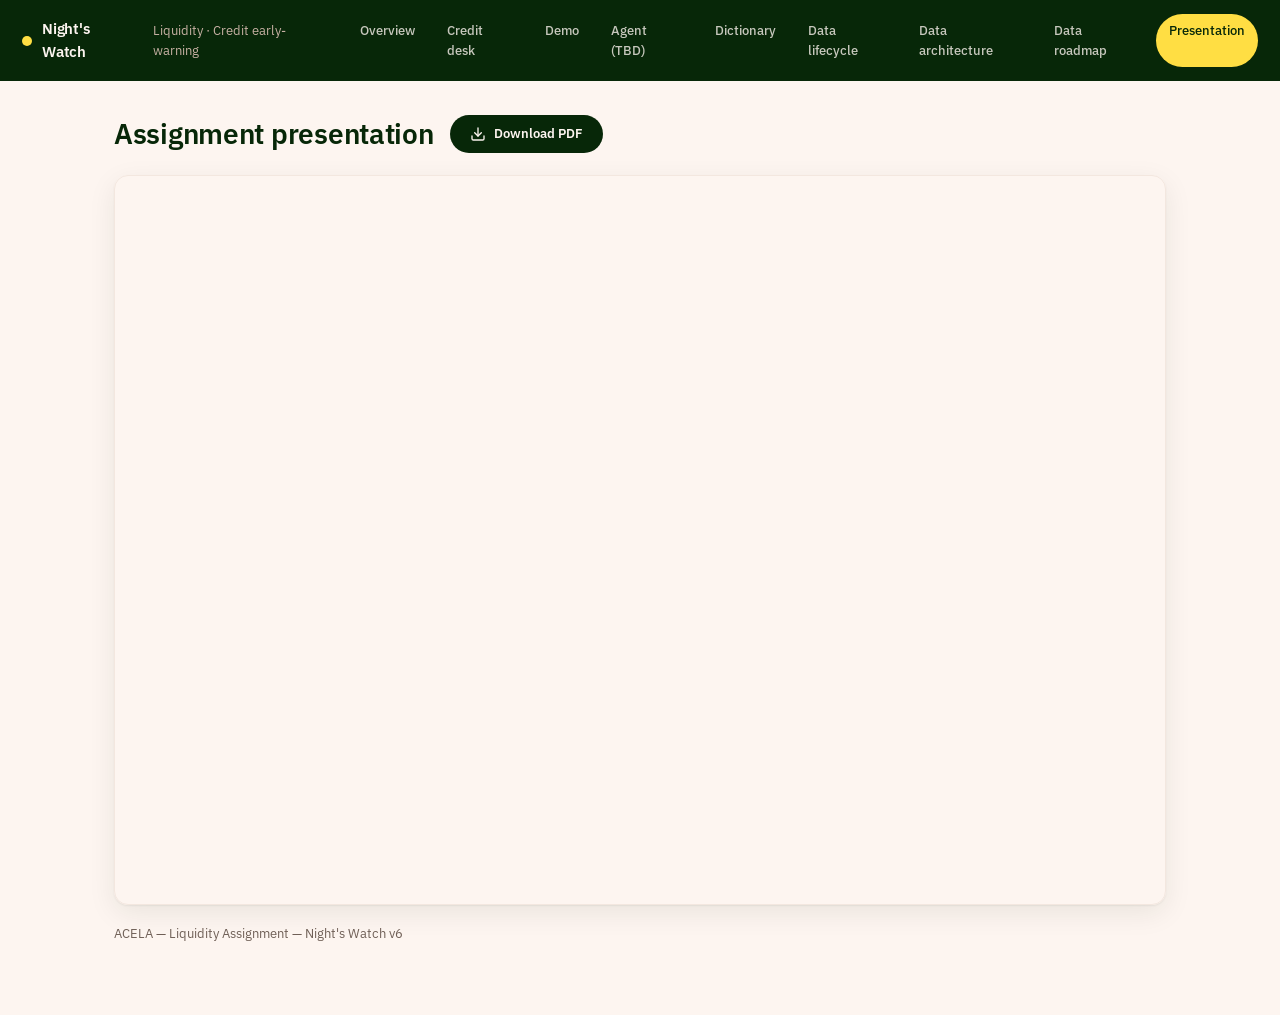
<file: web/presentation.html>
<!doctype html>
<html lang="en">
<head>
<meta charset="utf-8">
<meta name="viewport" content="width=device-width, initial-scale=1">
<title>Night's Watch — Assignment presentation</title>
<link rel="stylesheet" href="theme.css">
<style>
  .pres-wrap { max-width: 1100px; margin: 0 auto; padding: 32px 24px 60px; }
  .pres-head { display: flex; align-items: center; gap: 16px; flex-wrap: wrap; margin-bottom: 20px; }
  .pres-head h1 { font-size: 28px; margin: 0; }
  .pres-dl { display: inline-flex; align-items: center; gap: 8px; font-size: 13px; font-weight: 600;
    padding: 9px 20px; border-radius: 999px; background: var(--ink); color: var(--sand);
    text-decoration: none; border: none; cursor: pointer; font-family: var(--font); transition: filter .12s; }
  .pres-dl:hover { filter: brightness(1.15); }
  .pres-dl svg { width: 16px; height: 16px; fill: none; stroke: currentColor; stroke-width: 2;
    stroke-linecap: round; stroke-linejoin: round; }
  .pdf-frame { width: 100%; height: calc(100vh - 170px); min-height: 500px; border: 1px solid var(--sand-500);
    border-radius: var(--radius); box-shadow: var(--shadow); }
  .pres-note { font-size: 12.5px; color: var(--taupe); margin-top: 12px; }
</style>
</head>
<body>
<div class="nw-topbar">
  <span class="nw-logo"><span class="dot"></span> Night's Watch</span>
  <span class="nw-tag">Liquidity &middot; Credit early-warning</span>
  <nav class="nw-nav">
    <a href="index.html">Overview</a>
    <a href="product.html">Credit desk</a>
    <a href="demo.html">Demo</a>
    <a href="agent.html">Agent (TBD)</a>
    <a href="dictionary.html">Dictionary</a>
    <a href="lifecycle.html">Data lifecycle</a>
    <a href="diagram.html">Data architecture</a>
    <a href="roadmap.html">Data roadmap</a>
    <a href="presentation.html" class="active">Presentation</a>
  </nav>
</div>

<div class="pres-wrap">
  <div class="pres-head">
    <h1>Assignment presentation</h1>
    <a class="pres-dl" href="ACELA-LiquidityAssignment-NightsWatch-v6.pdf" download>
      <svg viewBox="0 0 24 24"><path d="M21 15v4a2 2 0 0 1-2 2H5a2 2 0 0 1-2-2v-4"/><polyline points="7 10 12 15 17 10"/><line x1="12" y1="15" x2="12" y2="3"/></svg>
      Download PDF
    </a>
  </div>
  <iframe class="pdf-frame" src="ACELA-LiquidityAssignment-NightsWatch-v6.pdf" title="Assignment presentation PDF"></iframe>
  <p class="pres-note">ACELA &mdash; Liquidity Assignment &mdash; Night's Watch v6</p>
</div>

</body>
</html>
</file>
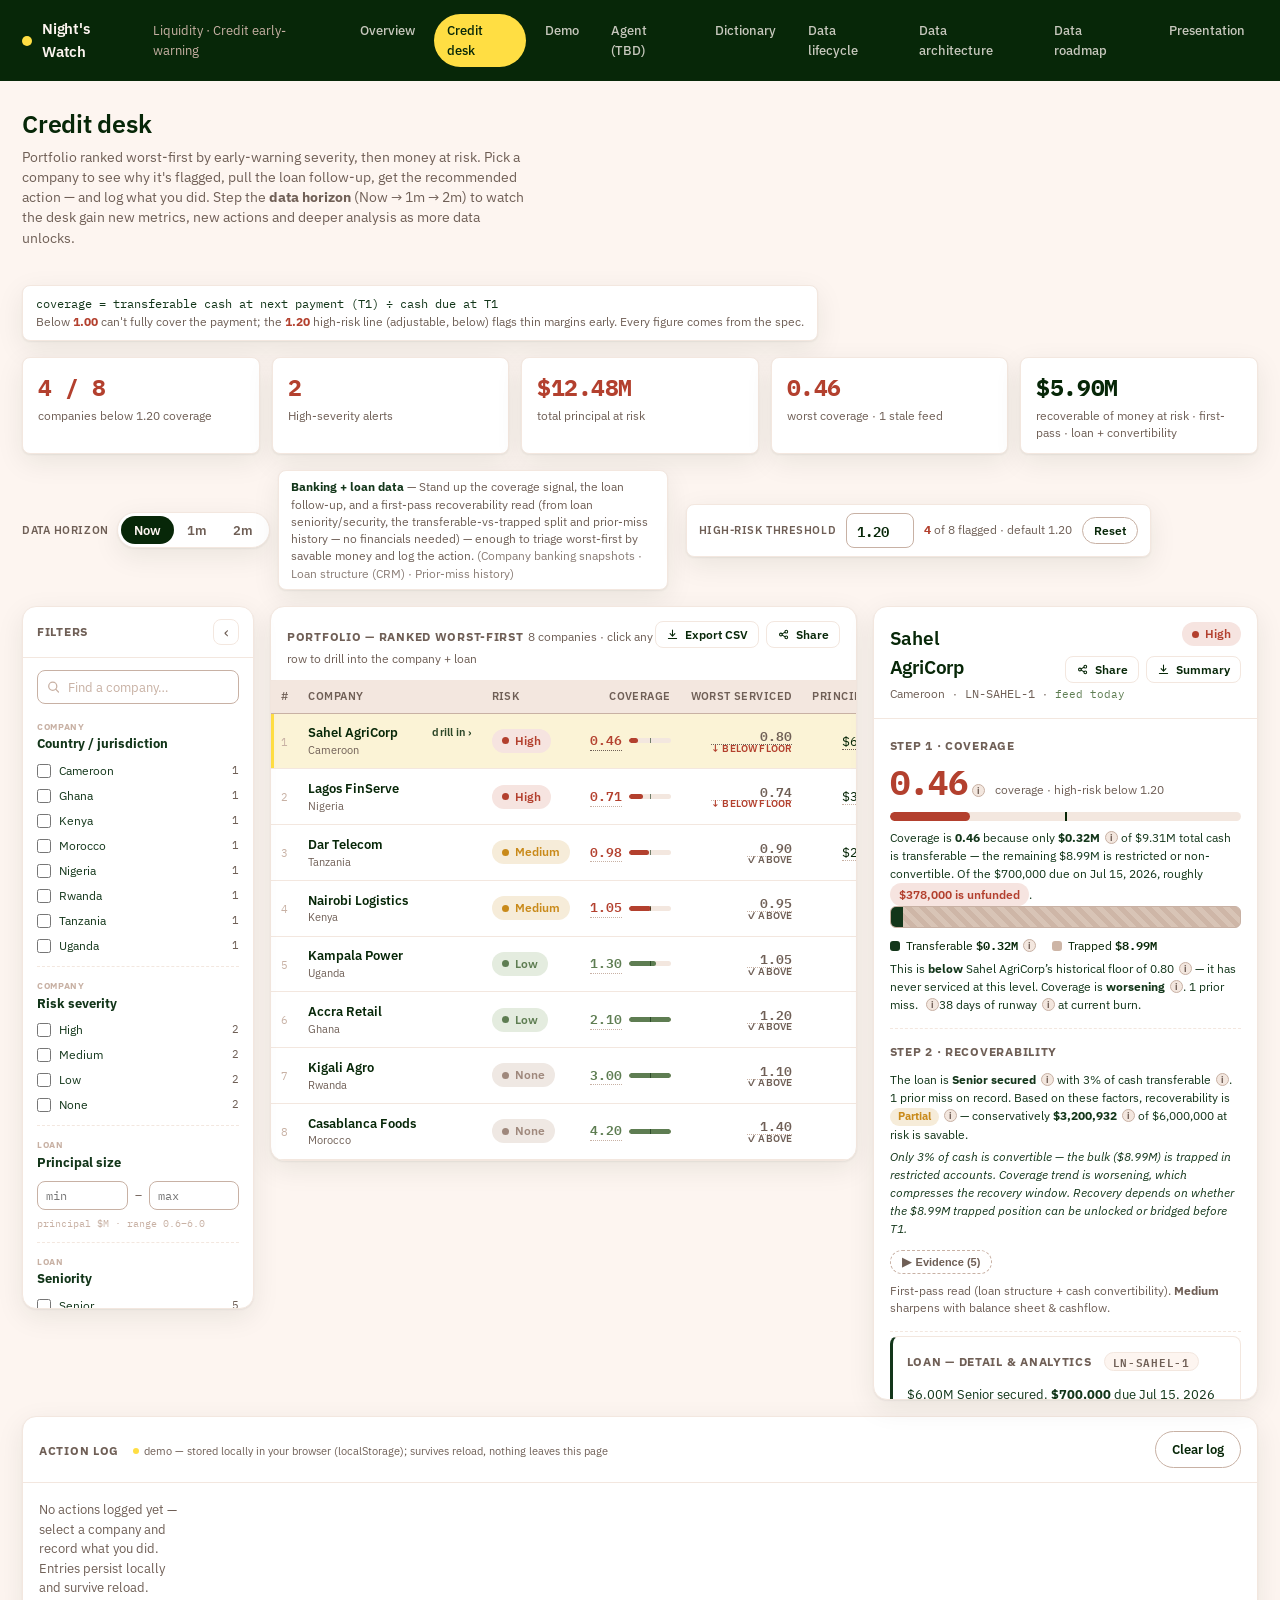
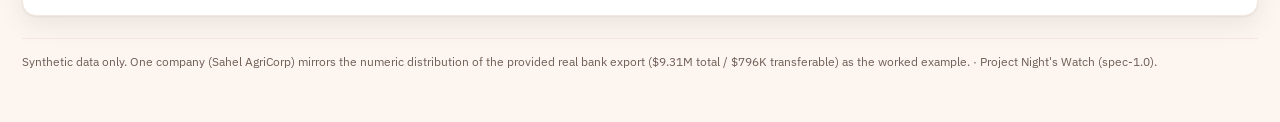
<file: web/product.html>
<!doctype html>
<html lang="en">
<head>
<meta charset="utf-8">
<meta name="viewport" content="width=device-width, initial-scale=1">
<title>Credit desk — Project Night's Watch</title>
<link rel="stylesheet" href="theme.css">
<style>
  /* ---- page-local styles (kept inside this file per the build contract) ---- */
  .desk-wrap { max-width: 1340px; margin: 0 auto; padding: 18px 22px 40px; }

  .desk-head { display:flex; align-items:flex-end; justify-content:space-between; gap:24px; flex-wrap:wrap; margin: 6px 0 16px; }
  .desk-head h1 { font-size: 25px; }
  .desk-head .lede { color: var(--taupe); font-size: 13.5px; margin-top: 4px; max-width: 64ch; }
  .signal-chip { background: var(--white); border:1px solid var(--sand-500); border-radius: var(--radius-sm); padding: 9px 13px; box-shadow: var(--shadow); font-size: 12px; color: var(--taupe); }
  .signal-chip code { font-family: var(--mono); color: var(--ink-700); }
  .signal-chip b { color: var(--risk-high); }

  .kpis { display:grid; grid-template-columns: repeat(auto-fit, minmax(184px, 1fr)); gap: 12px; margin-bottom: 16px; }
  .kpi { background: var(--white); border:1px solid var(--sand-500); border-radius: var(--radius-sm); padding: 12px 15px; box-shadow: var(--shadow); }
  .kpi .n { font-size: 23px; font-weight: 700; font-family: var(--mono); letter-spacing:-.02em; }
  .kpi .n.alert { color: var(--risk-high); }
  .kpi .l { font-size: 11.5px; color: var(--taupe); margin-top: 2px; }

  /* layout: filters (left) + ranked list (middle) + inspector (right) */
  .desk { display:grid; grid-template-columns: 232px minmax(0, 1.4fr) minmax(360px, .92fr); gap: 16px; align-items: start; transition: grid-template-columns .18s ease; }
  .desk.filt-collapsed { grid-template-columns: 46px minmax(0, 1.5fr) minmax(360px, .92fr); }

  .panel-title { font-size: 12px; font-weight: 700; letter-spacing:.06em; text-transform: uppercase; color: var(--taupe); }
  .card-pad { padding: 14px 16px; }

  /* ---- ranked table ---- */
  .list-card { overflow: hidden; }
  .list-head { display:flex; align-items:baseline; justify-content:space-between; padding: 14px 16px 10px; border-bottom: 1px solid var(--sand-500); }
  .list-head .hint { font-size: 11.5px; color: var(--taupe); }
  .tbl-scroll { max-height: calc(100vh - 250px); overflow:auto; }
  table.rank { width:100%; border-collapse: collapse; font-size: 12.5px; }
  table.rank thead th { position: sticky; top:0; z-index:2; background: var(--sand-500); color: var(--taupe);
    font-size: 10.5px; font-weight: 600; text-transform: uppercase; letter-spacing:.04em; text-align: right;
    padding: 8px 10px; white-space: nowrap; border-bottom:1px solid var(--sand-700); }
  table.rank thead th.l { text-align:left; }
  table.rank tbody td { padding: 9px 10px; border-bottom: 1px solid var(--sand-500); text-align: right; vertical-align: middle; white-space: nowrap; }
  table.rank tbody td.l { text-align:left; }
  table.rank tbody tr { cursor: pointer; }
  table.rank tbody tr:hover { background: var(--sand); }
  table.rank tbody tr.sel { background: #fbf3d6; box-shadow: inset 3px 0 0 var(--yellow); }
  table.rank tbody tr.sel:hover { background: #faeec6; }
  .rk { color: var(--sand-700); font-family: var(--mono); font-size: 11px; }
  .co-name { font-weight: 600; display:flex; align-items:center; gap:6px; }
  .co-juris { color: var(--taupe); font-size: 11px; }
  .co-name .drill { font-weight:600; font-size:11px; color:var(--taupe); letter-spacing:.01em;
    opacity:0; transform: translateX(-3px); transition: opacity .12s ease, transform .12s ease; margin-left:auto; padding-left:10px; }
  table.rank tbody tr:hover .co-name .drill, table.rank tbody tr.sel .co-name .drill { opacity:.85; transform:none; }
  table.rank tbody tr.sel .co-name .drill { color: var(--ink); }
  .num { font-family: var(--mono); }
  .cov { font-family: var(--mono); font-weight: 600; }
  .cov.bad { color: var(--risk-high); }
  .cov.ok  { color: var(--risk-low); }
  .covwrap { display:inline-flex; align-items:center; gap:7px; justify-content:flex-end; }
  .covbar { width: 42px; height: 5px; border-radius: 3px; background: var(--sand-500); position: relative; overflow:hidden; flex: 0 0 auto; }
  .covbar > i { position:absolute; left:0; top:0; bottom:0; border-radius:3px; display:block; }
  .covbar > u { position:absolute; top:-2px; bottom:-2px; left:50%; width:1.5px; background: var(--ink); opacity:.55; }
  .split-mini { display:inline-flex; flex-direction:column; gap:3px; align-items:flex-end; }
  .split-mini .bar { width: 78px; height: 6px; border-radius: 3px; background: var(--sand-700); overflow:hidden; display:flex; }
  .split-mini .bar > span { background: var(--ink-700); display:block; height:100%; }
  .split-mini .txt { font-family: var(--mono); font-size: 10.5px; color: var(--taupe); }
  .arrow.det { color: var(--risk-high); font-weight: 700; }
  .arrow.stable { color: var(--taupe); }
  .pi { display:inline-block; min-width: 18px; padding: 1px 6px; border-radius: 999px; font-size: 11px; font-weight:600; font-family: var(--mono); }
  .pi.zero { color: var(--taupe); background: transparent; }
  .pi.has  { color: var(--risk-medium); background: #f6ecd9; }
  .fresh { font-size: 11px; font-family: var(--mono); }
  .fresh.ok { color: var(--risk-low); }
  .fresh.stale { color: var(--risk-high); font-weight: 600; }

  /* ---- inspector ---- */
  .insp { position: sticky; top: 74px; }
  .insp-head { padding: 15px 16px; border-bottom: 1px solid var(--sand-500); }
  .insp-head .top { display:flex; align-items:center; justify-content:space-between; gap:10px; }
  .insp-head h2 { font-size: 19px; }
  .insp-head .sub { color: var(--taupe); font-size: 12px; margin-top: 2px; display:flex; gap:8px; align-items:center; flex-wrap:wrap; }
  .insp-body { padding: 4px 16px 16px; max-height: calc(100vh - 220px); overflow:auto; }
  .sec { padding: 14px 0; border-bottom: 1px dashed var(--sand-500); }
  .sec:last-child { border-bottom: none; }
  .sec > .panel-title { display:block; margin-bottom: 10px; }

  .cov-big { display:flex; align-items:flex-end; gap:10px; }
  .cov-big .v { font-size: 34px; font-weight: 700; font-family: var(--mono); line-height: 1; letter-spacing:-.02em; }
  .cov-big .v.bad { color: var(--risk-high); }
  .cov-big .v.ok  { color: var(--risk-low); }
  .cov-big .vs { font-size: 12px; color: var(--taupe); padding-bottom: 3px; }
  .cov-track { margin-top: 10px; height: 9px; border-radius: 5px; background: var(--sand-500); position: relative; overflow: hidden; }
  .cov-track > i { position:absolute; left:0; top:0; bottom:0; border-radius:5px; }
  .cov-track > u { position:absolute; top:-3px; bottom:-3px; left:50%; width:2px; background: var(--ink); }
  .cov-note { font-size: 12px; margin-top: 8px; color: var(--ink-700); }
  .flag { display:inline-block; background:#f6e4e0; color: var(--risk-high); font-size: 11.5px; font-weight:600; padding: 3px 9px; border-radius: 999px; }

  .split-bar { height: 22px; border-radius: 6px; overflow:hidden; display:flex; background: var(--sand-700); border:1px solid var(--sand-700); }
  .split-bar > .tr { background: var(--ink-700); }
  .split-bar > .tp { background: repeating-linear-gradient(45deg, #d8c4b6, #d8c4b6 5px, #ceb6a7 5px, #ceb6a7 10px); }
  .split-legend { display:flex; gap:16px; margin-top: 9px; flex-wrap:wrap; }
  .split-legend .it { font-size: 11.5px; }
  .split-legend .sw { display:inline-block; width:10px; height:10px; border-radius:3px; vertical-align:-1px; margin-right:6px; }
  .split-legend .v { font-family: var(--mono); font-weight:600; }
  .honest { font-size: 11.5px; color: var(--taupe); margin-top: 9px; line-height:1.45; }
  .honest b { color: var(--ink-700); }

  .facts { display:grid; grid-template-columns: 1fr 1fr; gap: 10px 18px; }
  .fact { font-size: 12.5px; }
  .fact .k { color: var(--taupe); font-size: 11px; }
  .fact .v { font-weight: 600; font-family: var(--mono); }

  /* loan drill-down section */
  .loan-sec { background: var(--white); border:1px solid var(--sand-500); border-left: 3px solid var(--ink-700);
    border-radius: var(--radius-sm); padding: 13px 14px; margin: 4px 0; }
  .loan-sec .loan-tag { font-size: 10.5px; font-weight: 600; color: var(--taupe); background: var(--sand);
    border:1px solid var(--sand-500); border-radius: 999px; padding: 1px 8px; margin-left: 6px; }
  .loan-sec > .panel-title { display:inline-flex; align-items:center; gap:6px; }
  .contract-btn { font-size: 11px; font-weight: 500; color: var(--ink-700); background: var(--white);
    border: 1px solid var(--sand-500); border-radius: 999px; padding: 3px 10px;
    text-decoration: none; text-transform: none; letter-spacing: normal;
    transition: background .15s, border-color .15s; cursor: pointer; white-space: nowrap; }
  .contract-btn:hover { background: var(--sand); border-color: var(--ink-700); }
  .contract-btn::before { content: '\1F4C4 '; }
  .loan-lead { font-size: 12.5px; color: var(--ink-700); line-height: 1.5; margin: 4px 0 12px; }
  .loan-kpis { display:grid; grid-template-columns: repeat(2, 1fr); gap: 8px; margin-bottom: 13px; }
  .lkpi { background: var(--sand); border:1px solid var(--sand-500); border-radius: var(--radius-sm); padding: 8px 10px; }
  .lk-k { font-size: 10.5px; color: var(--taupe); margin-bottom: 3px; line-height:1.25; }
  .lk-v { font-size: 18px; font-weight: 700; font-family: var(--mono); line-height: 1.05; letter-spacing:-.01em; }
  .lk-s { font-size: 10px; color: var(--sand-700); margin-top: 3px; line-height:1.3; }
  .badge { display:inline-block; font-size: 10.5px; font-weight: 700; padding: 1px 7px; border-radius: 6px; letter-spacing:.02em; }
  .badge.cash { background:#e4ecdf; color: var(--risk-low); }
  .badge.pik  { background:#efe8e3; color: var(--taupe); }

  /* P-action */
  .rec { background: var(--sand); border:1px solid var(--sand-500); border-radius: var(--radius-sm); padding: 13px 14px; }
  .rec .rec-top { display:flex; align-items:center; gap:10px; }
  .nw-p { display:inline-flex; align-items:center; font-size: 12px; font-weight: 700; padding: 3px 10px; border-radius: 999px; letter-spacing:.02em; }
  .nw-p-P1 { background:#f6e4e0; color: var(--risk-high); }
  .nw-p-P2 { background:#f6ecd9; color: var(--risk-medium); }
  .nw-p-P3 { background:#e4ecdf; color: var(--risk-low); }
  .nw-p-P4 { background:#efe8e3; color: var(--risk-none); }
  .rec h3 { font-size: 14.5px; }
  .rec .why { font-size: 12.5px; color: var(--ink-700); margin: 8px 0 4px; }
  .rec ol { margin: 6px 0 0; padding-left: 18px; }
  .rec ol li { font-size: 12.5px; margin: 4px 0; }
  .quad { font-size: 11.5px; color: var(--taupe); margin-top: 10px; border-top: 1px dashed var(--sand-700); padding-top: 9px; }
  .quad b { color: var(--ink-700); }
  .rec-email { display:flex; align-items:center; gap:10px; margin-top:12px; padding-top:10px; border-top:1px solid var(--sand-500); }
  .rec-email a { display:inline-flex; align-items:center; gap:6px; font-size:12.5px; font-weight:600;
    padding:7px 14px; border-radius:999px; background:var(--ink); color:var(--sand); text-decoration:none; }
  .rec-email a:hover { background:var(--ink-700); }
  .rec-email .contact-info { font-size:11.5px; color:var(--taupe); }

  /* evidence trail — before→after for every claim */
  .ev-toggle { display:inline-flex; align-items:center; gap:5px; font-size:11px; font-weight:600; color:var(--taupe); background:none; border:1px dashed var(--sand-700); border-radius:999px; padding:4px 11px; margin-top:12px; cursor:pointer; transition:background .12s; }
  .ev-toggle:hover { background:var(--sand-500); color:var(--ink); }
  .ev-toggle .ev-icon { font-size:12px; transition:transform .15s; }
  .ev-toggle.open .ev-icon { transform:rotate(90deg); }
  .ev-trail { margin-top:8px; border:1px solid var(--sand-500); border-radius:var(--radius-sm); overflow:hidden; }
  .ev-trail.hidden { display:none; }
  .ev-row { display:grid; grid-template-columns:52px 1fr 72px 14px 72px 1fr; gap:0 6px; align-items:baseline; padding:7px 10px; font-size:11.5px; border-bottom:1px solid var(--sand-500); }
  .ev-row:last-child { border-bottom:none; }
  .ev-row:nth-child(odd) { background:var(--white); }
  .ev-row:nth-child(even) { background:var(--sand); }
  .ev-ref { font-size:9.5px; font-weight:700; text-transform:uppercase; letter-spacing:.03em; color:var(--taupe); }
  .ev-field { font-weight:600; color:var(--ink-700); white-space:nowrap; overflow:hidden; text-overflow:ellipsis; }
  .ev-val { font-family:var(--mono); font-weight:600; text-align:right; white-space:nowrap; }
  .ev-val.before { color:var(--taupe); }
  .ev-val.after { color:var(--ink); }
  .ev-arrow { text-align:center; color:var(--sand-700); font-size:10px; }
  .ev-delta { font-size:10.5px; color:var(--ink-700); }
  .ev-delta.neg { color:var(--risk-high); }
  .ev-delta.pos { color:var(--risk-low); }
  .ev-src { display:block; font-family:var(--mono); font-size:9.5px; color:var(--taupe); margin-top:1px; }
  .ev-head { display:grid; grid-template-columns:52px 1fr 72px 14px 72px 1fr; gap:0 6px; padding:5px 10px; background:var(--sand-500); font-size:9px; font-weight:700; text-transform:uppercase; letter-spacing:.05em; color:var(--taupe); }
  /* 4-column variant for recoverability / forecast evidence */
  .ev-trail.ev-4col .ev-head,
  .ev-trail.ev-4col .ev-row { grid-template-columns:64px 1fr 90px 1fr; }
  .ev-trail.ev-4col .ev-head { display:grid; }

  /* form */
  .form-row { display:flex; gap: 10px; margin-bottom: 10px; }
  .field { flex:1; display:flex; flex-direction:column; gap: 4px; }
  .field label { font-size: 11px; font-weight: 600; color: var(--taupe); text-transform: uppercase; letter-spacing:.04em; }
  .field select, .field textarea, .field input {
    font-family: var(--font); font-size: 13px; color: var(--ink); background: var(--white);
    border: 1px solid var(--sand-700); border-radius: var(--radius-sm); padding: 8px 10px; width:100%; }
  .field textarea { resize: vertical; min-height: 58px; }
  .field select:focus, .field textarea:focus, .field input:focus { outline: 2px solid var(--yellow); outline-offset: 0; border-color: var(--ink); }
  .form-actions { display:flex; align-items:center; justify-content:space-between; gap:10px; margin-top: 2px; }
  .demo-note { font-size: 11px; color: var(--taupe); }
  .demo-note .dot { display:inline-block; width:6px; height:6px; border-radius:50%; background: var(--yellow); margin-right:5px; vertical-align: 1px; }

  /* action log */
  .log-card { margin-top: 16px; }
  .log-head { display:flex; align-items:center; justify-content:space-between; padding: 14px 16px; border-bottom: 1px solid var(--sand-500); }
  .log-list { list-style:none; margin:0; padding: 6px 0; max-height: 360px; overflow:auto; }
  .log-list li { padding: 11px 16px; border-bottom: 1px solid var(--sand-500); display:grid; grid-template-columns: 150px 1fr auto; gap: 14px; align-items: baseline; }
  .log-list li:last-child { border-bottom: none; }
  .log-list li.fresh-row { animation: pop 1.4s ease; }
  @keyframes pop { 0% { background: #fbf3d6; } 100% { background: transparent; } }
  .log-when { font-size: 11px; color: var(--taupe); font-family: var(--mono); }
  .log-co { font-weight: 600; font-size: 12.5px; }
  .log-main .note { font-size: 12.5px; color: var(--ink-700); margin-top: 3px; word-break: break-word; }
  .log-meta { display:flex; gap: 8px; align-items:center; }
  .out-chip { font-size: 10.5px; font-weight: 600; padding: 2px 8px; border-radius: 999px; background: var(--sand-500); color: var(--taupe); text-transform: capitalize; }
  .log-empty { padding: 20px 16px; color: var(--taupe); font-size: 13px; }

  .foot { color: var(--taupe); font-size: 11.5px; margin-top: 22px; padding-top: 14px; border-top: 1px solid var(--sand-500); }

  /* ---- configurable high-risk threshold ---- */
  .desk-controls { display:flex; align-items:center; gap:12px 18px; flex-wrap:wrap; margin: 0 0 16px; }
  .thr { display:inline-flex; align-items:center; gap:10px; background: var(--white); border:1px solid var(--sand-500); border-radius: var(--radius-sm); padding: 8px 12px; box-shadow: var(--shadow); }
  .thr .lbl { font-size: 11px; font-weight:600; text-transform:uppercase; letter-spacing:.05em; color: var(--taupe); }
  .thr input { font-family: var(--mono); font-size: 14px; font-weight:600; color: var(--ink); width: 68px; text-align:center; border:1px solid var(--sand-700); border-radius: var(--radius-sm); padding: 5px 8px; }
  .thr input:focus { outline: 2px solid var(--yellow); outline-offset:0; border-color: var(--ink); }
  .thr .thr-reset { font-size: 11.5px; padding: 5px 11px; }
  .thr .thr-hint { font-size: 11.5px; color: var(--taupe); }
  .thr .thr-hint b { color: var(--risk-high); font-family: var(--mono); }

  /* ---- worst-serviced (historical floor) column ---- */
  .wsc { display:inline-flex; flex-direction:column; align-items:flex-end; font-family: var(--mono); font-weight:600; color: var(--taupe); line-height:1.15; }
  .wsc .tag { font-family: var(--font); font-size: 9.5px; font-weight:600; letter-spacing:.02em; text-transform:uppercase; color: var(--taupe); }
  .wsc.uncharted .tag { color: var(--risk-high); }

  /* ---- data-horizon control (drives the whole desk) ---- */
  .dg-ctl-group { display:flex; align-items:center; gap:8px; }
  .dg-ctl-group .lbl { font-size: 11px; font-weight:600; text-transform:uppercase; letter-spacing:.05em; color: var(--taupe); }
  .dg-seg { display:inline-flex; background: var(--white); border:1px solid var(--sand-500); border-radius:999px; padding:3px; box-shadow: var(--shadow); }
  .dg-seg button { font-family: var(--font); font-size: 12.5px; font-weight:600; color: var(--taupe); background:transparent; border:none; cursor:pointer; padding:6px 13px; border-radius:999px; transition: background .15s ease, color .15s ease; }
  .dg-seg button:hover { color: var(--ink); }
  .dg-seg button.on { background: var(--ink); color: var(--sand); }
  .hz { display:inline-flex; align-items:center; gap:10px; background: var(--white); border:1px solid var(--sand-500); border-radius: var(--radius-sm); padding: 7px 12px; box-shadow: var(--shadow); }
  .hz .hz-note { font-size:11.5px; color: var(--taupe); max-width: 52ch; }
  .hz .hz-note b { color: var(--ink-700); }

  /* "new at this horizon" affordance, shared by KPIs and detail sections */
  .nw-new { font-size:8.5px; font-weight:700; letter-spacing:.05em; text-transform:uppercase; color:#8a6d00; background: var(--yellow); border-radius:4px; padding:1px 6px; vertical-align:1px; }
  .kpi.unlocked { border-color: var(--yellow); box-shadow: inset 0 0 0 1px var(--yellow); }
  .kpi .k-top { display:flex; align-items:center; gap:6px; }

  /* recoverability (Medium unlock) — table pill + savable amount */
  .recov { display:inline-flex; align-items:center; gap:7px; justify-content:flex-end; }
  .recov .pill { font-size:10.5px; font-weight:700; padding:1px 8px; border-radius:999px; }
  .recov-Strong { background:#e4ecdf; color: var(--risk-low); }
  .recov-Partial { background:#f6ecd9; color: var(--risk-medium); }
  .recov-Weak { background:#f6e4e0; color: var(--risk-high); }
  .recov .sv { font-family: var(--mono); font-size:10.5px; color: var(--taupe); }

  /* forecast (Later unlock) — modelled coverage at T1 */
  .fc { display:inline-flex; flex-direction:column; align-items:flex-end; font-family: var(--mono); font-weight:600; line-height:1.15; }
  .fc .tag { font-family: var(--font); font-size:9.5px; font-weight:600; text-transform:uppercase; letter-spacing:.02em; }
  .fc.breached, .fc.pre-breach { color: var(--risk-high); }
  .fc.clear { color: var(--risk-low); }
  .fc.pre-breach .tag { color: var(--risk-medium); }

  /* phase-unlocked sections inside the inspector */
  .sec.phase { background: var(--sand); border:1px solid var(--sand-500); border-left:3px solid var(--yellow); border-radius: var(--radius-sm); padding: 11px 13px; }
  .sec.phase .panel-title { color: var(--ink-700); }
  .sec.phase .ph-read { font-size:12px; color: var(--ink-700); line-height:1.45; margin-top:7px; }
  .sec.phase .ph-do { font-size:11.5px; color: var(--ink); margin-top:9px; }
  .sec.phase .ph-do b { color: var(--ink-700); }

  /* ---- metric hover popover (the trust trail: as-at · formula · sources · evidence · lineage) ---- */
  .m { cursor: help; }
  .m > .m-i { display:inline-flex; align-items:center; justify-content:center; width:13px; height:13px; margin-left:5px;
    font-family: var(--font); font-size:9px; font-weight:700; font-style:normal; line-height:1; color: var(--taupe);
    background: var(--sand-500); border:1px solid var(--sand-700); border-radius:50%; vertical-align:1px; cursor:help; }
  .m:hover > .m-i, .m:focus-visible > .m-i { background: var(--yellow); border-color: var(--yellow); color: var(--ink); }
  .m:focus { outline: none; }
  .m:focus-visible { outline: 2px solid var(--ink); outline-offset: 1px; border-radius: 3px; }
  /* compact trigger used inside the dense ranked table (no badge, faint underline) */
  .mt { cursor: help; border-bottom: 1px dotted var(--sand-700); }
  tr:hover .mt, tr.sel .mt { border-bottom-color: var(--taupe); }
  .mt:focus-visible { outline: 2px solid var(--ink); outline-offset: 1px; }
  .rc-hint { font-weight:500; text-transform:none; letter-spacing:0; color: var(--taupe); font-size:9.5px; }

  #mpop { position: fixed; z-index: 90; max-width: 344px; background: var(--white);
    border:1px solid var(--sand-700); border-radius: var(--radius-sm); box-shadow: var(--shadow-lg);
    padding: 11px 13px; font-size: 12px; color: var(--ink); display: none; }
  #mpop.on { display: block; }
  #mpop .mpop-h { font-size: 12.5px; font-weight:700; color: var(--ink); margin-bottom:7px; }
  #mpop .mpop-row { display:grid; grid-template-columns: 62px 1fr; gap: 9px; margin: 5px 0; align-items: baseline; }
  #mpop .kk { font-size: 9.5px; font-weight:700; text-transform:uppercase; letter-spacing:.05em; color: var(--taupe); }
  #mpop .vv { font-size: 12px; color: var(--ink-700); line-height:1.42; }
  #mpop .vv.mono { font-family: var(--mono); font-size: 11px; }
  #mpop .mpop-src { display:inline-block; font-family: var(--mono); font-size: 10.5px; text-decoration:none;
    color: var(--ink-700); background: var(--sand); border:1px solid var(--sand-500); border-radius:6px; padding:1px 6px; margin:0 4px 4px 0; }
  #mpop .mpop-src:hover { background: var(--yellow); border-color: var(--yellow); }
  #mpop .mpop-foot { display:flex; gap:14px; margin-top:9px; padding-top:8px; border-top:1px dashed var(--sand-500); }
  #mpop .mpop-foot a { font-size: 11.5px; font-weight:600; text-decoration:none; color: var(--ink); }
  #mpop .mpop-foot a:hover { text-decoration: underline; }

  /* forecast expected range (worst → base → best) */
  .rng { margin-top: 12px; }
  .rng-bar { position: relative; height: 10px; border-radius: 5px; background: var(--sand-500); margin: 36px 0 4px; }
  .rng-band { position:absolute; top:0; bottom:0; background: rgba(179,64,46,.22); border-radius:5px; }
  .rng-tick { position:absolute; top:-5px; height:20px; width:2px; }
  .rng-tick.worst { background: var(--risk-high); }
  .rng-tick.base  { background: var(--ink); }
  .rng-tick.best  { background: var(--risk-low); }
  /* three vertical lanes so labels never collide when the scenarios cluster */
  .rng-tick .lab { position:absolute; transform:translateX(-50%); font-family: var(--mono); font-size:9.5px; white-space:nowrap; }
  .rng-tick.worst .lab { top:-16px; color: var(--risk-high); font-weight:700; }
  .rng-tick.best  .lab { top:-31px; color: var(--risk-low); }
  .rng-tick.base  .lab { top:17px; color: var(--ink); font-weight:700; }
  .rng-1 { position:absolute; top:-3px; height:16px; width:2px; background: var(--ink); opacity:.45; }
  .rng-1 .lab { position:absolute; top:31px; transform:translateX(-50%); font-size:9px; color: var(--taupe); white-space:nowrap; }
  .rng-cap { font-size: 11.5px; color: var(--ink-700); margin-top: 30px; line-height:1.45; }
  .rng-cap b { color: var(--risk-high); }

  /* ======== left filter panel (filters by ontology element) ======== */
  .filters { position: sticky; top: 74px; align-self: start; overflow: hidden; }
  .filt-head { display:flex; align-items:center; justify-content:space-between; padding: 12px 14px; border-bottom: 1px solid var(--sand-500); }
  .filt-head .panel-title { display:inline-flex; align-items:center; gap:7px; }
  .filt-count { font-family: var(--mono); font-size: 10px; font-weight:700; color: var(--ink); background: var(--yellow); border-radius: 999px; padding: 1px 7px; }
  .filt-toggle { font-family: var(--font); font-size: 16px; line-height:1; color: var(--taupe); background: transparent; border: 1px solid var(--sand-500); border-radius: var(--radius-sm); width: 26px; height: 26px; cursor: pointer; }
  .filt-toggle:hover { color: var(--ink); border-color: var(--sand-700); }
  .filt-body { padding: 4px 14px 14px; max-height: calc(100vh - 250px); overflow:auto; }
  .fsearch { position:relative; margin: 8px 0 4px; }
  .fsearch svg { position:absolute; left:9px; top:50%; transform:translateY(-50%); width:15px; height:15px;
    fill:none; stroke: var(--sand-700); stroke-width:1.7; stroke-linecap:round; pointer-events:none; }
  .fsearch input { width:100%; box-sizing:border-box; font-family: inherit; font-size:12.5px; color: var(--ink);
    background: var(--white); border:1px solid var(--sand-700); border-radius: var(--radius-sm); padding:8px 10px 8px 30px; }
  .fsearch input::placeholder { color: var(--sand-700); }
  .fsearch input:focus { outline: 2px solid var(--yellow); outline-offset:0; border-color: var(--ink); }
  .fgroup { padding: 12px 0 11px; border-bottom: 1px dashed var(--sand-500); }
  .fgroup:last-of-type { border-bottom: none; }
  .fg-onto { font-size: 9px; font-weight:700; text-transform:uppercase; letter-spacing:.07em; color: var(--sand-700); }
  .fg-title { font-size: 12.5px; font-weight:700; color: var(--ink-700); margin: 1px 0 9px; }
  .fchecks, .ftoggles { display:flex; flex-direction:column; gap:7px; }
  .fcheck { display:flex; align-items:center; gap:8px; font-size:12px; color: var(--ink-700); cursor:pointer; user-select:none; }
  .fcheck input { width:14px; height:14px; accent-color: var(--ink); cursor:pointer; margin:0; flex:0 0 auto; }
  .fcheck .cnt { margin-left:auto; font-family: var(--mono); font-size:10.5px; color: var(--taupe); }
  .fcheck:hover { color: var(--ink); }
  .frange { display:flex; align-items:center; gap:7px; }
  .frange input { width:100%; min-width:0; font-family: var(--mono); font-size:12px; color: var(--ink); background: var(--white); border:1px solid var(--sand-700); border-radius: var(--radius-sm); padding:6px 8px; }
  .frange input:focus { outline: 2px solid var(--yellow); outline-offset:0; border-color: var(--ink); }
  .frange .dash { color: var(--taupe); font-size: 12px; }
  .frange-hint { font-size: 10px; color: var(--sand-700); margin-top: 6px; font-family: var(--mono); }
  .filt-foot { display:flex; align-items:center; justify-content:space-between; gap:8px; padding-top: 13px; }
  .filt-foot .sum { font-size: 11px; color: var(--taupe); }
  .filt-foot .nw-btn { font-size: 12px; padding: 6px 11px; }

  /* collapsed rail */
  .desk.filt-collapsed .filt-head, .desk.filt-collapsed .filt-body { display:none; }
  .filt-rail { display:none; }
  .desk.filt-collapsed .filt-rail { display:flex; flex-direction:column; align-items:center; gap:12px; padding: 14px 0; }
  .filt-rail .rail-btn { writing-mode: vertical-rl; transform: rotate(180deg); font-family: var(--font); font-size: 12px; font-weight:700; letter-spacing:.09em; text-transform:uppercase; color: var(--ink); background:transparent; border:none; cursor:pointer; padding: 6px 0; }
  .filt-rail .rail-btn:hover { color: var(--risk-high); }
  .filt-rail .rail-count { font-family: var(--mono); font-size:10px; font-weight:700; color: var(--ink); background: var(--yellow); border-radius:999px; padding:1px 6px; }

  /* ======== quick actions (row level) ======== */
  table.rank thead th.qa-h { width: 1%; text-align:center; }
  td.qa { text-align:right; white-space:nowrap; padding-right: 8px; }
  .qa-btns { display:inline-flex; gap:5px; opacity:.34; transition: opacity .12s ease; }
  table.rank tbody tr:hover .qa-btns, table.rank tbody tr.sel .qa-btns, .qa-btns:focus-within { opacity:1; }
  .qa-btn { display:inline-flex; align-items:center; justify-content:center; width:25px; height:25px; padding:0; color: var(--taupe); background: var(--white); border:1px solid var(--sand-500); border-radius: var(--radius-sm); cursor:pointer; }
  .qa-btn:hover { color: var(--ink); border-color: var(--ink); background: var(--sand); }
  .qa-btn.on { color: var(--ink); border-color: var(--yellow); background: #fbf3d6; }
  .qa-btn svg, .icon-btn svg { fill:none; stroke: currentColor; stroke-width:1.6; stroke-linecap:round; stroke-linejoin:round; }
  .qa-btn svg { width:14px; height:14px; display:block; }

  /* assignee + alert chips on the row */
  .row-chip { display:inline-flex; align-items:center; gap:4px; font-size:9px; font-weight:700; margin-left:6px; padding:1px 6px; border-radius:999px; vertical-align:1px; letter-spacing:.02em; }
  .row-chip.assignee { background: var(--sand-500); color: var(--ink-700); }
  .row-chip.alert { background:#f6e4e0; color: var(--risk-high); }
  .row-chip svg { width:10px; height:10px; fill:none; stroke: currentColor; stroke-width:1.7; stroke-linecap:round; stroke-linejoin:round; }

  /* ======== shared floating menu (assign / alert) ======== */
  #qmenu { position: fixed; z-index: 95; min-width: 196px; max-width: 280px; background: var(--white); border:1px solid var(--sand-700); border-radius: var(--radius-sm); box-shadow: var(--shadow-lg); padding: 6px; display:none; }
  #qmenu.on { display:block; }
  #qmenu .qm-h { font-size: 9.5px; font-weight:700; text-transform:uppercase; letter-spacing:.05em; color: var(--taupe); padding: 5px 8px 5px; line-height:1.3; }
  #qmenu button.qm-item { display:flex; align-items:center; gap:8px; width:100%; text-align:left; font-family: var(--font); font-size: 12.5px; color: var(--ink); background:transparent; border:none; border-radius: 6px; padding: 7px 8px; cursor:pointer; }
  #qmenu button.qm-item:hover { background: var(--sand); }
  #qmenu button.qm-item .ck { margin-left:auto; color: var(--risk-low); font-weight:700; }

  /* ======== table-level + inspector action buttons ======== */
  .tbl-actions, .insp-actions { display:inline-flex; gap:7px; }
  .icon-btn { display:inline-flex; align-items:center; gap:6px; font-family: var(--font); font-size: 11.5px; font-weight:600; color: var(--ink); background: var(--white); border:1px solid var(--sand-500); border-radius: var(--radius-sm); padding: 5px 10px; cursor:pointer; white-space:nowrap; }
  .icon-btn:hover { border-color: var(--ink); background: var(--sand); }
  .icon-btn svg { width:13px; height:13px; }
  .insp-head .top .right { display:flex; align-items:center; gap:10px; flex-wrap:wrap; justify-content:flex-end; }

  /* ======== toast ======== */
  #toast { position: fixed; left:50%; bottom: 26px; transform: translateX(-50%) translateY(14px); z-index: 120;
    background: var(--ink); color: var(--sand); font-size: 12.5px; font-weight:500; padding: 10px 16px; border-radius: 999px;
    box-shadow: var(--shadow-lg); opacity:0; pointer-events:none; transition: opacity .18s ease, transform .18s ease; max-width: 80vw; text-align:center; }
  #toast.on { opacity:1; transform: translateX(-50%) translateY(0); }
  #toast b { color: var(--yellow); }

  @media (max-width: 1180px){
    .desk, .desk.filt-collapsed { grid-template-columns: 1fr; }
    .insp, .filters { position: static; }
    .kpis { grid-template-columns: repeat(2,1fr) !important; }
    .insp-body, .tbl-scroll, .filt-body { max-height: none; }
  }
</style>
</head>
<body>
<div class="nw-topbar">
  <span class="nw-logo"><span class="dot"></span> Night's Watch</span>
  <span class="nw-tag">Liquidity · Credit early-warning</span>
  <nav class="nw-nav">
    <a href="index.html">Overview</a>
    <a href="product.html" class="active">Credit desk</a>
    <a href="demo.html">Demo</a>
    <a href="agent.html">Agent (TBD)</a>
    <a href="dictionary.html">Dictionary</a>
    <a href="lifecycle.html">Data lifecycle</a>
    <a href="diagram.html">Data architecture</a>
    <a href="roadmap.html">Data roadmap</a>
    <a href="presentation.html">Presentation</a>
  </nav>
</div>

<div class="desk-wrap">
  <div class="desk-head">
    <div>
      <h1>Credit desk</h1>
      <p class="lede">Portfolio ranked worst-first by early-warning severity, then money at risk. Pick a company to see why it's flagged, pull the loan follow-up, get the recommended action — and log what you did. Step the <b>data horizon</b> (Now → 1m → 2m) to watch the desk gain new metrics, new actions and deeper analysis as more data unlocks.</p>
    </div>
    <div class="signal-chip" id="signalChip"></div>
  </div>

  <div class="kpis" id="kpis"></div>

  <div class="desk-controls">
    <div class="dg-ctl-group">
      <span class="lbl">Data horizon</span>
      <div class="dg-seg" id="phaseSeg" role="tablist" aria-label="Data horizon">
        <button type="button" data-phase="Now" role="tab">Now</button>
        <button type="button" data-phase="Medium" role="tab">1m</button>
        <button type="button" data-phase="Later" role="tab">2m</button>
      </div>
      <span class="hz"><span class="hz-note" id="phaseNote"></span></span>
    </div>
    <div class="thr">
      <span class="lbl">High-risk threshold</span>
      <input id="thrInput" type="number" step="0.05" min="0.5" max="5" value="1.20" aria-label="High-risk coverage threshold">
      <span class="thr-hint" id="thrHint"></span>
      <button class="nw-btn ghost thr-reset" id="thrReset" type="button">Reset</button>
    </div>
  </div>

  <div class="desk" id="desk">
    <!-- FILTER: collapsible panel, grouped by ontology element -->
    <aside class="nw-card filters" id="filters">
      <div class="filt-head">
        <span class="panel-title">Filters <span class="filt-count" id="filtCount" hidden></span></span>
        <button class="filt-toggle" id="filtToggle" type="button" title="Collapse filters" aria-label="Collapse filters">&#8249;</button>
      </div>
      <div class="filt-rail" id="filtRail">
        <button class="rail-btn" id="filtExpand" type="button" title="Show filters">Filters</button>
        <span class="rail-count" id="railCount" hidden></span>
      </div>
      <div class="filt-body" id="filtBody"></div>
    </aside>

    <!-- SEE: ranked list -->
    <section class="nw-card list-card">
      <div class="list-head">
        <div><span class="panel-title">Portfolio — ranked worst-first</span> <span class="hint" id="listHint"></span></div>
        <div class="tbl-actions">
          <button class="icon-btn" id="exportCsv" type="button" title="Export the filtered table as CSV"></button>
          <button class="icon-btn" id="shareTable" type="button" title="Copy a link to this filtered view"></button>
        </div>
      </div>
      <div class="tbl-scroll">
        <table class="rank">
          <thead id="rankHead"></thead>
          <tbody id="rankBody"></tbody>
        </table>
      </div>
    </section>

    <!-- UNDERSTAND + FOLLOW-UP + RECOMMENDED + ACT -->
    <section class="nw-card insp">
      <div class="insp-head">
        <div class="top">
          <h2 id="cName">—</h2>
          <div class="right">
            <span id="cPill"></span>
            <span class="insp-actions">
              <button class="icon-btn" id="shareCo" type="button" title="Copy a link to this company"></button>
              <button class="icon-btn" id="dlSummary" type="button" title="Download an executive summary report"></button>
            </span>
          </div>
        </div>
        <div class="sub" id="cSub"></div>
      </div>
      <div class="insp-body" id="inspBody"></div>
    </section>
  </div>

  <!-- ACT & RECORD: action log -->
  <section class="nw-card log-card" id="logCard">
    <div class="log-head">
      <div>
        <span class="panel-title">Action log</span>
        <span class="demo-note" style="margin-left:10px;"><span class="dot"></span>demo — stored locally in your browser (localStorage); survives reload, nothing leaves this page</span>
      </div>
      <button class="nw-btn ghost" id="clearLog" type="button">Clear log</button>
    </div>
    <ul class="log-list" id="logList"></ul>
  </section>

  <p class="foot" id="foot"></p>
</div>

<script>
  /* ---- resilient spec loader (per spec/INTEGRATION.md) ---- */
  function loadSpec(srcs, done){ if(!srcs.length) return done(new Error('no spec'));
    var s=document.createElement('script'); s.src=srcs[0];
    s.onload=done; s.onerror=function(){loadSpec(srcs.slice(1),done);};
    document.head.appendChild(s); }
  loadSpec(['../spec/ontology.js','ontology.js'], function(){ init(); });

  var LOG_KEY = 'nw_action_log_v1';
  var THRESH_KEY = 'nw_cov_threshold_v1';
  var DEFAULT_THRESH = 1.2;
  var THRESH = DEFAULT_THRESH;
  var SEVERITY = { High:0, Medium:1, Low:2, None:3 };
  var OUTCOMES = ['pending','contacted','in progress','bridge / FX arranged','escalated','resolved','monitoring'];
  var PHASES = ['Now','Medium','Later'];
  var DESK_PHASE = 'Now';
  var selectedId = null;
  var SPEC, PORTFOLIO, FRAMEWORK, RANKED, UNLOCKS, EV;

  /* quick-actions: demo state (persisted locally) */
  var ASSIGN_KEY = 'nw_assignments_v1', ALERT_KEY = 'nw_alerts_v1', COLLAPSE_KEY = 'nw_filters_collapsed_v1';
  var TEAM = ['Amara Okonkwo', 'Lars Vinter', 'Priya Rao', 'Tom Becker', 'Sara Mensah'];
  var ALERT_TYPES = ['Coverage breach (< threshold)', 'Payment due within 7 days', 'Feed goes stale (> 3 days)', 'FX still blocked at T1'];

  /* filter state + pending deep-link selection (set from the URL) */
  var FILTERS, PENDING_SELECT = null;
  function defaultFilters(){ return { q:'', countries:[], severities:[], seniorities:[], coupons:[], pMin:null, pMax:null, covMin:null, covMax:null, atRiskOnly:false, worseningOnly:false, priorOnly:false }; }

  var ICON = {
    user:'<svg viewBox="0 0 20 20" aria-hidden="true"><circle cx="8" cy="6.4" r="3.1"/><path d="M2.6 16.7c0-3 2.4-4.9 5.4-4.9 1 0 1.9.22 2.6.6"/><path d="M15.4 12.3v4.4M13.2 14.5h4.4"/></svg>',
    bell:'<svg viewBox="0 0 20 20" aria-hidden="true"><path d="M10 3.3c-2.6 0-4.2 1.9-4.2 4.4 0 3-1 4-1.7 4.8-.3.3-.1.8.3.8h11.2c.4 0 .6-.5.3-.8-.7-.8-1.7-1.8-1.7-4.8 0-2.5-1.6-4.4-4.2-4.4z"/><path d="M8.4 15.8a1.7 1.7 0 0 0 3.2 0"/></svg>',
    download:'<svg viewBox="0 0 20 20" aria-hidden="true"><path d="M10 3.2v9.1"/><path d="M6.3 8.7 10 12.4l3.7-3.7"/><path d="M3.7 16.3h12.6"/></svg>',
    share:'<svg viewBox="0 0 20 20" aria-hidden="true"><circle cx="6" cy="10" r="2.1"/><circle cx="14.3" cy="5.6" r="2.1"/><circle cx="14.3" cy="14.4" r="2.1"/><path d="M7.9 9 12.4 6.6M7.9 11l4.5 2.4"/></svg>'
  };

  /* brand styles for the downloadable executive summary (self-contained doc) */
  var SUMMARY_CSS =
    ":root{--ink:#072708;--sand:#fdf5f0;--sand5:#f3e7df;--sand7:#c8b1a4;--taupe:#6f5f56;--yellow:#ffde43;--high:#b3402e;--med:#c98a1a;--low:#5e7d52;--none:#9f887c}" +
    "*{box-sizing:border-box}" +
    "body{font-family:'IBM Plex Sans',Arial,sans-serif;color:var(--ink);background:var(--sand);margin:0 auto;padding:40px 44px;max-width:820px;line-height:1.5}" +
    ".rep-head{display:flex;align-items:center;justify-content:space-between;border-bottom:2px solid var(--ink);padding-bottom:12px;margin-bottom:22px}" +
    ".brand{font-weight:700;font-size:16px;display:flex;align-items:center;gap:8px}" +
    ".brand .dot{width:10px;height:10px;border-radius:50%;background:var(--yellow);display:inline-block}" +
    ".brand-sub{font-weight:500;color:var(--taupe);font-size:13px}" +
    ".gen{font-size:11px;color:var(--taupe);font-family:'IBM Plex Mono',ui-monospace,monospace}" +
    "h1{font-size:24px;margin:0 0 4px;display:flex;align-items:center;gap:10px}" +
    "h2{font-size:12px;text-transform:uppercase;letter-spacing:.06em;color:var(--taupe);margin:26px 0 8px;border-bottom:1px solid var(--sand7);padding-bottom:5px}" +
    ".meta{font-size:12px;color:var(--taupe);margin-bottom:16px}" +
    ".headline{font-size:15px;font-weight:600;padding:12px 16px;border-radius:10px;background:#fff;border-left:4px solid var(--low)}" +
    ".headline.bad{border-left-color:var(--high)}" +
    "table.kv{width:100%;border-collapse:collapse;font-size:13px}" +
    "table.kv th{text-align:left;font-weight:500;color:var(--taupe);padding:6px 12px 6px 0;width:240px;vertical-align:top}" +
    "table.kv th[title]{cursor:help;text-decoration:underline dotted var(--sand7);text-underline-offset:3px}" +
    "table.kv td{padding:6px 0;border-bottom:1px solid var(--sand5)}" +
    ".hint-note{font-size:11px;color:var(--taupe);margin:0 0 6px;font-style:italic}" +
    ".pill{font-size:11px;font-weight:700;padding:3px 10px;border-radius:999px}" +
    ".pill-High{background:#f6e4e0;color:var(--high)}.pill-Medium{background:#f6ecd9;color:var(--med)}.pill-Low{background:#e4ecdf;color:var(--low)}.pill-None{background:#efe8e3;color:var(--none)}" +
    ".pill-pri{background:var(--ink);color:var(--yellow)}" +
    ".act-title{font-weight:600;margin:6px 0 2px}.act-why{color:var(--taupe);font-size:13px;margin:0 0 8px}" +
    "ol,ul{margin:6px 0;padding-left:20px;font-size:13px}li{margin:3px 0}" +
    ".rep-foot{margin-top:32px;border-top:1px solid var(--sand7);padding-top:12px;font-size:11px;color:var(--taupe)}" +
    "@media print{body{background:#fff;padding:0 8px}.headline{background:#fff}}";

  function phaseIdx(p){ var i = PHASES.indexOf(p); return i<0 ? 0 : i; }
  function phaseReached(p){ return phaseIdx(DESK_PHASE) >= phaseIdx(p); }   // cumulative
  function unlockedHere(p){ return DESK_PHASE === p; }                       // newly unlocked at the current horizon

  /* ---- formatting helpers ---- */
  function usd(n){ return '$' + Math.round(n).toLocaleString('en-US'); }
  function usdM(n){ return '$' + (n/1e6).toFixed(2) + 'M'; }
  function pct(n){ return Math.round(n*100) + '%'; }
  function esc(s){ return String(s).replace(/[&<>"']/g, function(c){
    return {'&':'&amp;','<':'&lt;','>':'&gt;','"':'&quot;',"'":'&#39;'}[c]; }); }
  function fmtDate(iso){ var d=new Date(iso+'T00:00:00');
    return isNaN(d) ? iso : d.toLocaleDateString('en-US',{year:'numeric',month:'short',day:'numeric'}); }
  function fmtWhen(iso){ var d=new Date(iso);
    return d.toLocaleDateString('en-US',{month:'short',day:'numeric'}) + ' · ' +
           d.toLocaleTimeString('en-US',{hour:'2-digit',minute:'2-digit'}); }
  function freshLabel(days){ return days===0 ? 'today' : days+'d ago'; }
  function daysUntil(iso){ if(!iso) return null; var d=new Date(iso+'T00:00:00'); if(isNaN(d)) return null;
    var now=new Date(); now.setHours(0,0,0,0); return Math.round((d-now)/86400000); }
  function dueInLabel(iso){ var n=daysUntil(iso); if(n==null) return '';
    return n<0 ? Math.abs(n)+'d overdue' : (n===0 ? 'due today' : 'in '+n+(n===1?' day':' days')); }

  /* loan-level executive analytics, derived from the loan + golden signal (one loan per company) */
  function loanAnalytics(c){
    var loan = c.loan || {};
    var isPik = (loan.cash_vs_pik || '').toLowerCase() === 'pik';
    var cashDue = loan.cash_to_repay_t1 || 0;
    var cov = c.coverage;
    var transToT1 = cashDue>0 ? Math.round(cashDue * Math.min(cov,1)) : 0;
    var gap = cashDue>0 && cov<1 ? Math.round(cashDue * (1 - cov)) : 0;   // shortfall (>0) at T1
    var annualCoupon = (!isPik && loan.principal && loan.coupon_rate) ? Math.round(loan.principal * loan.coupon_rate) : 0;
    var par = c.principal_at_risk || 0;
    var parPct = (loan.principal>0) ? (par/loan.principal) : 0;
    var rec = recovOf(c);
    return { loan:loan, isPik:isPik, cashDue:cashDue, cov:cov, transToT1:transToT1, gap:gap,
      annualCoupon:annualCoupon, par:par, parPct:parPct, rec:rec, dueDays:daysUntil(loan.next_payment_date) };
  }
  function isStale(days){ return days > 3; }

  function rank(a,b){
    if (SEVERITY[a.label] !== SEVERITY[b.label]) return SEVERITY[a.label] - SEVERITY[b.label];
    if (b.principal_at_risk !== a.principal_at_risk) return b.principal_at_risk - a.principal_at_risk;
    return a.coverage - b.coverage;
  }

  function init(){
    SPEC = window.NW_SPEC;
    PORTFOLIO = SPEC.portfolio.slice();
    FRAMEWORK = SPEC.actions_framework;
    UNLOCKS = SPEC.data_unlocks || {};
    EV = SPEC.evidence || { metrics:{}, files:[] };
    FILTERS = defaultFilters();
    THRESH = readThresh();
    parseUrl();            // restore phase / threshold / filters / company from the URL
    applyFilters();        // RANKED = PORTFOLIO filtered + ranked

    mpInit(); qmInit(); toastInit();
    bindPhase();
    renderSignal();
    renderFilters(); bindFilters(); bindFiltersChrome();
    paintPhase();          // KPIs + table + horizon note for the active phase
    bindLog();
    renderLog();
    bindThreshold();
    bindTableActions(); bindInspActions();
    updateFilterSummary();

    // open on the requested company (deep link), else worst-first (#1)
    var startId = (PENDING_SELECT && byId(PENDING_SELECT)) ? PENDING_SELECT
                  : (RANKED[0] ? RANKED[0].company_id : (PORTFOLIO[0] && PORTFOLIO[0].company_id));
    if (startId) select(startId);

    document.getElementById('foot').textContent =
      SPEC.meta.note + ' · ' + SPEC.meta.product + ' (' + SPEC.meta.version + ').';
  }

  /* ===================== FILTERS (by ontology element) ===================== */
  function inSet(arr, v){ return !arr.length || arr.indexOf(v) >= 0; }

  function passesFilters(c){
    var f = FILTERS;
    if (f.q){
      var q = f.q.trim().toLowerCase();
      if (q && (c.name+' '+c.jurisdiction+' '+(c.loan&&c.loan.loan_id||'')).toLowerCase().indexOf(q) < 0) return false;
    }
    if (!inSet(f.countries, c.jurisdiction)) return false;
    if (!inSet(f.severities, c.label)) return false;
    if (!inSet(f.seniorities, c.loan.seniority)) return false;
    if (!inSet(f.coupons, (c.loan.cash_vs_pik || '').toLowerCase())) return false;
    var pM = c.loan.principal / 1e6;
    if (f.pMin != null && pM < f.pMin) return false;
    if (f.pMax != null && pM > f.pMax) return false;
    if (f.covMin != null && c.coverage < f.covMin) return false;
    if (f.covMax != null && c.coverage > f.covMax) return false;
    if (f.atRiskOnly && !(c.principal_at_risk > 0)) return false;
    if (f.worseningOnly && !c.deteriorating) return false;
    if (f.priorOnly && !(c.prior_issues > 0)) return false;
    return true;
  }

  function applyFilters(){ RANKED = PORTFOLIO.filter(passesFilters).sort(rank); }

  function onFiltersChanged(){
    applyFilters();
    renderTable();
    if (RANKED.length){
      if (RANKED.some(function(c){ return c.company_id === selectedId; })) highlightRow(selectedId);
      else select(RANKED[0].company_id);
    }
    updateFilterSummary();
  }

  function clearFilters(){ FILTERS = defaultFilters(); renderFilters(); onFiltersChanged(); }

  function countBy(getter){
    var m = {};
    PORTFOLIO.forEach(function(c){ var k = getter(c); m[k] = (m[k] || 0) + 1; });
    return m;
  }
  function orderedKeys(map, order){
    if (order) return order.filter(function(k){ return map[k] != null; });
    return Object.keys(map).sort();
  }
  function checkRow(fk, value, label, count, checked){
    return '<label class="fcheck"><input type="checkbox" data-fk="'+fk+'" value="'+esc(value)+'"'+(checked?' checked':'')+'>' +
      '<span>'+esc(label)+'</span><span class="cnt">'+count+'</span></label>';
  }
  function toggleRow(fk, label, checked){
    return '<label class="fcheck"><input type="checkbox" data-fk="'+fk+'"'+(checked?' checked':'')+'><span>'+esc(label)+'</span></label>';
  }
  function fgroup(onto, title, inner){
    return '<div class="fgroup"><div class="fg-onto">'+esc(onto)+'</div><div class="fg-title">'+esc(title)+'</div>'+inner+'</div>';
  }

  function renderFilters(){
    var f = FILTERS;
    var byCountry = countBy(function(c){ return c.jurisdiction; });
    var bySev     = countBy(function(c){ return c.label; });
    var bySen     = countBy(function(c){ return c.loan.seniority; });
    var byCoupon  = countBy(function(c){ return (c.loan.cash_vs_pik || '').toLowerCase(); });
    var couponLabel = { cash:'Cash-pay', pik:'PIK' };

    var html = '';
    // Search (company name / loan id)
    html += '<div class="fsearch">' +
      '<svg viewBox="0 0 20 20" aria-hidden="true"><circle cx="9" cy="9" r="5.4"/><path d="m13.2 13.2 3.4 3.4"/></svg>' +
      '<input type="search" id="fSearch" data-fk="q" placeholder="Find a company\u2026" value="'+esc(f.q||'')+'" aria-label="Search companies" autocomplete="off">' +
    '</div>';
    // Company
    html += fgroup('Company', 'Country / jurisdiction', '<div class="fchecks">' +
      orderedKeys(byCountry).map(function(k){ return checkRow('countries', k, k, byCountry[k], f.countries.indexOf(k)>=0); }).join('') + '</div>');
    html += fgroup('Company', 'Risk severity', '<div class="fchecks">' +
      orderedKeys(bySev, ['High','Medium','Low','None']).map(function(k){ return checkRow('severities', k, k, bySev[k], f.severities.indexOf(k)>=0); }).join('') + '</div>');
    // Loan
    html += fgroup('Loan', 'Principal size',
      '<div class="frange">' +
        '<input type="number" inputmode="decimal" step="0.1" min="0" data-fk="pMin" placeholder="min" value="'+(f.pMin!=null?f.pMin:'')+'" aria-label="Min principal ($M)">' +
        '<span class="dash">&ndash;</span>' +
        '<input type="number" inputmode="decimal" step="0.1" min="0" data-fk="pMax" placeholder="max" value="'+(f.pMax!=null?f.pMax:'')+'" aria-label="Max principal ($M)">' +
      '</div><div class="frange-hint">principal $M &middot; range 0.6&ndash;6.0</div>');
    html += fgroup('Loan', 'Seniority', '<div class="fchecks">' +
      orderedKeys(bySen).map(function(k){ return checkRow('seniorities', k, k, bySen[k], f.seniorities.indexOf(k)>=0); }).join('') + '</div>');
    html += fgroup('Loan', 'Coupon', '<div class="fchecks">' +
      orderedKeys(byCoupon).map(function(k){ return checkRow('coupons', k, couponLabel[k]||k, byCoupon[k], f.coupons.indexOf(k)>=0); }).join('') + '</div>');
    // Signal (golden metrics)
    html += fgroup('Signal', 'Coverage ratio',
      '<div class="frange">' +
        '<input type="number" inputmode="decimal" step="0.05" min="0" data-fk="covMin" placeholder="min" value="'+(f.covMin!=null?f.covMin:'')+'" aria-label="Min coverage">' +
        '<span class="dash">&ndash;</span>' +
        '<input type="number" inputmode="decimal" step="0.05" min="0" data-fk="covMax" placeholder="max" value="'+(f.covMax!=null?f.covMax:'')+'" aria-label="Max coverage">' +
      '</div><div class="frange-hint">coverage ratio &middot; 1.00 = exactly covered</div>');
    html += fgroup('Signal', 'Quick flags', '<div class="ftoggles">' +
        toggleRow('atRiskOnly', 'Only money at risk', f.atRiskOnly) +
        toggleRow('worseningOnly', 'Only worsening trend', f.worseningOnly) +
        toggleRow('priorOnly', 'Only with prior misses', f.priorOnly) +
      '</div>');
    html += '<div class="filt-foot"><button class="nw-btn ghost" id="filtClear" type="button">Clear all</button><span class="sum" id="filtSummary"></span></div>';

    document.getElementById('filtBody').innerHTML = html;
    updateFilterSummary();
  }

  function bindFilters(){
    var body = document.getElementById('filtBody');
    function handle(e){
      var el = e.target;
      var fk = el.getAttribute && el.getAttribute('data-fk');
      if (!fk) return;
      if (fk === 'q'){ FILTERS.q = el.value || ''; }
      else if (el.type === 'checkbox'){
        if (fk === 'atRiskOnly' || fk === 'worseningOnly' || fk === 'priorOnly'){ FILTERS[fk] = el.checked; }
        else { var arr = FILTERS[fk], v = el.value, i = arr.indexOf(v); if (el.checked){ if (i<0) arr.push(v); } else if (i>=0) arr.splice(i,1); }
      } else {
        var num = parseFloat(el.value); FILTERS[fk] = isFinite(num) ? num : null;
      }
      onFiltersChanged();
    }
    body.addEventListener('change', handle);
    body.addEventListener('input', function(e){ if (e.target && (e.target.type === 'number' || e.target.getAttribute('data-fk') === 'q')) handle(e); });
    body.addEventListener('click', function(e){ if (e.target.closest && e.target.closest('#filtClear')) clearFilters(); });
  }

  function bindFiltersChrome(){
    var desk = document.getElementById('desk'), collapsed = false;
    try { collapsed = localStorage.getItem(COLLAPSE_KEY) === '1'; } catch(e){}
    desk.classList.toggle('filt-collapsed', collapsed);
    document.getElementById('filtToggle').addEventListener('click', function(){
      desk.classList.add('filt-collapsed'); try { localStorage.setItem(COLLAPSE_KEY, '1'); } catch(e){}
    });
    document.getElementById('filtExpand').addEventListener('click', function(){
      desk.classList.remove('filt-collapsed'); try { localStorage.setItem(COLLAPSE_KEY, '0'); } catch(e){}
    });
  }

  function activeFilterCount(){
    var f = FILTERS, n = 0;
    if (f.q && f.q.trim()) n++;
    ['countries','severities','seniorities','coupons'].forEach(function(k){ n += f[k].length; });
    ['pMin','pMax','covMin','covMax'].forEach(function(k){ if (f[k] != null) n++; });
    ['atRiskOnly','worseningOnly','priorOnly'].forEach(function(k){ if (f[k]) n++; });
    return n;
  }
  function updateFilterSummary(){
    var n = activeFilterCount();
    var badge = document.getElementById('filtCount'), rail = document.getElementById('railCount');
    if (badge){ badge.textContent = n; badge.hidden = !n; }
    if (rail){ rail.textContent = n; rail.hidden = !n; }
    var sum = document.getElementById('filtSummary');
    if (sum) sum.textContent = RANKED.length + ' of ' + PORTFOLIO.length + ' shown';
  }

  /* ===================== quick actions (row level) ===================== */
  function getMap(k){ try { return JSON.parse(localStorage.getItem(k) || '{}'); } catch(e){ return {}; } }
  function setMap(k, m){ try { localStorage.setItem(k, JSON.stringify(m)); } catch(e){} }
  function getAssignee(id){ return getMap(ASSIGN_KEY)[id] || ''; }
  function setAssignee(id, v){ var m = getMap(ASSIGN_KEY); if (v) m[id] = v; else delete m[id]; setMap(ASSIGN_KEY, m); }
  function getAlerts(id){ var a = getMap(ALERT_KEY)[id]; return Array.isArray(a) ? a : []; }
  function setAlerts(id, arr){ var m = getMap(ALERT_KEY); if (arr && arr.length) m[id] = arr; else delete m[id]; setMap(ALERT_KEY, m); }
  function initials(name){ return name.split(/\s+/).map(function(w){ return w.charAt(0); }).join('').slice(0,2).toUpperCase(); }

  function logEvent(c, outcome, note){
    var entry = { ts:new Date().toISOString(), company_id:c.company_id, company_name:c.name,
      loan_id:c.loan.loan_id, priority:'—', outcome:outcome, note:note||'', actor:'credit-team' };
    var arr = readLog(); arr.push(entry); writeLog(arr); renderLog(entry.ts);
  }

  function openAssign(anchor, c){
    var cur = getAssignee(c.company_id);
    var items = TEAM.map(function(n){ return { label:n, value:n, active:(n===cur) }; });
    items.push({ label:(cur ? 'Unassign' : 'Unassigned'), value:'', active:!cur });
    qmenuOpen(anchor, 'Assign \u2014 ' + c.name, items, function(v){
      setAssignee(c.company_id, v);
      if (v) logEvent(c, 'assigned', 'Assigned to ' + v);
      toast(v ? ('Assigned <b>'+esc(c.name)+'</b> to '+esc(v)) : ('Unassigned <b>'+esc(c.name)+'</b>'));
      renderTable(); highlightRow(selectedId);
      if (selectedId === c.company_id) renderInspector(c);
    });
  }
  function openAlert(anchor, c){
    var cur = getAlerts(c.company_id);
    var items = ALERT_TYPES.map(function(t){ return { label:t, value:t, active:(cur.indexOf(t)>=0) }; });
    qmenuOpen(anchor, 'Trigger alert \u2014 ' + c.name, items, function(v){
      var arr = getAlerts(c.company_id), i = arr.indexOf(v);
      if (i >= 0){ arr.splice(i,1); toast('Cleared alert \u00b7 <b>'+esc(c.name)+'</b>'); }
      else { arr.push(v); logEvent(c, 'alert set', 'Alert: ' + v); toast('Alert set \u00b7 <b>'+esc(c.name)+'</b>'); }
      setAlerts(c.company_id, arr);
      renderTable(); highlightRow(selectedId);
    });
  }

  /* shared floating menu (assign / alert) */
  var QM = null;
  function qmInit(){
    if (QM) return;
    QM = document.createElement('div'); QM.id = 'qmenu'; document.body.appendChild(QM);
    document.addEventListener('click', function(e){
      if (!QM.classList.contains('on')) return;
      if (e.target.closest && (e.target.closest('#qmenu') || e.target.closest('.qa-btn'))) return;
      qmClose();
    });
    document.addEventListener('keydown', function(e){ if (e.key === 'Escape') qmClose(); });
    window.addEventListener('scroll', qmClose, true);
    window.addEventListener('resize', qmClose);
  }
  function qmClose(){ if (QM) QM.classList.remove('on'); }
  function qmenuOpen(anchor, title, items, onPick){
    QM.innerHTML = '<div class="qm-h">'+esc(title)+'</div>' + items.map(function(it, idx){
      return '<button class="qm-item" type="button" data-i="'+idx+'">'+esc(it.label)+(it.active?'<span class="ck">\u2713</span>':'')+'</button>';
    }).join('');
    QM.classList.add('on');
    Array.prototype.forEach.call(QM.querySelectorAll('.qm-item'), function(b){
      b.addEventListener('click', function(e){ e.stopPropagation(); var it = items[parseInt(b.getAttribute('data-i'),10)]; qmClose(); onPick(it.value); });
    });
    qmPos(anchor);
  }
  function qmPos(anchor){
    var r = anchor.getBoundingClientRect(), w = QM.offsetWidth, h = QM.offsetHeight;
    var left = Math.min(r.right - w, window.innerWidth - w - 12); left = Math.max(12, left);
    var top = r.bottom + 6; if (top + h > window.innerHeight - 12) top = r.top - h - 6; if (top < 12) top = 12;
    QM.style.left = Math.round(left) + 'px'; QM.style.top = Math.round(top) + 'px';
  }

  /* toast */
  var TOAST_T = null;
  function toastInit(){ if (!document.getElementById('toast')){ var t = document.createElement('div'); t.id = 'toast'; document.body.appendChild(t); } }
  function toast(html){
    var t = document.getElementById('toast'); if (!t) return;
    t.innerHTML = html; t.classList.add('on');
    clearTimeout(TOAST_T); TOAST_T = setTimeout(function(){ t.classList.remove('on'); }, 2600);
  }

  /* ===================== table + inspector actions ===================== */
  function bindTableActions(){
    var ex = document.getElementById('exportCsv'), sh = document.getElementById('shareTable');
    ex.innerHTML = ICON.download + 'Export CSV'; sh.innerHTML = ICON.share + 'Share';
    ex.addEventListener('click', exportCsv); sh.addEventListener('click', shareTable);
  }
  function bindInspActions(){
    var sc = document.getElementById('shareCo'), dl = document.getElementById('dlSummary');
    sc.innerHTML = ICON.share + 'Share'; dl.innerHTML = ICON.download + 'Summary';
    sc.addEventListener('click', shareCompany); dl.addEventListener('click', downloadSummary);
  }

  function recovOf(c){
    if (phaseReached('Medium') && c.recoverability_medium){
      var rm = c.recoverability_medium;
      return { label:rm.label, savable:rm.savable_usd||0, basis:'financials-enhanced', read:rm.read };
    }
    if (phaseReached('Medium') && c.recoverability){
      var r = c.recoverability;
      return { label:r.label, savable:r.savable_usd||0, basis:'first-pass', read:r.read };
    }
    var fp = firstPassRecov(c); return { label:fp.label, savable:fp.savable||0, basis:'first-pass', read:fp.read };
  }

  function exportCsv(){
    var later = phaseReached('Later');
    var head = ['Rank','Company','Jurisdiction','Risk','Coverage'];
    if (later) head.push('Forecast@T1','Worst@T1');
    head.push('WorstServiced','PrincipalAtRisk','Recoverability','RecovBasis','SavableUSD','TransferableUSD','TotalUSD','TrappedUSD','RunwayDays','Trend','PriorIssues','FeedDays','Owner','Alerts');
    var lines = [head];
    RANKED.forEach(function(c, i){
      var r = recovOf(c);
      var row = [ i+1, c.name, c.jurisdiction, c.label, c.coverage.toFixed(2) ];
      if (later) row.push(c.forecast?c.forecast.coverage_t1.toFixed(2):'', c.forecast?c.forecast.coverage_t1_worst.toFixed(2):'');
      row.push(
        (typeof c.worst_serviced_coverage==='number'?c.worst_serviced_coverage.toFixed(2):''),
        c.principal_at_risk, r.label, r.basis, r.savable, c.transferable_cash_usd, c.total_cash_usd, c.trapped_cash_usd,
        c.runway_days, c.deteriorating?'worsening':'stable', c.prior_issues, c.data_freshness_days,
        getAssignee(c.company_id)||'', getAlerts(c.company_id).join(' | ')
      );
      lines.push(row);
    });
    var csv = lines.map(function(r){ return r.map(csvCell).join(','); }).join('\r\n');
    download('nights-watch-portfolio-' + new Date().toISOString().slice(0,10) + '.csv', 'text/csv;charset=utf-8', csv);
    toast('Exported <b>'+RANKED.length+'</b> ' + (RANKED.length===1?'company':'companies') + ' to CSV');
  }
  function csvCell(v){ v = String(v==null?'':v); return /[",\r\n]/.test(v) ? '"'+v.replace(/"/g,'""')+'"' : v; }
  function download(name, mime, content){
    var blob = new Blob([content], { type:mime }), url = URL.createObjectURL(blob);
    var a = document.createElement('a'); a.href = url; a.download = name;
    document.body.appendChild(a); a.click();
    setTimeout(function(){ document.body.removeChild(a); URL.revokeObjectURL(url); }, 200);
  }

  function buildUrl(params){
    var parts = [];
    Object.keys(params).forEach(function(k){ var v = params[k]; if (v != null && v !== '') parts.push(k + '=' + encodeURIComponent(v)); });
    return location.origin + location.pathname + (parts.length ? '?' + parts.join('&') : '');
  }
  function encodeFilters(){
    var f = FILTERS, d = defaultFilters(), out = {};
    Object.keys(f).forEach(function(k){ if (JSON.stringify(f[k]) !== JSON.stringify(d[k])) out[k] = f[k]; });
    return Object.keys(out).length ? JSON.stringify(out) : '';
  }
  function copyText(text){
    if (navigator.clipboard && navigator.clipboard.writeText){ navigator.clipboard.writeText(text)['catch'](function(){ fallbackCopy(text); }); }
    else fallbackCopy(text);
  }
  function fallbackCopy(text){
    var ta = document.createElement('textarea'); ta.value = text;
    ta.style.position = 'fixed'; ta.style.opacity = '0'; document.body.appendChild(ta); ta.select();
    try { document.execCommand('copy'); } catch(e){} document.body.removeChild(ta);
  }
  function shareTable(){
    copyText(buildUrl({ h:DESK_PHASE, thr:THRESH.toFixed(2), flt:encodeFilters() }));
    var n = activeFilterCount();
    toast('Filtered-view link copied' + (n ? (' \u00b7 '+n+' filter'+(n>1?'s':'')) : ''));
  }
  function shareCompany(){
    if (!selectedId) return;
    var c = byId(selectedId);
    copyText(buildUrl({ h:DESK_PHASE, company:selectedId }));
    toast('Link to <b>'+esc(c.name)+'</b> copied');
  }

  function parseUrl(){
    var q; try { q = new URLSearchParams(location.search); } catch(e){ return; }
    var h = q.get('h'); if (h && PHASES.indexOf(h) >= 0) DESK_PHASE = h;
    var thr = parseFloat(q.get('thr')); if (isFinite(thr) && thr > 0) THRESH = Math.round(thr*100)/100;
    var flt = q.get('flt');
    if (flt){ try { var o = JSON.parse(flt), d = defaultFilters(); Object.keys(d).forEach(function(k){ if (o[k] != null) d[k] = o[k]; }); FILTERS = d; } catch(e){} }
    var co = q.get('company'); if (co) PENDING_SELECT = co;
  }

  /* ===================== executive summary report ===================== */
  function slug(s){ return String(s).toLowerCase().replace(/[^a-z0-9]+/g,'-').replace(/^-+|-+$/g,''); }
  function downloadSummary(){
    if (!selectedId) return;
    var c = byId(selectedId);
    download('NightsWatch-' + slug(c.name) + '-summary.html', 'text/html;charset=utf-8', execSummary(c));
    toast('Downloaded executive summary \u00b7 <b>'+esc(c.name)+'</b>');
  }
  function execSummary(c){
    var loan = c.loan, r = recovOf(c), la = loanAnalytics(c);
    var trPct = c.total_cash_usd>0 ? (c.transferable_cash_usd/c.total_cash_usd*100) : 0;
    var owner = getAssignee(c.company_id), alerts = getAlerts(c.company_id), act = c.action;
    var gen = new Date().toISOString().slice(0,16).replace('T',' ');
    function kv(k, v, t){ return '<tr><th'+(t?' title="'+esc(t)+'"':'')+'>'+k+'</th><td>'+v+'</td></tr>'; }
    var fcBlock = c.forecast ? (
      '<h2>Forecast @ T1 (2m horizon)</h2><table class="kv">' +
        kv('Base case coverage', c.forecast.coverage_t1.toFixed(2)) +
        kv('Worst case coverage', c.forecast.coverage_t1_worst.toFixed(2) + ' &mdash; FX stays blocked + rate / energy spike') +
        kv('Best case coverage', c.forecast.coverage_t1_best.toFixed(2)) +
        '<div class="rng-cap">Range '+tip('forecast-range-worst-base','<b>'+f.coverage_t1_worst.toFixed(2)+'\u2013'+f.coverage_t1.toFixed(2)+'</b>')+' at T1. Best '+f.coverage_t1_best.toFixed(2)+' if FX frees. <b>Size the bridge against worst case.</b></div>' +
      '</table>') : '';
    return '<!doctype html><html lang="en"><head><meta charset="utf-8">' +
      '<meta name="viewport" content="width=device-width, initial-scale=1">' +
      '<title>Night\'s Watch \u2014 '+esc(c.name)+' \u2014 Executive summary</title>' +
      '<style>'+SUMMARY_CSS+'</style></head><body>' +
      '<header class="rep-head"><div class="brand"><span class="dot"></span> Night\'s Watch <span class="brand-sub">Credit desk</span></div>' +
        '<div class="gen">Executive summary &middot; generated '+gen+' UTC</div></header>' +
      '<h1>'+esc(c.name)+' <span class="pill pill-'+c.label+'">'+c.label+' risk</span></h1>' +
      '<div class="meta">'+esc(c.jurisdiction)+' &middot; loan '+esc(loan.loan_id)+' &middot; '+esc(loan.seniority)+' &middot; '+(loan.cash_vs_pik==='pik'?'PIK':'cash-pay')+' &middot; feed '+esc(freshLabel(c.data_freshness_days))+(owner?(' &middot; owner '+esc(owner)):'')+'</div>' +
      '<div class="headline '+(c.coverage<1?'bad':'ok')+'">Coverage '+c.coverage.toFixed(2)+' &mdash; '+(c.coverage<1?'transferable cash does <b>not</b> cover cash due at T1':'transferable cash covers cash due at T1')+'</div>' +
      '<h2>Liquidity</h2><table class="kv">' +
        kv('Total cash', usd(c.total_cash_usd)) +
        kv('Transferable (hard-currency) cash', '<b>'+usd(c.transferable_cash_usd)+'</b> ('+trPct.toFixed(0)+'% of total)') +
        kv('Trapped cash', usd(c.trapped_cash_usd)+' ('+(100-trPct).toFixed(0)+'% &mdash; FX-restricted)') +
        kv('Cash due at T1', usd(loan.cash_to_repay_t1)) +
        kv('Runway', c.runway_days+' days') +
        kv('Principal at risk', c.principal_at_risk>0?usd(c.principal_at_risk):'$0') +
      '</table>' +
      '<h2>Recoverability ('+esc(r.basis)+')</h2><table class="kv">' +
        kv('Read', esc(r.label)) +
        kv('Savable money', r.savable>0?usd(r.savable):'&mdash;') +
        kv('Basis', esc(r.read || 'seniority / security + transferable-vs-trapped + prior-miss history')) +
      '</table>' + fcBlock +
      '<h2>Loan &mdash; detail &amp; analytics</h2>' +
      '<p class="hint-note">Hover any label for its definition &amp; formula.</p><table class="kv">' +
        kv('Loan ID', esc(loan.loan_id)) +
        kv('Principal', usd(loan.principal), 'Face value of the loan outstanding.') +
        kv('Seniority &amp; security', esc(loan.seniority), 'Rank in the capital structure — drives recovery in a workout.') +
        kv('Coupon', (loan.coupon_rate!=null?pct(loan.coupon_rate):'')+' &middot; '+(la.isPik?'PIK (accrues in kind)':'cash-pay'), 'Annual interest rate. PIK accrues to principal; cash-pay is paid in cash each period.') +
        (la.annualCoupon>0 ? kv('Annual cash coupon', usd(la.annualCoupon), 'principal × coupon rate — cash interest per year.') : '') +
        kv('Next payment', (loan.next_payment_date?esc(fmtDate(loan.next_payment_date)):'&mdash;')+(loan.next_payment_date?(' &middot; '+dueInLabel(loan.next_payment_date)):''), 'Date of the next scheduled payment (T1).') +
        kv('Cash due at T1', (la.isPik&&la.cashDue===0)?'$0 &middot; PIK':usd(la.cashDue), 'Transferable cash needed to service the next payment.') +
        kv('Coverage at T1', c.coverage.toFixed(2)+(c.coverage<1?' &mdash; underfunded':' &mdash; covered'), 'transferable cash at T1 ÷ cash due at T1.') +
        (la.gap>0 ? kv('Shortfall at T1', usd(la.gap)+' ('+pct(1-Math.min(la.cov,1))+' of cash due)', 'cash due × (1 − coverage) — unfunded portion of the coupon.') : '') +
        kv('Principal at risk', (la.par>0?usd(la.par)+' ('+pct(la.parPct)+' of principal)':'$0'), 'Principal exposed if the borrower cannot service or refinance.') +
        kv('Recovery (savable)', (la.rec.savable>0?usd(la.rec.savable):'&mdash;')+' &middot; '+esc(la.rec.basis), 'Estimated recoverable of the principal at risk, given seniority / security.') +
      '</table>' +
      (act ? ('<h2>Recommended action <span class="pill pill-pri">'+esc(act.priority)+'</span></h2>' +
        '<p class="act-title">'+esc(act.title)+'</p><p class="act-why">'+esc(act.why)+'</p>' +
        ((act.steps&&act.steps.length)?('<ol>'+act.steps.map(function(s){return '<li>'+esc(s)+'</li>';}).join('')+'</ol>'):'') +
        (c.contact ? '<p style="margin-top:8px;"><b>Contact:</b> '+esc(c.contact.name)+' ('+esc(c.contact.role)+') &mdash; '+esc(c.contact.email)+'</p>' : '')) : '') +
      (alerts.length ? ('<h2>Active alerts</h2><ul>'+alerts.map(function(a){return '<li>'+esc(a)+'</li>';}).join('')+'</ul>') : '') +
      '<footer class="rep-foot">'+esc(SPEC.meta.note)+' &middot; '+esc(SPEC.meta.product)+' ('+esc(SPEC.meta.version)+') &middot; synthetic data, illustrative only.</footer>' +
      '</body></html>';
  }

  /* ---- data horizon: Now/Medium/Later drives the whole desk ---- */
  function bindPhase(){
    var seg = document.getElementById('phaseSeg');
    Array.prototype.forEach.call(seg.querySelectorAll('button'), function(b){
      b.addEventListener('click', function(){ setPhase(b.getAttribute('data-phase')); });
    });
    syncPhaseSeg();
  }
  function setPhase(p){
    if (PHASES.indexOf(p) < 0 || p === DESK_PHASE) return;
    DESK_PHASE = p;
    syncPhaseSeg();
    paintPhase();
    if (selectedId) select(selectedId);
  }
  function syncPhaseSeg(){
    Array.prototype.forEach.call(document.querySelectorAll('#phaseSeg button'), function(b){
      var on = b.getAttribute('data-phase') === DESK_PHASE;
      b.classList.toggle('on', on);
      b.setAttribute('aria-selected', on ? 'true' : 'false');
    });
  }
  function paintPhase(){
    renderPhaseNote();
    renderKpis();
    renderTable();
  }
  function renderPhaseNote(){
    var u = UNLOCKS[DESK_PHASE];
    var el = document.getElementById('phaseNote');
    if (!u){ el.textContent = ''; return; }
    var sets = (u.datasets||[]).join(' · ');
    el.innerHTML = '<b>' + esc(u.title) + '</b> — ' + esc(u.summary) +
      (sets ? ' <span style="opacity:.8">(' + esc(sets) + ')</span>' : '');
  }

  function renderSignal(){
    document.getElementById('signalChip').innerHTML =
      '<code>coverage = transferable cash at next payment (T1) ÷ cash due at T1</code><br>' +
      'Below <b>1.00</b> can\'t fully cover the payment; the <b>'+THRESH.toFixed(2)+'</b> high-risk line (adjustable, below) flags thin margins early. Every figure comes from the spec.';
  }

  function renderKpis(){
    var atRisk = PORTFOLIO.filter(function(c){ return c.coverage < THRESH; }).length;
    var high   = PORTFOLIO.filter(function(c){ return c.label === 'High'; }).length;
    var par    = PORTFOLIO.reduce(function(s,c){ return s + c.principal_at_risk; }, 0);
    var worst  = Math.min.apply(null, PORTFOLIO.map(function(c){ return c.coverage; }));
    var stale  = PORTFOLIO.filter(function(c){ return isStale(c.data_freshness_days); }).length;

    // Now — banking + loan data
    var kpis = [
      { n: atRisk + ' / ' + PORTFOLIO.length, l: 'companies below ' + THRESH.toFixed(2) + ' coverage', alert: atRisk>0 },
      { n: String(high), l: 'High-severity alerts', alert: high>0 },
      { n: usdM(par), l: 'total principal at risk', alert: par>0 },
      { n: worst.toFixed(2), l: 'worst coverage' + (stale? ' · '+stale+' stale feed':''), alert: worst<THRESH }
    ];

    // Recoverable money at risk — available first-pass at Now, sharpened by financials at Medium
    if (phaseReached('Medium')){
      var savable = PORTFOLIO.reduce(function(s,c){ return s + (c.recoverability? c.recoverability.savable_usd : 0); }, 0);
      kpis.push({ n: usdM(savable), l: 'recoverable of money at risk', alert: false, sub: 'balance sheet + cashflow', is_new: unlockedHere('Medium') });
    } else {
      var fpSavable = PORTFOLIO.reduce(function(s,c){ return s + firstPassRecov(c).savable; }, 0);
      kpis.push({ n: usdM(fpSavable), l: 'recoverable of money at risk', alert: false, sub: 'first-pass · loan + convertibility' });
    }
    // Later — forecasting + external signals unlock forward cash-at-T1
    if (phaseReached('Later')){
      var fcShort = PORTFOLIO.filter(function(c){ return c.forecast && c.forecast.coverage_t1 < 1.0; }).length;
      var extra = Math.max(0, fcShort - atRiskBelow1());
      kpis.push({ n: fcShort + ' / ' + PORTFOLIO.length, l: 'forecast short at T1' + (extra>0 ? ' · +'+extra+' vs spot' : ''), alert: fcShort>0, sub: 'modelled — incl. rates & input cost', is_new: unlockedHere('Later') });
    }

    document.getElementById('kpis').innerHTML = kpis.map(function(k){
      return '<div class="kpi'+(k.is_new?' unlocked':'')+'">' +
               '<div class="k-top"><div class="n'+(k.alert?' alert':'')+'">'+k.n+'</div>'+(k.is_new?'<span class="nw-new">new</span>':'')+'</div>' +
               '<div class="l">'+k.l+(k.sub?' <span class="nw-muted">· '+esc(k.sub)+'</span>':'')+'</div>' +
             '</div>';
    }).join('');
  }
  function atRiskBelow1(){ return PORTFOLIO.filter(function(c){ return c.coverage < 1.0; }).length; }

  function covMeta(cov){
    var bad = cov < THRESH;
    var fillPct = Math.max(4, Math.min(cov/2, 1) * 100);  // 1.0 sits at the 50% mark
    var color = bad ? 'var(--risk-high)' : 'var(--risk-low)';
    return { bad: bad, fillPct: fillPct, color: color };
  }

  function fcCellHtml(c){
    var f = c.forecast; if(!f) return '<span class="nw-muted">—</span>';
    var tag = f.status==='breached' ? '↓ short' : (f.status==='pre-breach' ? '↓ '+f.lead_days+'d lead' : '→ holds');
    return tipc('forecast-coverage-at-t1-base',
      '<span class="fc '+f.status+'">'+f.coverage_t1.toFixed(2)+'<span class="tag">'+tag+'</span></span>');
  }

  /* ---- first-pass recoverability (Now): loan structure + convertibility + prior misses, no financials ---- */
  function fpLabel(s){ return s>=0.66 ? 'Strong' : (s>=0.45 ? 'Partial' : 'Weak'); }
  function firstPassRecov(c){
    var loan = c.loan || {};
    var sen = loan.seniority || '';
    var senior  = /senior/i.test(sen) ? 1 : 0;
    var secured = /secured/i.test(sen) ? 1 : 0;
    var isPik = (loan.cash_vs_pik || '').toLowerCase() === 'pik';
    var share = c.total_cash_usd > 0 ? c.transferable_cash_usd / c.total_cash_usd : 0;
    var par = c.principal_at_risk || 0;
    if (isPik && (loan.cash_to_repay_t1 || 0) === 0)
      return { label:'N/A', score:null, savable:0,
        read:'PIK payment; $0 cash due at T1. Nothing to recover.' };
    if (par === 0)
      return { label:'Strong', score:0.92, savable:0,
        read:sen + '. $0 at risk, ' + pct(share) + ' transferable. Fully covered; no intervention needed.' };
    var s = 0.35 + 0.20*senior + 0.20*secured - 0.12*(c.prior_issues||0) - 0.10*(1 - share);
    s = Math.max(0.10, Math.min(0.97, s));
    var prior = (c.prior_issues > 0) ? (c.prior_issues + ' prior miss' + (c.prior_issues>1?'es':'')) : 'no prior misses';
    var trap = share < 0.25
      ? pct(share) + ' transferable (restricted)'
      : pct(share) + ' transferable';
    return { label:fpLabel(s), score:s, savable:Math.round(par*s),
      read:sen + ', ' + prior + ', ' + trap + '. ' + fpLabel(s) + ' (' + s.toFixed(2) + ') — ' + usd(Math.round(par*s)) + ' savable of ' + usd(par) + ' at risk.' };
  }
  function recovPill(label){
    return label==='N/A'
      ? '<span class="nw-muted">n/a · PIK</span>'
      : '<span class="recov"><span class="pill recov-'+label+'">'+esc(label)+'</span></span>';
  }
  function recovCellFirstPass(c){
    var r = firstPassRecov(c);
    if (r.label==='N/A') return tipc('recoverability-first-pass','<span class="nw-muted">n/a · PIK</span>');
    return tipc('recoverability-first-pass',
      '<span class="recov"><span class="pill recov-'+r.label+'">'+esc(r.label)+'</span>'+
      (r.savable>0?'<span class="sv">'+usdM(r.savable)+'</span>':'')+'</span>');
  }
  function recovCellHtml(c){
    var r = c.recoverability; if(!r) return '<span class="nw-muted">—</span>';
    return tipc('recoverability-enhanced',
      '<span class="recov"><span class="pill recov-'+r.label+'">'+esc(r.label)+'</span>'+
      (r.savable_usd>0?'<span class="sv">'+usdM(r.savable_usd)+'</span>':'')+'</span>');
  }

  /* ---- forecast expected range bar (worst → base → best, 1.00 = breach line) ---- */
  function rangeBar(f){
    // domain 0..dmax, tightened to the company's own scenarios so the ticks spread out,
    // while always keeping the 1.00 breach line on the bar
    var dmax = Math.max(1.2, (f.coverage_t1_best || 0) + 0.2);
    var sc = function(v){ return Math.max(0, Math.min(v/dmax, 1)) * 100; };
    var w = sc(f.coverage_t1_worst), b = sc(f.coverage_t1), be = sc(f.coverage_t1_best);
    var lo = Math.min(w,b), hi = Math.max(w,b), one = sc(1.0);
    return '<div class="rng-bar">' +
      '<div class="rng-band" style="left:'+lo+'%;width:'+(hi-lo)+'%"></div>' +
      '<div class="rng-1" style="left:'+one+'%"><span class="lab">1.00</span></div>' +
      '<div class="rng-tick worst" style="left:'+w+'%"><span class="lab">worst '+f.coverage_t1_worst.toFixed(2)+'</span></div>' +
      '<div class="rng-tick base"  style="left:'+b+'%"><span class="lab">base '+f.coverage_t1.toFixed(2)+'</span></div>' +
      '<div class="rng-tick best"  style="left:'+be+'%"><span class="lab">best '+f.coverage_t1_best.toFixed(2)+'</span></div>' +
    '</div>';
  }
  /* ---- coverage estimate range bar (reusable for 1m/2m estimates) ---- */
  function estRangeBar(est){
    var dmax = Math.max(1.2, (est.best || 0) + 0.2);
    var sc = function(v){ return Math.max(0, Math.min(v/dmax, 1)) * 100; };
    var w = sc(est.worst), b = sc(est.base), be = sc(est.best);
    var lo = Math.min(w,b), hi = Math.max(w,b), one = sc(1.0);
    return '<div class="rng-bar">' +
      '<div class="rng-band" style="left:'+lo+'%;width:'+(hi-lo)+'%"></div>' +
      '<div class="rng-1" style="left:'+one+'%"><span class="lab">1.00</span></div>' +
      '<div class="rng-tick worst" style="left:'+w+'%"><span class="lab">worst '+est.worst.toFixed(2)+'</span></div>' +
      '<div class="rng-tick base"  style="left:'+b+'%"><span class="lab">base '+est.base.toFixed(2)+'</span></div>' +
      '<div class="rng-tick best"  style="left:'+be+'%"><span class="lab">best '+est.best.toFixed(2)+'</span></div>' +
    '</div>';
  }

  /* ---- metric trust popover: as-at · formula · raw source(s) · evidence · lineage ---- */
  function hasEv(slug){ return !!(EV && EV.metrics && EV.metrics[slug]); }
  function tip(slug, inner){   // inline value + an "i" badge (inspector facts / titles)
    if(!hasEv(slug)) return inner;
    return '<span class="m" data-m="'+slug+'" tabindex="0">'+inner+'<span class="m-i" aria-hidden="true">i</span></span>';
  }
  function tipc(slug, inner){  // compact dotted-underline trigger (dense ranked table)
    if(!hasEv(slug)) return inner;
    return '<span class="mt" data-m="'+slug+'" tabindex="0">'+inner+'</span>';
  }
  function asAtFmt(iso){ if(!iso) return '—';
    if(/\u2192|[A-Za-z]|Q/.test(String(iso))) return iso;   // ranges / quarters left verbatim
    return fmtDate(iso); }
  function mpFileChip(id){
    var f = (EV.files||[]).filter(function(x){ return x.id===id; })[0];
    return '<a class="mpop-src" href="dictionary.html#file-'+esc(id)+'" title="'+esc(f?f.type:'')+'">'+esc(f?f.file:id)+'</a>';
  }
  function mpHtml(slug){
    var m = (EV.metrics||{})[slug]; if(!m) return '';
    var srcs = (m.files||[]).map(mpFileChip).join(' ');
    return '<div class="mpop-h">'+esc(m.label||slug)+'</div>' +
      '<div class="mpop-row"><span class="kk">As at</span><span class="vv mono">'+esc(asAtFmt(m.as_at))+'</span></div>' +
      (m.formula ? '<div class="mpop-row"><span class="kk">Formula</span><span class="vv mono">'+esc(m.formula)+'</span></div>' : '') +
      (srcs ? '<div class="mpop-row"><span class="kk">Source</span><span class="vv">'+srcs+'</span></div>' : '') +
      (m.note ? '<div class="mpop-row"><span class="kk">Evidence</span><span class="vv">'+esc(m.note)+'</span></div>' : '') +
      '<div class="mpop-foot"><a href="dictionary.html#m-'+esc(slug)+'">Open in dictionary →</a><a href="diagram.html">Lineage →</a></div>';
  }
  var MP=null, MPcur=null, MPt=null;
  function mClosest(el){ return (el && el.closest) ? el.closest('[data-m]') : null; }
  function mpInit(){
    if(MP) return;
    MP = document.createElement('div'); MP.id='mpop'; MP.setAttribute('role','tooltip');
    document.body.appendChild(MP);
    MP.addEventListener('mouseenter', function(){ clearTimeout(MPt); });
    MP.addEventListener('mouseleave', mpHideSoon);
    document.addEventListener('mouseover', function(e){
      var t = mClosest(e.target); if(!t) return; clearTimeout(MPt); mpShow(t);
    });
    document.addEventListener('mouseout', function(e){
      var t = mClosest(e.target); if(!t) return;
      var to = e.relatedTarget;
      if(to && to.closest && (to.closest('#mpop') || mClosest(to)===t)) return;
      mpHideSoon();
    });
    document.addEventListener('focusin', function(e){ var t = mClosest(e.target); if(t) mpShow(t); });
    document.addEventListener('focusout', function(e){ var t = mClosest(e.target); if(t) mpHideSoon(); });
    document.addEventListener('keydown', function(e){ if(e.key==='Escape') mpHide(); });
    window.addEventListener('scroll', function(){ if(MPcur) mpHide(); }, true);
    window.addEventListener('resize', function(){ if(MPcur) mpPos(MPcur); });
  }
  function mpShow(t){
    var slug = t.getAttribute('data-m'); var html = mpHtml(slug); if(!html) return;
    MP.innerHTML = html; MP.classList.add('on'); MPcur = t; mpPos(t);
  }
  function mpHide(){ if(MP) MP.classList.remove('on'); MPcur=null; }
  function mpHideSoon(){ clearTimeout(MPt); MPt = setTimeout(mpHide, 180); }
  function mpPos(t){
    var r = t.getBoundingClientRect(); var w = MP.offsetWidth, h = MP.offsetHeight;
    var left = Math.max(12, Math.min(r.left, window.innerWidth - w - 12));
    var top = r.bottom + 8;
    if(top + h > window.innerHeight - 12) top = r.top - h - 8;
    if(top < 12) top = 12;
    MP.style.left = Math.round(left)+'px'; MP.style.top = Math.round(top)+'px';
  }

  function renderTable(){
    var showRecov = phaseReached('Medium');
    var showFc = phaseReached('Later');

    document.getElementById('rankHead').innerHTML =
      '<tr>' +
        '<th class="l">#</th>' +
        '<th class="l">Company</th>' +
        '<th class="l">Risk</th>' +
        '<th>Coverage</th>' +
        (showFc ? '<th title="Modelled transferable cash at T1 ÷ cash due — forward-looking, includes rates &amp; input costs.">Forecast @ T1'+(unlockedHere('Later')?' <span class="nw-new">new</span>':'')+'</th>' : '') +
        '<th title="Worst coverage at which this company still paid — its historical floor. Current below = new territory; above = it has serviced at worse.">Worst serviced</th>' +
        '<th>Principal at risk</th>' +
        '<th>Recoverability' + (showRecov
            ? (unlockedHere('Medium') ? ' <span class="nw-new">new</span>' : '')
            : ' <span class="rc-hint">first-pass</span>') + '</th>' +
        '<th>Transferable / total</th>' +
        '<th>Trend</th>' +
        '<th>Prior</th>' +
        '<th>Feed</th>' +
        '<th class="qa-h" title="Quick actions"></th>' +
      '</tr>';

    if (!RANKED.length){
      document.getElementById('rankBody').innerHTML =
        '<tr><td colspan="14" style="text-align:center;padding:28px 16px;color:var(--taupe);">' +
          'No companies match these filters. <button id="emptyClear" class="nw-btn ghost" type="button" style="margin-left:8px;font-size:12px;padding:5px 11px;">Clear all filters</button>' +
        '</td></tr>';
      var ec = document.getElementById('emptyClear');
      if (ec) ec.addEventListener('click', clearFilters);
      document.getElementById('listHint').textContent = '0 of ' + PORTFOLIO.length + ' companies';
      return;
    }

    var rows = RANKED.map(function(c, i){
      var cm = covMeta(c.coverage);
      var trPct = c.total_cash_usd>0 ? (c.transferable_cash_usd / c.total_cash_usd * 100) : 0;
      var stale = isStale(c.data_freshness_days);
      var ws = c.worst_serviced_coverage;
      var uncharted = (typeof ws === 'number') && c.coverage < ws;
      var asg = getAssignee(c.company_id), alr = getAlerts(c.company_id);
      var chips =
        (asg ? '<span class="row-chip assignee" title="Assigned to '+esc(asg)+'">'+esc(initials(asg))+'</span>' : '') +
        (alr.length ? '<span class="row-chip alert" title="'+esc(alr.join(' · '))+'">'+ICON.bell+alr.length+'</span>' : '');
      return '' +
      '<tr data-id="'+c.company_id+'">' +
        '<td class="l"><span class="rk">'+(i+1)+'</span></td>' +
        '<td class="l"><div class="co-name">'+esc(c.name)+chips+'<span class="drill" aria-hidden="true">drill in &rsaquo;</span></div><div class="co-juris">'+esc(c.jurisdiction)+'</div></td>' +
        '<td class="l"><span class="nw-pill nw-risk-'+c.label+'">'+c.label+'</span></td>' +
        '<td>' +
          '<span class="covwrap">' +
            tipc('coverage-ratio','<span class="cov '+(cm.bad?'bad':'ok')+'">'+c.coverage.toFixed(2)+'</span>') +
            '<span class="covbar"><i style="width:'+cm.fillPct+'%;background:'+cm.color+'"></i><u></u></span>' +
          '</span>' +
        '</td>' +
        (showFc ? '<td>'+fcCellHtml(c)+'</td>' : '') +
        '<td>' + (typeof ws === 'number'
            ? tipc('worst-serviced-floor','<span class="wsc '+(uncharted?'uncharted':'safe')+'">'+ws.toFixed(2)+'<span class="tag">'+(uncharted?'↓ below floor':'✓ above')+'</span></span>')
            : '<span class="nw-muted">—</span>') + '</td>' +
        '<td>'+tipc('principal-at-risk','<span class="num">'+(c.principal_at_risk>0?usd(c.principal_at_risk):'<span class="nw-muted">$0</span>')+'</span>')+'</td>' +
        '<td>' + (showRecov ? recovCellHtml(c) : recovCellFirstPass(c)) + '</td>' +
        '<td>' +
          '<span class="split-mini">' +
            '<span class="bar"><span style="width:'+trPct.toFixed(1)+'%"></span></span>' +
            tipc('transferable-vs-trapped','<span class="txt">'+usdM(c.transferable_cash_usd)+' / '+usdM(c.total_cash_usd)+'</span>') +
          '</span>' +
        '</td>' +
        '<td>' + tipc('coverage-trend', c.deteriorating
            ? '<span class="arrow det">↓ worsening</span>'
            : '<span class="arrow stable">→ stable</span>') + '</td>' +
        '<td>'+tipc('prior-issues','<span class="pi '+(c.prior_issues>0?'has':'zero')+'">'+c.prior_issues+'</span>')+'</td>' +
        '<td>'+tipc('data-freshness','<span class="fresh '+(stale?'stale':'ok')+'">'+
            (stale?'⚠ ':'')+freshLabel(c.data_freshness_days)+'</span>')+'</td>' +
        '<td class="qa">'+
          '<span class="qa-btns">'+
            '<button class="qa-btn'+(asg?' on':'')+'" type="button" data-qa="assign" data-id="'+c.company_id+'" title="Assign'+(asg?' (currently '+esc(asg)+')':'')+'" aria-label="Assign '+esc(c.name)+'">'+ICON.user+'</button>'+
            '<button class="qa-btn'+(alr.length?' on':'')+'" type="button" data-qa="alert" data-id="'+c.company_id+'" title="Trigger alert'+(alr.length?' ('+alr.length+' set)':'')+'" aria-label="Trigger alert for '+esc(c.name)+'">'+ICON.bell+'</button>'+
          '</span>'+
        '</td>' +
      '</tr>';
    }).join('');
    var body = document.getElementById('rankBody');
    body.innerHTML = rows;
    Array.prototype.forEach.call(body.querySelectorAll('tr'), function(tr){
      tr.addEventListener('click', function(){ select(tr.getAttribute('data-id')); });
    });
    Array.prototype.forEach.call(body.querySelectorAll('.qa-btn'), function(b){
      b.addEventListener('click', function(e){
        e.stopPropagation();
        var c = byId(b.getAttribute('data-id'));
        if (b.getAttribute('data-qa') === 'assign') openAssign(b, c); else openAlert(b, c);
      });
    });
    document.getElementById('listHint').textContent =
      (RANKED.length === PORTFOLIO.length ? RANKED.length + ' companies' : RANKED.length + ' of ' + PORTFOLIO.length + ' companies') +
      ' · click any row to drill into the company + loan';
  }

  function byId(id){ return PORTFOLIO.filter(function(c){ return c.company_id===id; })[0]; }
  function frameworkFor(p){ return FRAMEWORK.filter(function(q){ return q.priority===p; })[0]; }

  function highlightRow(id){
    Array.prototype.forEach.call(document.querySelectorAll('#rankBody tr'), function(tr){
      tr.classList.toggle('sel', tr.getAttribute('data-id')===id);
    });
  }

  function select(id){
    selectedId = id;
    var c = byId(id);
    if (!c) return;
    highlightRow(id);
    renderInspector(c);
  }


  /* ---- build recoverability evidence rows from company data ---- */
  function recovEvidence(c){
    var ev = [], loan = c.loan || {};
    var share = c.total_cash_usd > 0 ? c.transferable_cash_usd / c.total_cash_usd : 0;
    ev.push({ref:"Structure",field:"Seniority",value:esc(loan.seniority||"—"),note:"recovery rank in a workout",source:"crm_loan"});
    ev.push({ref:"Cash",field:"Transferable / total",value:usdM(c.transferable_cash_usd)+" / "+usdM(c.total_cash_usd)+" ("+pct(share)+")",note:share<0.25?"restricted — mostly non-convertible":"usable hard-currency share",source:"gold.company_snapshot"});
    if (c.trapped_cash_usd > 0) ev.push({ref:"Cash",field:"Trapped cash",value:usdM(c.trapped_cash_usd),note:"restricted / non-convertible — never counted",source:"gold.company_snapshot"});
    if (c.prior_issues > 0) ev.push({ref:"Track record",field:"Prior misses",value:String(c.prior_issues),note:"labelled past servicing failures",source:"gold.company_snapshot"});
    if (c.principal_at_risk > 0) ev.push({ref:"Exposure",field:"Principal at risk",value:usd(c.principal_at_risk),note:pct(c.principal_at_risk/(loan.principal||1))+" of principal",source:"gold.company_snapshot"});
    return ev;
  }

  /* ---- render a collapsible evidence trail (reusable) ---- */
  function renderEvTrail(id, rows){
    if (!rows || !rows.length) return "";
    var h = "";
    h += '<button class="ev-toggle" onclick="var t=document.getElementById(\''+id+'\');t.classList.toggle(\'hidden\');this.classList.toggle(\'open\')"><span class="ev-icon">&#x25B6;</span>Evidence ('+rows.length+')</button>';
    h += '<div id="'+id+'" class="ev-trail ev-4col hidden">';
    h += '<div class="ev-head"><span>Factor</span><span>Field</span><span>Value</span><span>Note · source</span></div>';
    rows.forEach(function(r){
      h += '<div class="ev-row">';
      h += '<span class="ev-ref">'+esc(r.ref)+'</span>';
      h += '<span class="ev-field">'+esc(r.field)+'</span>';
      h += '<span class="ev-val after">'+r.value+'</span>';
      h += '<span class="ev-delta">'+esc(r.note)+'<span class="ev-src">'+esc(r.source)+'</span></span>';
      h += '</div>';
    });
    h += '</div>';
    return h;
  }

  function renderInspector(c){
    /* resolve phase-specific coverage: Medium may update it */
    var cov = c.coverage;
    var covUpdated = false;
    if (phaseReached('Medium') && typeof c.coverage_medium === 'number'){
      cov = c.coverage_medium;
      covUpdated = true;
    }
    var cm = covMeta(cov);
    var loan = c.loan;
    var act = c.action;
    var quad = frameworkFor(act.priority);
    var stale = isStale(c.data_freshness_days);
    var trPct = c.total_cash_usd>0 ? (c.transferable_cash_usd/c.total_cash_usd*100) : 0;
    var tpPct = 100 - trPct;
    var shortfall = cov < 1.0 ? Math.round(loan.cash_to_repay_t1 * (1 - cov)) : 0;
    var isPik = (loan.cash_vs_pik || '').toLowerCase() === 'pik';
    var ws = c.worst_serviced_coverage;
    var uncharted = (typeof ws === 'number') && cov < ws;

    document.getElementById('cName').textContent = c.name;
    document.getElementById('cPill').innerHTML = '<span class="nw-pill nw-risk-'+c.label+'">'+c.label+'</span>';
    var asg = getAssignee(c.company_id);
    document.getElementById('cSub').innerHTML =
      '<span>'+esc(c.jurisdiction)+'</span><span>·</span><span class="nw-mono">'+esc(loan.loan_id)+'</span>' +
      '<span>·</span><span class="fresh '+(stale?'stale':'ok')+'">'+(stale?'⚠ stale feed — ':'feed ')+freshLabel(c.data_freshness_days)+'</span>' +
      (asg ? '<span>·</span><span>owner <b>'+esc(asg)+'</b></span>' : '');

    var html = '';

    /* ======== STEP 1: Coverage — what do we see? ======== */
    html += '<div class="sec">';
    html += '<span class="panel-title">Step 1 \u00b7 Coverage'+(covUpdated?' <span class="nw-new">updated</span>':'')+'</span>';
    html += '<div class="cov-big">'+tip('coverage-ratio','<span class="v '+(cm.bad?'bad':'ok')+'">'+cov.toFixed(2)+'</span>')+'<span class="vs">coverage \u00b7 high-risk below '+THRESH.toFixed(2)+'</span></div>';
    html += '<div class="cov-track"><i style="width:'+cm.fillPct+'%;background:'+cm.color+'"></i><u></u></div>';

    /* flowing prose — builds the reasoning from data */
    var prose1 = '';
    if (covUpdated){
      prose1 += 'Coverage was <b>'+c.coverage.toFixed(2)+'</b> on first read. ';
      prose1 += 'With balance sheet data, it updates to <b>'+cov.toFixed(2)+'</b>'+(cov>c.coverage?' (improved)':' (worsened)')+'. ';
      if (c.coverage_medium_note) prose1 += esc(c.coverage_medium_note)+' ';
      if (cov < 1.0) prose1 += 'Still short: roughly <span class="flag">'+usd(shortfall)+' unfunded</span> of '+usd(loan.cash_to_repay_t1)+' due '+fmtDate(loan.next_payment_date)+'.';
    } else if (cov < 1.0){
      prose1 += 'Coverage is <b>'+cov.toFixed(2)+'</b> because only '+tip('transferable-vs-trapped','<b>'+usdM(c.transferable_cash_usd)+'</b>')+' of '+usdM(c.total_cash_usd)+' total cash is transferable \u2014 the remaining '+usdM(c.trapped_cash_usd)+' is restricted or non-convertible. ';
      prose1 += 'Of the '+usd(loan.cash_to_repay_t1)+' due on '+fmtDate(loan.next_payment_date)+', roughly <span class="flag">'+usd(shortfall)+' is unfunded</span>.';
    } else if (cov < THRESH){
      prose1 += 'Coverage is <b>'+cov.toFixed(2)+'</b> \u2014 the '+usd(loan.cash_to_repay_t1)+' due is covered, but the margin is thin. Only '+tip('transferable-vs-trapped','<b>'+usdM(c.transferable_cash_usd)+'</b>')+' of '+usdM(c.total_cash_usd)+' total is transferable.';
    } else if (isPik && loan.cash_to_repay_t1 === 0){
      prose1 += 'Coverage is <b>'+cov.toFixed(2)+'</b>. Next payment is PIK \u2014 no cash leaves the borrower at T1, so the coverage ratio is not tested this cycle.';
    } else {
      prose1 += 'Coverage is <b>'+cov.toFixed(2)+'</b> \u2014 the '+usd(loan.cash_to_repay_t1)+' due on '+fmtDate(loan.next_payment_date)+' is comfortably covered by '+tip('transferable-vs-trapped','<b>'+usdM(c.transferable_cash_usd)+'</b>')+' transferable cash.';
    }
    html += '<div class="cov-note">'+prose1+'</div>';

    /* cash bar */
    html += '<div class="split-bar"><div class="tr" style="width:'+trPct.toFixed(2)+'%"></div><div class="tp" style="width:'+tpPct.toFixed(2)+'%"></div></div>';
    html += '<div class="split-legend">' +
              '<span class="it"><span class="sw" style="background:var(--ink-700)"></span>Transferable '+tip('transferable-vs-trapped','<span class="v">'+usdM(c.transferable_cash_usd)+'</span>')+'</span>' +
              '<span class="it"><span class="sw" style="background:#cdb5a6"></span>Trapped '+tip('trapped-cash','<span class="v">'+usdM(c.trapped_cash_usd)+'</span>')+'</span>' +
            '</div>';

    /* context line — floor + trend + runway in one sentence */
    var ctx = '';
    if (typeof ws === 'number'){
      if (uncharted) ctx += 'This is <b>below</b> '+esc(c.name)+'\u2019s historical floor of '+tip('worst-serviced-floor',ws.toFixed(2))+' \u2014 it has never serviced at this level. ';
      else ctx += 'Still above its historical floor of '+tip('worst-serviced-floor',ws.toFixed(2))+' \u2014 it has serviced at worse. ';
    }
    if (c.deteriorating) ctx += 'Coverage is '+tip('coverage-trend','<b>worsening</b>')+'. ';
    if (c.prior_issues > 0) ctx += tip('prior-issues',c.prior_issues+' prior miss'+(c.prior_issues>1?'es':'')+'. ');
    ctx += tip('runway-days',c.runway_days+' days of runway')+' at current burn.';
    if (stale) ctx += ' <span style="color:var(--risk-high)">\u26a0 Data feed is stale \u2014 verify before acting.</span>';
    html += '<div class="cov-note" style="margin-top:6px;">'+ctx+'</div>';
    html += '</div>';

    /* ======== STEP 1b: Coverage estimate — where we believe it can be ======== */
    if (phaseReached('Medium')){
      var est = phaseReached('Later') ? (c.coverage_estimate_2m || c.coverage_estimate_1m) : c.coverage_estimate_1m;
      if (est){
        html += '<div class="sec phase">';
        var estPhaseLabel = phaseReached('Later') ? '2m' : '1m';
        html += '<span class="panel-title">Step 1b \u00b7 Coverage estimate'+(unlockedHere(phaseReached('Later')?'Later':'Medium')?' <span class="nw-new">new</span>':'')+'</span>';
        var prose1b = '';
        prose1b += 'We believe coverage can reach '+tip('coverage-estimate-base','<b>'+est.base.toFixed(2)+'</b>')+' (range '+est.worst.toFixed(2)+'\u2013'+est.best.toFixed(2)+'). ';
        prose1b += esc(est.read);
        html += '<div class="cov-note">'+prose1b+'</div>';
        html += '<div class="rng">'+estRangeBar(est)+
          '<div class="rng-cap">Range <b>'+est.worst.toFixed(2)+'\u2013'+est.best.toFixed(2)+'</b> \u00b7 source: '+esc(est.source)+'</div>'+
        '</div>';
        var eev = [];
        eev.push({ref:"Spot",field:"Coverage now",value:cov.toFixed(2),note:cov<1.0?"below 1.0 \u2014 already short":"above 1.0",source:"gold.company_snapshot"});
        eev.push({ref:"Estimate",field:"Base case",value:est.base.toFixed(2),note:"most likely scenario",source:est.source});
        eev.push({ref:"Estimate",field:"Worst case",value:est.worst.toFixed(2),note:"downside",source:est.source});
        eev.push({ref:"Estimate",field:"Best case",value:est.best.toFixed(2),note:"upside",source:est.source});
        html += renderEvTrail('est-'+c.company_id, eev);
        html += '</div>';
      }
    }

    /* ======== STEP 2: Recoverability — what can we expect? ======== */
    if (!phaseReached('Medium')){
      var fp = firstPassRecov(c);
      html += '<div class="sec">';
      html += '<span class="panel-title">Step 2 \u00b7 Recoverability</span>';
      var prose2 = '';
      if (fp.label === 'N/A'){
        prose2 += 'Next payment is PIK \u2014 $0 cash due at T1. Nothing to recover.';
      } else if ((c.principal_at_risk||0) === 0){
        prose2 += 'No principal at risk. The loan is '+esc(loan.seniority)+' with '+pct(c.total_cash_usd>0?c.transferable_cash_usd/c.total_cash_usd:0)+' of cash transferable. Fully covered.';
      } else {
        prose2 += 'The loan is '+tip('seniority-security','<b>'+esc(loan.seniority)+'</b>')+' with '+tip('transferable-vs-trapped',pct(c.total_cash_usd>0?c.transferable_cash_usd/c.total_cash_usd:0)+' of cash transferable')+'. ';
        if (c.prior_issues > 0) prose2 += c.prior_issues+' prior miss'+(c.prior_issues>1?'es':'')+' on record. ';
        prose2 += 'Based on these factors, recoverability is '+tip('recoverability-first-pass',recovPill(fp.label))+' \u2014 conservatively '+tip('savable-money-first-pass','<b>'+usd(fp.savable)+'</b>')+' of '+usd(c.principal_at_risk)+' at risk is savable.';
      }
      html += '<div class="cov-note">'+prose2+'</div>';
      /* why — concise driver */
      if (fp.label !== 'N/A' && (c.principal_at_risk||0) > 0){
        var why2 = '';
        var share = c.total_cash_usd > 0 ? c.transferable_cash_usd / c.total_cash_usd : 0;
        if (share < 0.10) why2 += 'Only '+pct(share)+' of cash is convertible \u2014 the bulk ('+usdM(c.trapped_cash_usd)+') is trapped in restricted accounts. ';
        else if (share < 0.50) why2 += pct(share)+' of cash is transferable; '+usdM(c.trapped_cash_usd)+' remains restricted. ';
        if (c.deteriorating) why2 += 'Coverage trend is worsening, which compresses the recovery window. ';
        why2 += 'Recovery depends on whether the '+usdM(c.trapped_cash_usd)+' trapped position can be unlocked or bridged before T1.';
        html += '<div class="cov-note" style="margin-top:4px;color:var(--ink-700);font-style:italic;">'+why2+'</div>';
      }
      /* evidence trail */
      html += renderEvTrail('rev-'+c.company_id, recovEvidence(c));
      html += '<div style="font-size:11.5px;color:var(--taupe);margin-top:8px;">First-pass read (loan structure + cash convertibility). <b>Medium</b> sharpens with balance sheet &amp; cashflow.</div>';
      html += '</div>';
    }

    /* STEP 2 (Medium): recoverability — enhanced only when recoverability_medium exists */
    if (phaseReached('Medium')){
      var fpm = firstPassRecov(c);
      if (c.recoverability_medium){
        /* truly enhanced — new signal from balance sheet / cashflow */
        var r = c.recoverability_medium;
        var savDelta = r.savable_usd - (fpm.savable||0);
        html += '<div class="sec phase">';
        html += '<span class="panel-title">Step 2 \u00b7 Recoverability'+(unlockedHere('Medium')?' <span class="nw-new">enhanced</span>':'')+'</span>';
        var prose2m = '';
        prose2m += 'First-pass read was '+tip('recoverability-first-pass',recovPill(fpm.label))+' (structure + convertibility only), with '+tip('savable-money-first-pass','<b>'+usd(fpm.savable||0)+'</b>')+' savable. ';
        prose2m += 'With new signal, the enhanced assessment is '+tip('recoverability-enhanced',recovPill(r.label))+'. ';
        if (r.savable_usd > 0){
          prose2m += 'Conservatively, '+tip('savable-money-sharpened','<b>'+usd(r.savable_usd)+'</b>')+' of '+usd(c.principal_at_risk||0)+' at risk is recoverable';
          if (savDelta > 0) prose2m += ' <span class="nw-new" style="font-size:11px;">\u25b2 +'+usd(savDelta)+' vs first-pass</span>';
          else if (savDelta < 0) prose2m += ' <span style="color:var(--risk-high);font-size:11px;">\u25bc '+usd(Math.abs(savDelta))+' vs first-pass</span>';
          prose2m += '.';
        } else {
          prose2m += 'No material recovery expected.';
        }
        html += '<div class="cov-note">'+prose2m+'</div>';
        /* signal sources — explicit attribution */
        var signals = c.recoverability_medium.signals;
        if (signals && signals.length){
          var sigHtml = '<div class="sig-sources" style="margin-top:6px;font-size:12px;">';
          signals.forEach(function(sig){
            sigHtml += '<div style="margin-bottom:3px;"><span style="font-family:var(--font-mono);font-size:11px;color:var(--taupe);background:var(--sand3);padding:1px 5px;border-radius:3px;">'+esc(sig.source)+'</span> \u2192 '+esc(sig.finding)+'</div>';
          });
          sigHtml += '</div>';
          html += sigHtml;
        } else {
          /* fallback: show the read as italic why */
          html += '<div class="cov-note" style="margin-top:4px;color:var(--ink-700);font-style:italic;">'+esc(r.read)+'</div>';
        }
        /* evidence trail */
        var mev = recovEvidence(c);
        mev.push({ref:"New signal",field:"Balance sheet read",value:recovPill(r.label)+" (was "+recovPill(fpm.label)+")",note:"enhanced with financials",source:"gold.balance_sheet"});
        if (savDelta !== 0) mev.push({ref:"New signal",field:"Savable delta",value:(savDelta>0?"+":"")+usd(savDelta),note:savDelta>0?"receivables unlock new pathway":"financials narrow the window",source:"gold.cashflow"});
        html += renderEvTrail('rev-m-'+c.company_id, mev);
        html += '</div>';
      } else {
        /* no enhanced data — show same first-pass Step 2 as Now */
        html += '<div class="sec">';
        html += '<span class="panel-title">Step 2 \u00b7 Recoverability</span>';
        var prose2 = '';
        if (fpm.label === 'N/A'){
          prose2 += 'Next payment is PIK \u2014 $0 cash due at T1. Nothing to recover.';
        } else if ((c.principal_at_risk||0) === 0){
          prose2 += 'No principal at risk. Fully covered.';
        } else {
          prose2 += 'The loan is '+tip('seniority-security','<b>'+esc(loan.seniority)+'</b>')+' with '+tip('transferable-vs-trapped',pct(c.total_cash_usd>0?c.transferable_cash_usd/c.total_cash_usd:0)+' of cash transferable')+'. ';
          if (c.prior_issues > 0) prose2 += c.prior_issues+' prior miss'+(c.prior_issues>1?'es':'')+' on record. ';
          prose2 += 'Recoverability is '+tip('recoverability-first-pass',recovPill(fpm.label))+' \u2014 conservatively '+tip('savable-money-first-pass','<b>'+usd(fpm.savable)+'</b>')+' of '+usd(c.principal_at_risk)+' at risk is savable.';
        }
        html += '<div class="cov-note">'+prose2+'</div>';
        if (fpm.label !== 'N/A' && (c.principal_at_risk||0) > 0){
          var why2m = '';
          var shareM = c.total_cash_usd > 0 ? c.transferable_cash_usd / c.total_cash_usd : 0;
          if (shareM < 0.10) why2m += 'Only '+pct(shareM)+' of cash is convertible \u2014 the bulk ('+usdM(c.trapped_cash_usd)+') is trapped in restricted accounts. ';
          else if (shareM < 0.50) why2m += pct(shareM)+' of cash is transferable; '+usdM(c.trapped_cash_usd)+' remains restricted. ';
          if (c.deteriorating) why2m += 'Coverage trend is worsening, which compresses the recovery window. ';
          why2m += 'Recovery depends on whether the '+usdM(c.trapped_cash_usd)+' trapped position can be unlocked or bridged before T1.';
          html += '<div class="cov-note" style="margin-top:4px;color:var(--ink-700);font-style:italic;">'+why2m+'</div>';
        }
        html += renderEvTrail('rev-'+c.company_id, recovEvidence(c));
        html += '<div style="font-size:11.5px;color:var(--taupe);margin-top:8px;">Balance sheet &amp; cashflow not yet available \u2014 assessment unchanged from first-pass.</div>';
        html += '</div>';
      }
    }

    /* (Step 2b removed — coverage forecast now in Step 1b above) */

    /* Loan drill-down */
    var la = loanAnalytics(c);
    html += '<div class="sec loan-sec" id="loanSec">';
    html += '<span class="panel-title">Loan &mdash; detail &amp; analytics <span class="loan-tag nw-mono">'+esc(loan.loan_id)+'</span>'+(loan.contract_url?'<a class="contract-btn" href="'+esc(loan.contract_url)+'" target="_blank" title="Open loan contract (PDF)">View contract</a>':'')+'</span>';
    var lead;
    if (la.isPik && la.cashDue===0){
      lead = usdM(loan.principal)+' '+esc(loan.seniority)+'. Next: <b>PIK</b> \u2014 no cash due at T1.';
    } else {
      lead = usdM(loan.principal)+' '+esc(loan.seniority)+'. <b>'+usd(la.cashDue)+'</b> due '+fmtDate(loan.next_payment_date)+' ('+dueInLabel(loan.next_payment_date)+')'+(la.gap>0?' \u2014 <span class="flag">\u2248'+usd(la.gap)+' short</span>':'')+'.'; 
    }
    html += '<div class="loan-lead">'+lead+'</div>';
    html += '<div class="loan-kpis">';
    html += loanKpi(tip('coverage-ratio','Coverage @ T1'), c.coverage.toFixed(2), cm.bad?'var(--risk-high)':'var(--risk-low)', 'transferable \u00f7 cash due');
    html += loanKpi(tip('cash-due-t1','Cash due (T1)'), (la.isPik && la.cashDue===0)?'$0':usd(la.cashDue), null, (la.isPik && la.cashDue===0)?'PIK — nothing due':dueInLabel(loan.next_payment_date));
    if (la.gap>0) html += loanKpi('Shortfall (T1)', usd(la.gap), 'var(--risk-high)', 'unfunded portion of the coupon');
    else html += loanKpi('Funding (T1)', la.cashDue>0?'covered':'—', 'var(--risk-low)', la.cashDue>0?'cash due is met':'no cash due');
    html += loanKpi('Next payment', la.dueDays!=null?(la.dueDays<0?'overdue':la.dueDays+'d'):'—', (la.dueDays!=null && la.dueDays<=7 && !(la.isPik&&la.cashDue===0))?'var(--risk-medium)':null, fmtDate(loan.next_payment_date));
    html += '</div>';
    html += '<div class="facts">';
    html += fact('Seniority &amp; security', tip('seniority-security', esc(loan.seniority)), 'recovery rank in a workout', null, true);
    html += fact('Coupon', tip('coupon-rate', pct(loan.coupon_rate)), la.isPik?'accrues in kind (PIK)':'paid in cash', null, true);
    html += fact('Type', tip('cash-vs-pik', isPik ? '<span class="badge pik">PIK</span> no cash due' : '<span class="badge cash">CASH</span> coupon'), null, null, true);
    if (la.annualCoupon>0) html += fact('Annual cash coupon', usd(la.annualCoupon), 'principal \u00d7 coupon, per year');
    html += fact('Principal at risk', tip('principal-at-risk', la.par>0?usd(la.par):'$0'), la.par>0?pct(la.parPct)+' of principal':'none at risk now', la.par>0?'var(--risk-high)':'var(--ink)', true);
    html += fact('Recovery (savable)', tip(la.rec.basis==='financials-enhanced'?'savable-money-sharpened':'savable-money-first-pass', la.rec.savable>0?usd(la.rec.savable):'—'), la.rec.basis==='financials-enhanced'?'financials-enhanced':'first-pass read', la.rec.savable>0?'var(--ink)':'var(--taupe)', true);
    html += '</div></div>';

    /* ======== STEP 3: Therefore — what to do ======== */
    html += '<div class="sec"><span class="panel-title">Step 3 \u00b7 Therefore</span>';
    html += '<div class="rec">';
    html += '<div class="rec-top"><span class="nw-p nw-p-'+act.priority+'">'+act.priority+'</span><h3>'+esc(act.title)+'</h3></div>';
    html += '<div class="why">'+esc(act.why)+'</div>';
    html += '<ol>'+act.steps.map(function(s){ return '<li>'+esc(s)+'</li>'; }).join('')+'</ol>';
    if (act.evidence && act.evidence.length) {
      var eid = 'ev-'+c.company_id;
      html += '<button class="ev-toggle" onclick="var t=document.getElementById(\''+eid+'\');t.classList.toggle(\'hidden\');this.classList.toggle(\'open\')"><span class="ev-icon">&#x25B6;</span>Evidence trail ('+act.evidence.length+')</button>';
      html += '<div id="'+eid+'" class="ev-trail hidden">';
      html += '<div class="ev-head"><span>Ref</span><span>Field</span><span>Before</span><span></span><span>After</span><span>Change · source</span></div>';
      act.evidence.forEach(function(ev){
        var dc = ev.delta.charAt(0)==='\u25BC'?'neg':ev.delta.charAt(0)==='\u25B2'?'pos':'';
        html += '<div class="ev-row">';
        html += '<span class="ev-ref">'+esc(ev.ref)+'</span>';
        html += '<span class="ev-field" title="'+esc(ev.field)+'">'+esc(ev.field)+'</span>';
        html += '<span class="ev-val before">'+esc(ev.before)+'</span>';
        html += '<span class="ev-arrow">&rarr;</span>';
        html += '<span class="ev-val after">'+esc(ev.after)+'</span>';
        html += '<span class="ev-delta '+dc+'">'+esc(ev.delta)+'<span class="ev-src">'+esc(ev.source)+'</span></span>';
        html += '</div>';
      });
      html += '</div>';
    }
    if (c.contact) {
      var subj = encodeURIComponent(act.title + ' — ' + c.name + ' (' + loan.loan_id + ')');
      var body = encodeURIComponent('Dear ' + c.contact.name + ',\n\n' +
        'Re: ' + c.name + ' — ' + loan.loan_id + '\n\n' +
        act.why + '\n\n' +
        'Recommended steps:\n' + act.steps.map(function(s,i){return (i+1)+'. '+s;}).join('\n') +
        '\n\nPlease advise at your earliest convenience.\n\nBest regards,\nCredit Team');
      html += '<div class="rec-email">';
      html += '<a href="mailto:'+esc(c.contact.email)+'?subject='+subj+'&body='+body+'">✉ Email '+esc(c.contact.name)+'</a>';
      html += '<span class="contact-info">'+esc(c.contact.role)+' · '+esc(c.contact.email)+'</span>';
      html += '</div>';
    }
    if (quad) html += '<div class="quad"><b>'+quad.priority+' · '+esc(quad.name)+'</b> — '+esc(quad.when)+'. '+esc(quad.posture)+'</div>';
    html += '</div></div>';

    /* 5. ACT & RECORD */
    html += '<div class="sec"><span class="panel-title">Act &amp; record</span>';
    html += '<div class="form-row">';
    html += '<div class="field"><label for="fPriority">Priority</label><select id="fPriority">' +
              FRAMEWORK.map(function(q){ return '<option value="'+q.priority+'"'+(q.priority===act.priority?' selected':'')+'>'+q.priority+' · '+esc(q.name)+'</option>'; }).join('') +
            '</select></div>';
    html += '<div class="field"><label for="fOutcome">Outcome</label><select id="fOutcome">' +
              OUTCOMES.map(function(o){ return '<option value="'+esc(o)+'">'+esc(o)+'</option>'; }).join('') +
            '</select></div>';
    html += '</div>';
    html += '<div class="field" style="margin-bottom:10px;"><label for="fNote">Note</label><textarea id="fNote" placeholder="What did you do? e.g. Called treasurer; arranging FX bridge to fund the coupon before T1."></textarea></div>';
    html += '<div class="form-actions">';
    html += '<span class="demo-note"><span class="dot"></span>logged against '+esc(c.name)+' ('+esc(loan.loan_id)+')</span>';
    html += '<button class="nw-btn accent" id="logBtn" type="button">Log action</button>';
    html += '</div></div>';

    var body = document.getElementById('inspBody');
    body.innerHTML = html;
    body.scrollTop = 0;
    document.getElementById('logBtn').addEventListener('click', function(){ logAction(c); });
  }

  function loanKpi(label, value, color, sub){
    return '<div class="lkpi"><div class="lk-k">'+label+'</div>' +
      '<div class="lk-v"'+(color?' style="color:'+color+'"':'')+'>'+value+'</div>' +
      (sub ? '<div class="lk-s">'+esc(sub)+'</div>' : '') + '</div>';
  }
  function fact(k, v, sub, color, raw){
    return '<div class="fact"><div class="k">'+k+'</div>' +
           '<div class="v"'+(color?' style="color:'+color+'"':'')+'>'+(raw? v : v)+'</div>' +
           (sub? '<div class="k" style="margin-top:1px;">'+esc(sub)+'</div>' : '') + '</div>';
  }

  /* ---- high-risk coverage threshold (configurable, persisted) ---- */
  function readThresh(){
    try { var v = parseFloat(localStorage.getItem(THRESH_KEY)); return (isFinite(v) && v>0) ? v : DEFAULT_THRESH; }
    catch(e){ return DEFAULT_THRESH; }
  }
  function writeThresh(v){ try { localStorage.setItem(THRESH_KEY, String(v)); } catch(e){} }
  function applyThreshold(v, persist){
    v = Math.round(v*100)/100;
    if (!isFinite(v) || v <= 0) v = DEFAULT_THRESH;
    THRESH = v;
    if (persist) writeThresh(v);
    var input = document.getElementById('thrInput');
    if (input && document.activeElement !== input) input.value = THRESH.toFixed(2);
    renderSignal();
    renderKpis();
    renderTable();
    if (selectedId) select(selectedId);
    renderThreshHint();
  }
  function renderThreshHint(){
    var n = PORTFOLIO.filter(function(c){ return c.coverage < THRESH; }).length;
    document.getElementById('thrHint').innerHTML = '<b>'+n+'</b> of '+PORTFOLIO.length+' flagged · default 1.20';
  }
  function bindThreshold(){
    var input = document.getElementById('thrInput');
    input.value = THRESH.toFixed(2);
    input.addEventListener('input', function(){ var v = parseFloat(input.value); if (isFinite(v) && v>0) applyThreshold(v, true); });
    input.addEventListener('change', function(){ var v = parseFloat(input.value); applyThreshold(isFinite(v)&&v>0 ? v : DEFAULT_THRESH, true); });
    document.getElementById('thrReset').addEventListener('click', function(){ applyThreshold(DEFAULT_THRESH, true); document.getElementById('thrInput').value = DEFAULT_THRESH.toFixed(2); });
    renderThreshHint();
  }

  /* ---- action log (localStorage) ---- */
  function readLog(){
    try { return JSON.parse(localStorage.getItem(LOG_KEY) || '[]'); }
    catch(e){ return []; }
  }
  function writeLog(arr){ try { localStorage.setItem(LOG_KEY, JSON.stringify(arr)); } catch(e){} }

  function logAction(c){
    var priority = document.getElementById('fPriority').value;
    var outcome  = document.getElementById('fOutcome').value;
    var note     = document.getElementById('fNote').value.trim();
    var entry = {
      ts: new Date().toISOString(),
      company_id: c.company_id,
      company_name: c.name,
      loan_id: c.loan.loan_id,
      priority: priority,
      outcome: outcome,
      note: note,
      actor: 'credit-team'
    };
    var arr = readLog();
    arr.push(entry);
    writeLog(arr);
    renderLog(entry.ts);
    document.getElementById('fNote').value = '';
    var card = document.getElementById('logCard');
    card.scrollIntoView({ behavior: 'smooth', block: 'nearest' });
  }

  function renderLog(freshTs){
    var arr = readLog().slice().sort(function(a,b){ return b.ts.localeCompare(a.ts); });
    var ul = document.getElementById('logList');
    if (!arr.length){
      ul.innerHTML = '<li class="log-empty">No actions logged yet — select a company and record what you did. Entries persist locally and survive reload.</li>';
      return;
    }
    ul.innerHTML = arr.map(function(e){
      return '<li'+(freshTs && e.ts===freshTs ? ' class="fresh-row"':'')+'>' +
        '<div class="log-when">'+fmtWhen(e.ts)+'<br><span class="nw-muted">by '+esc(e.actor||'credit-team')+'</span></div>' +
        '<div class="log-main"><span class="log-co">'+esc(e.company_name)+'</span> <span class="nw-muted nw-mono" style="font-size:11px;">'+esc(e.loan_id||'')+'</span>' +
          (e.note ? '<div class="note">'+esc(e.note)+'</div>' : '<div class="note nw-muted">(no note)</div>') + '</div>' +
        '<div class="log-meta">'+(/^P[1-4]$/.test(e.priority||'') ? '<span class="nw-p nw-p-'+esc(e.priority)+'">'+esc(e.priority)+'</span>' : '')+'<span class="out-chip">'+esc(e.outcome)+'</span></div>' +
      '</li>';
    }).join('');
  }

  function bindLog(){
    document.getElementById('clearLog').addEventListener('click', function(){
      if (!readLog().length){ return; }
      if (confirm('Clear the entire action log? This removes the locally-stored demo entries.')){
        writeLog([]);
        renderLog();
      }
    });
  }
</script>
</body>
</html>
</file>
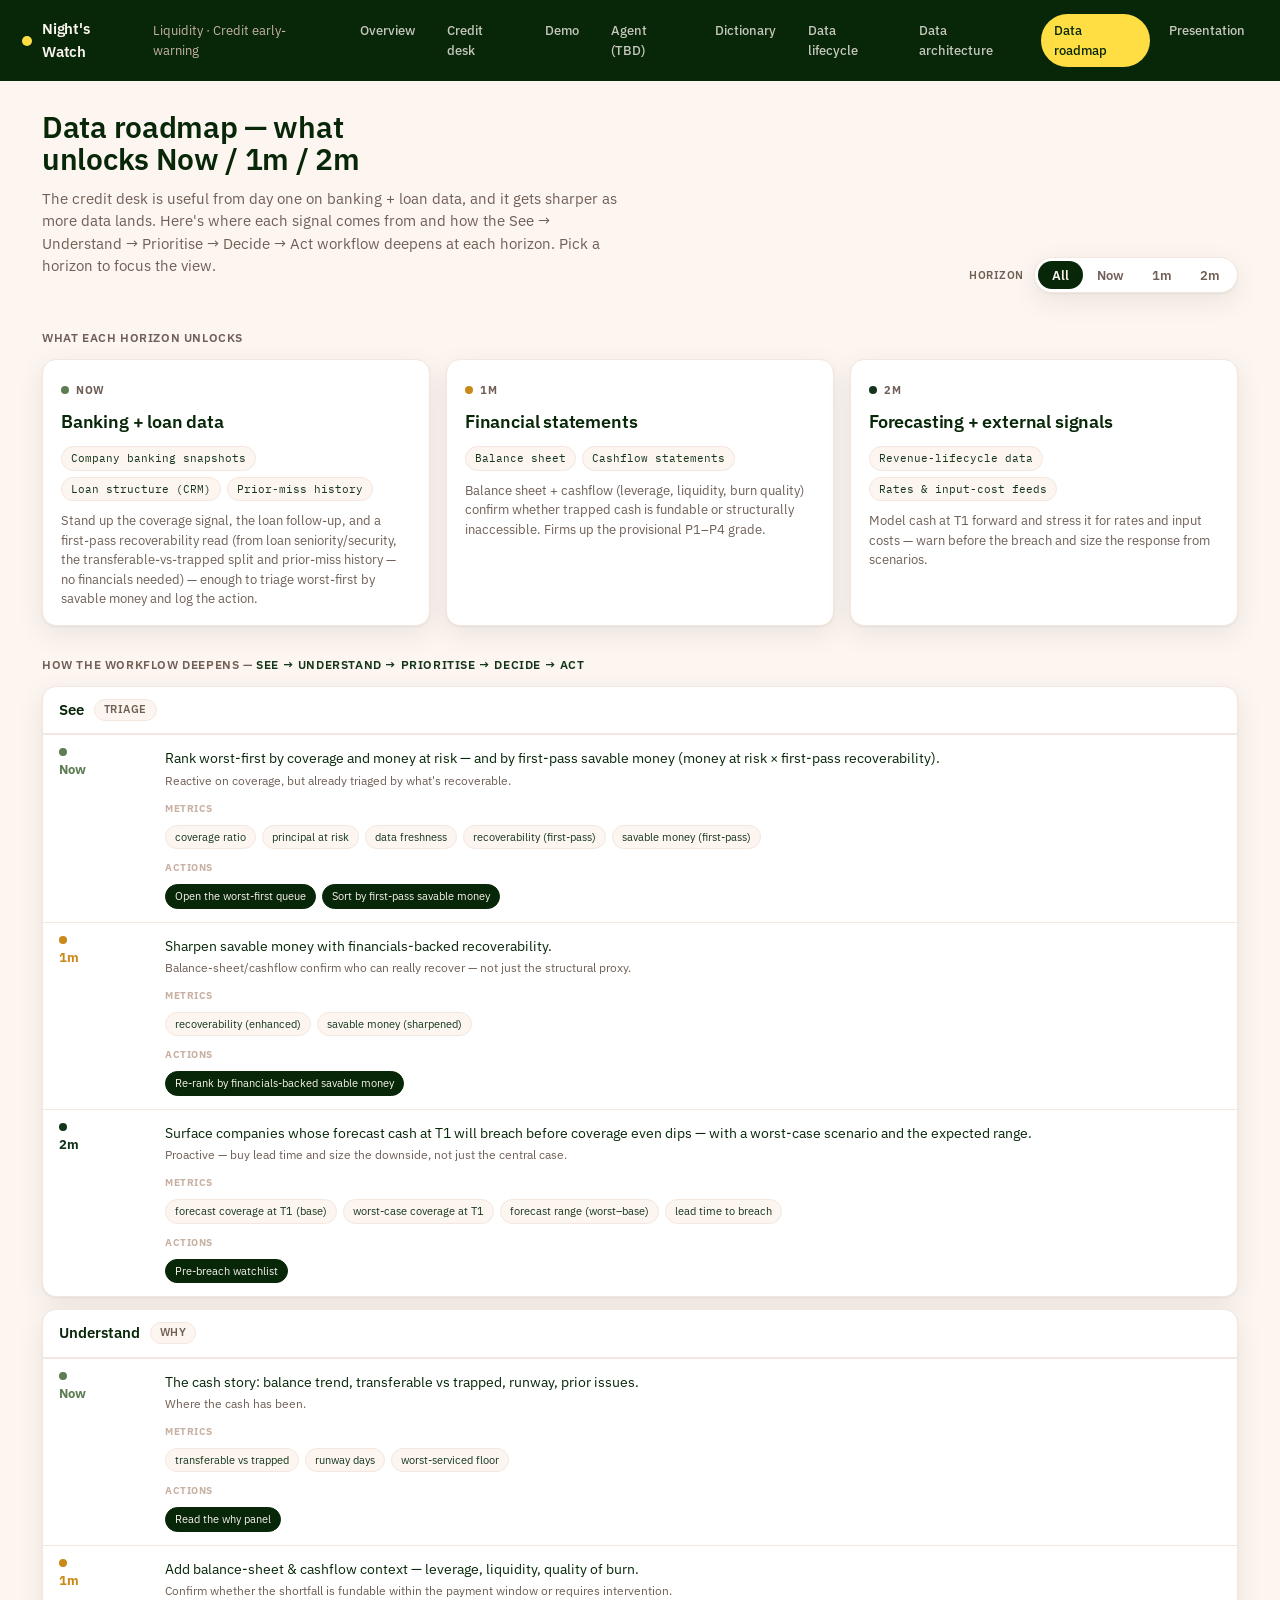
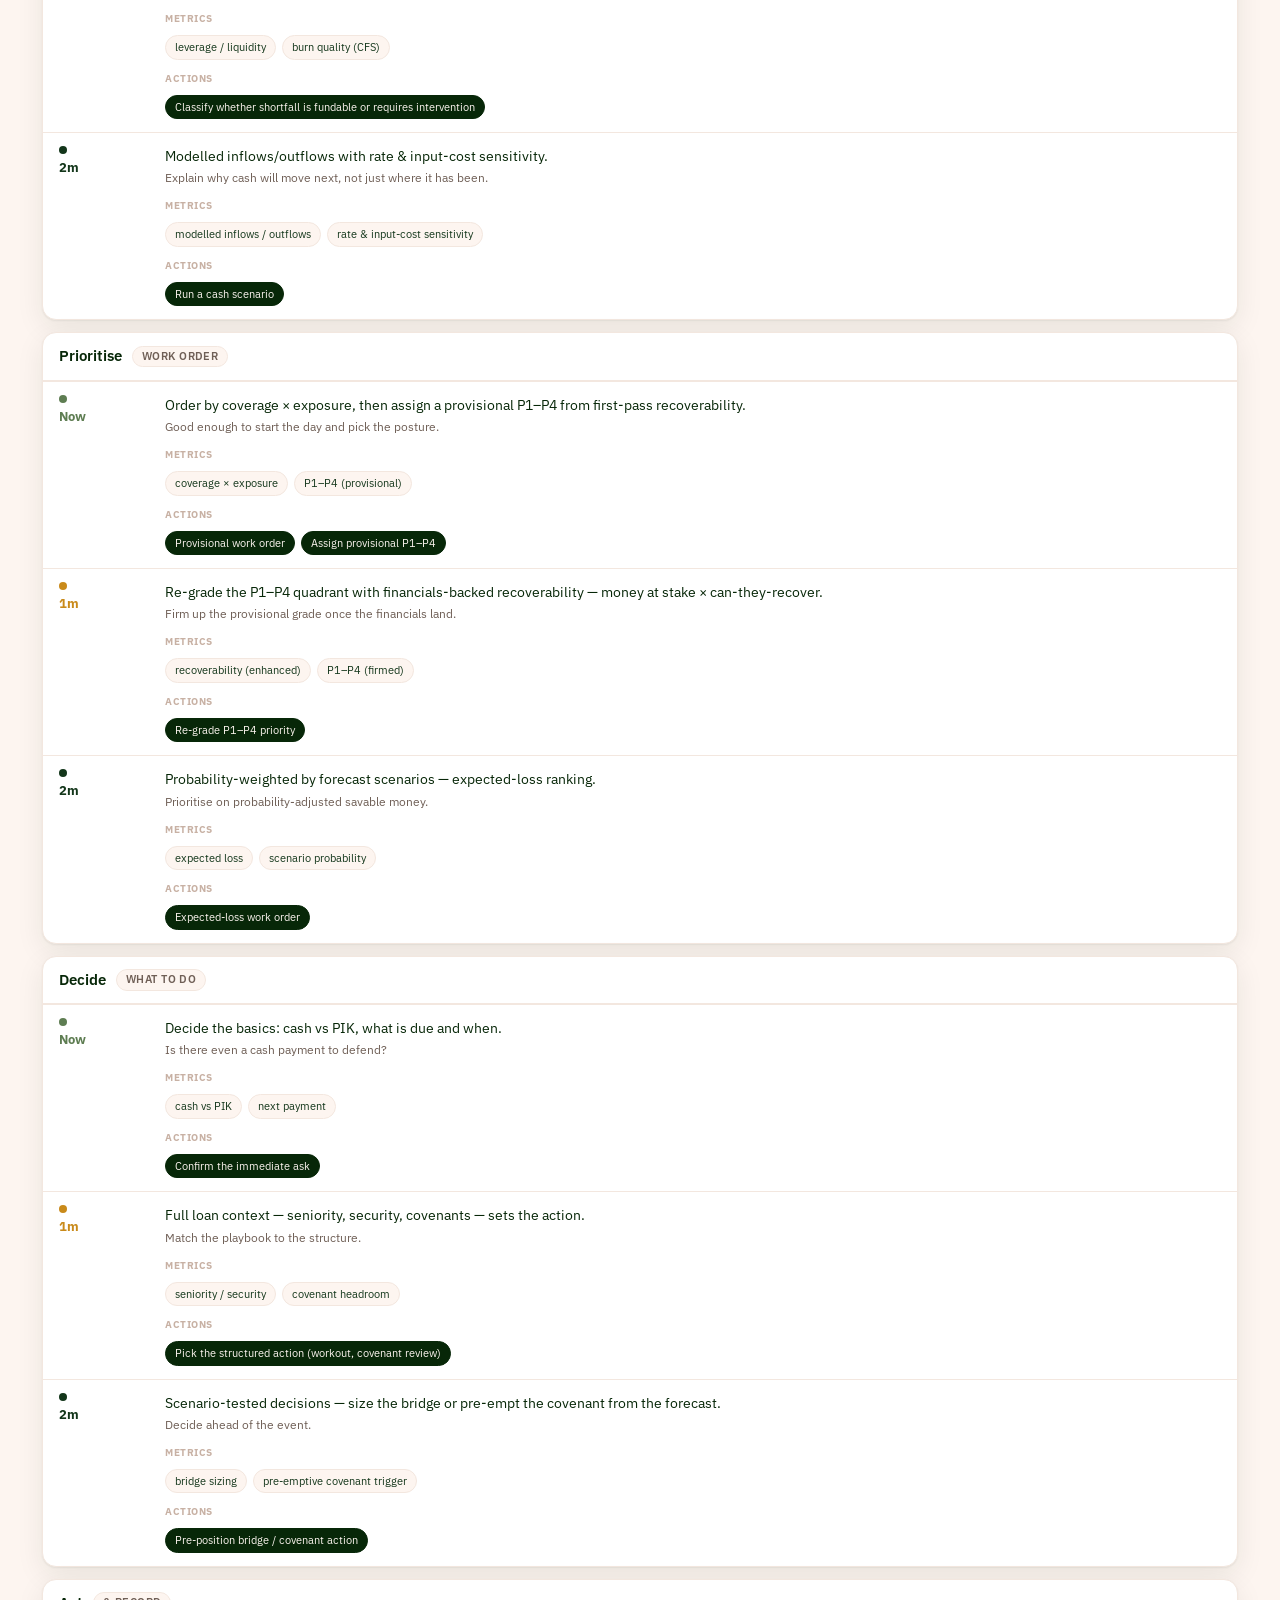
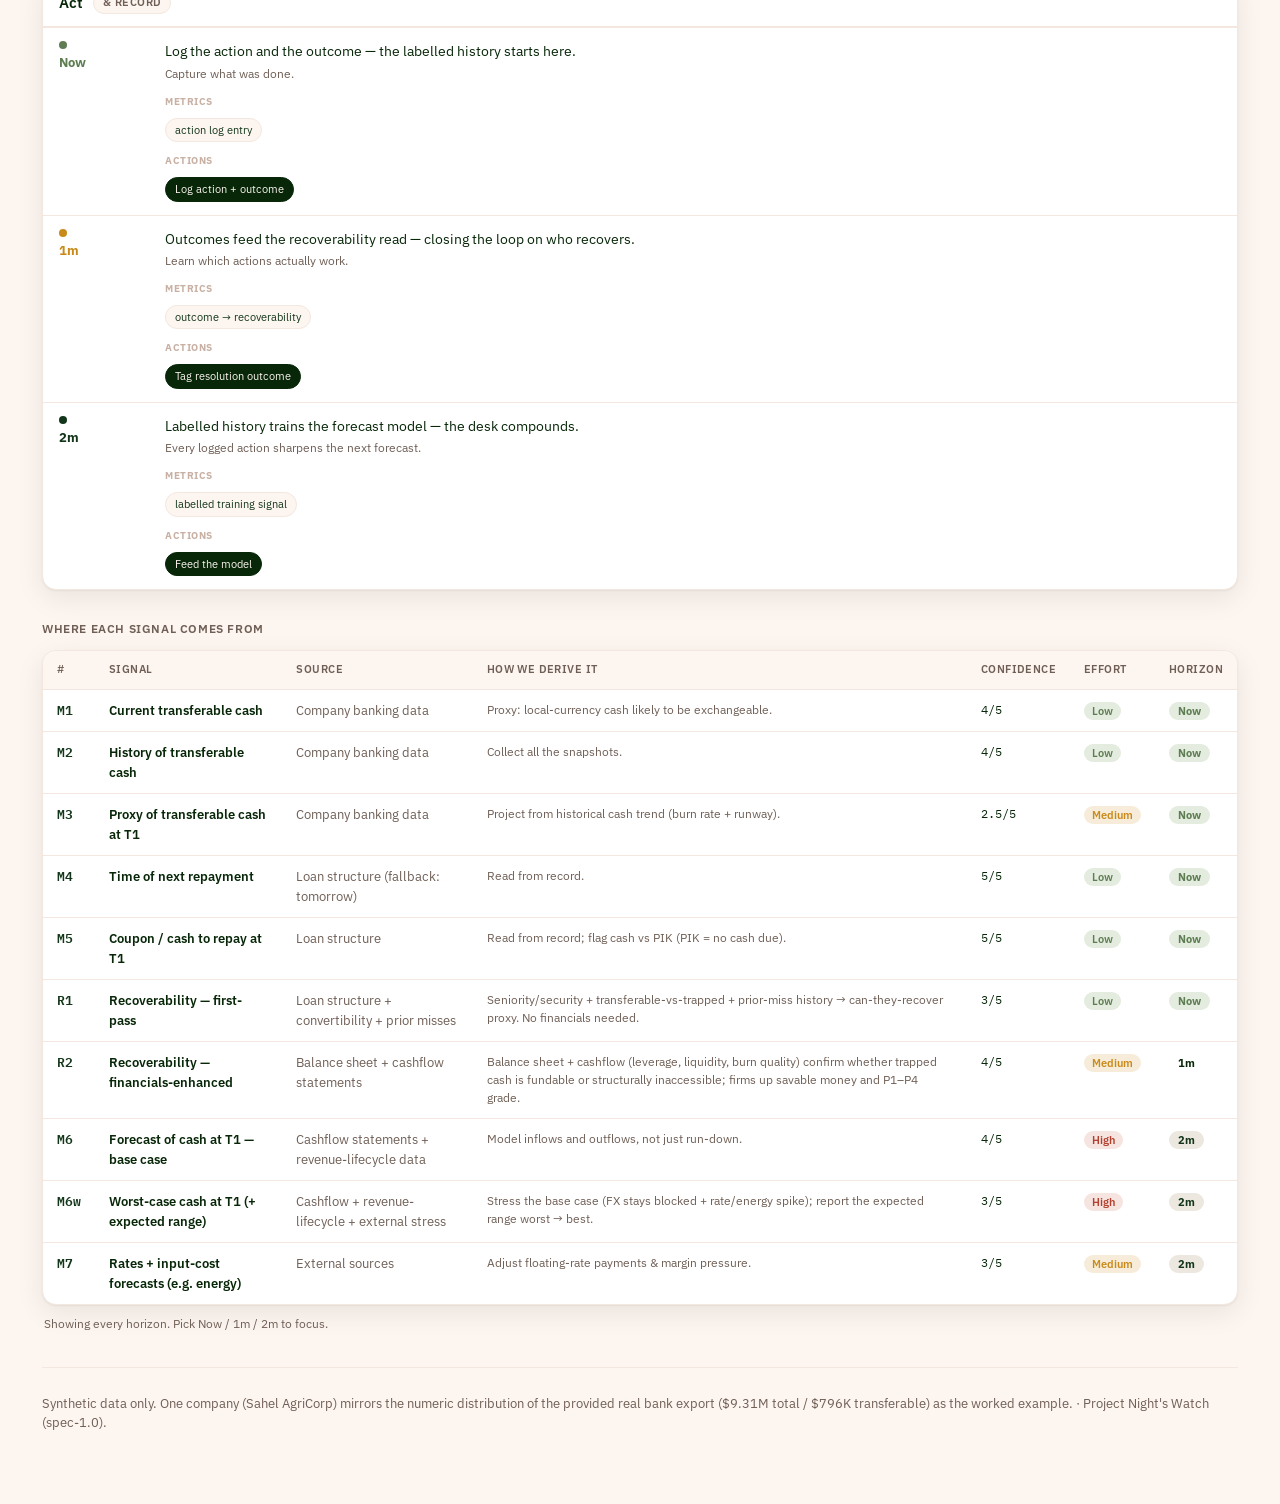
<file: web/roadmap.html>
<!doctype html>
<html lang="en">
<head>
<meta charset="utf-8">
<meta name="viewport" content="width=device-width, initial-scale=1">
<title>Data roadmap — what unlocks Now / 1m / 2m · Night's Watch</title>
<link rel="stylesheet" href="theme.css">
<style>
  .rm-wrap { max-width: var(--maxw); margin: 0 auto; padding: 0 22px 60px; }
  .rm-head { padding: 30px 0 6px; display:flex; align-items:flex-end; justify-content:space-between; gap:24px; flex-wrap:wrap; }
  .rm-head h1 { font-size: 30px; line-height:1.08; max-width: 22ch; }
  .rm-head .lede { font-size: 15px; color: var(--taupe); max-width: 64ch; margin-top: 12px; }

  /* horizon filter (segmented) */
  .dg-ctl-group { display:flex; align-items:center; gap:10px; }
  .dg-ctl-group .lbl { font-size:11px; font-weight:600; text-transform:uppercase; letter-spacing:.05em; color:var(--taupe); }
  .dg-seg { display:inline-flex; background: var(--white); border:1px solid var(--sand-500); border-radius:999px; padding:3px; box-shadow: var(--shadow); }
  .dg-seg button { font-family: var(--font); font-size:12.5px; font-weight:600; color: var(--taupe); background:transparent; border:none; cursor:pointer; padding:6px 14px; border-radius:999px; transition: background .15s ease, color .15s ease; }
  .dg-seg button:hover { color: var(--ink); }
  .dg-seg button.on { background: var(--ink); color: var(--sand); }

  .sec-title { font-size: 12px; font-weight:600; letter-spacing:.05em; text-transform:uppercase; color:var(--taupe); margin: 30px 0 12px; }
  .sec-title .n { color: var(--ink-700); }

  /* data-unlock cards */
  .unlock-grid { display:grid; grid-template-columns: repeat(3, 1fr); gap: 16px; }
  .u-card { background: var(--white); border:1px solid var(--sand-500); border-radius: var(--radius); padding: 18px 18px 16px; box-shadow: var(--shadow); transition: opacity .15s ease, box-shadow .15s ease, border-color .15s ease; position:relative; }
  .u-card .step { display:inline-flex; align-items:center; gap:7px; font-size:11px; font-weight:700; letter-spacing:.05em; text-transform:uppercase; color: var(--taupe); }
  .u-card .step .pin { width:8px; height:8px; border-radius:50%; background: var(--sand-700); display:inline-block; }
  .u-card.h-Now .step .pin { background: var(--risk-low); }
  .u-card.h-Medium .step .pin { background: var(--risk-medium); }
  .u-card.h-Later .step .pin { background: var(--ink-700); }
  .u-card h3 { font-size: 18px; margin-top: 8px; }
  .u-card .sets { display:flex; flex-wrap:wrap; gap:6px; margin: 11px 0 10px; }
  .u-card .set { font-size:11px; font-family: var(--mono); color: var(--ink-700); background: var(--sand); border:1px solid var(--sand-500); border-radius:999px; padding:3px 9px; }
  .u-card .sum { font-size: 13px; color: var(--taupe); line-height:1.5; }
  .u-card.on { border-color: var(--yellow); box-shadow: inset 0 0 0 1px var(--yellow), var(--shadow); }
  .u-card.dim { opacity: .34; }

  /* evolving workflow */
  .wf-list { display:flex; flex-direction:column; gap:12px; }
  .wf-step { background: var(--white); border:1px solid var(--sand-500); border-radius: var(--radius); box-shadow: var(--shadow); overflow:hidden; }
  .wf-step .s-head { display:flex; align-items:center; gap:10px; padding: 12px 16px; border-bottom:1px solid var(--sand-500); }
  .wf-step .s-name { font-size: 15px; font-weight:600; }
  .wf-step .s-tag { font-size:10.5px; font-weight:600; text-transform:uppercase; letter-spacing:.04em; color: var(--taupe); background: var(--sand); border:1px solid var(--sand-500); border-radius:999px; padding:2px 9px; }
  .ph-row { display:grid; grid-template-columns: 92px 1fr; gap: 14px; padding: 13px 16px; border-top:1px solid var(--sand-500); transition: opacity .15s ease; }
  .ph-row:first-of-type { border-top:none; }
  .ph-row.dim { opacity:.3; }
  .ph-row .ph-key { display:flex; flex-direction:column; gap:4px; }
  .ph-row .ph-key .h { font-size:12.5px; font-weight:700; }
  .ph-row .ph-key .pin { width:8px; height:8px; border-radius:50%; display:inline-block; }
  .ph-Now .h { color: var(--risk-low); } .ph-Now .pin { background: var(--risk-low); }
  .ph-Medium .h { color: var(--risk-medium); } .ph-Medium .pin { background: var(--risk-medium); }
  .ph-Later .h { color: var(--ink-700); } .ph-Later .pin { background: var(--ink-700); }
  .ph-row .what { font-size: 13.5px; color: var(--ink); }
  .ph-row .analysis { font-size: 12px; color: var(--taupe); margin-top:3px; }
  .ph-row .chips { display:flex; flex-wrap:wrap; gap:6px; margin-top:9px; }
  .chip { font-size:11px; border-radius:999px; padding:3px 9px; border:1px solid var(--sand-500); background: var(--sand); color: var(--ink-700); }
  .chip.act { background: var(--ink); color: var(--sand); border-color: var(--ink); }
  .chip .nu { font-size:8.5px; font-weight:700; letter-spacing:.04em; text-transform:uppercase; color:#8a6d00; background: var(--yellow); border-radius:3px; padding:0 4px; margin-right:5px; vertical-align:1px; }
  .blk-lbl { font-size:10px; font-weight:700; letter-spacing:.05em; text-transform:uppercase; color:var(--sand-700); margin-top:11px; }

  /* signal table */
  .sig-wrap { background: var(--white); border:1px solid var(--sand-500); border-radius: var(--radius); box-shadow: var(--shadow); overflow:hidden; }
  table.sig { width:100%; border-collapse: collapse; font-size: 13px; }
  table.sig th, table.sig td { text-align:left; padding: 11px 14px; border-bottom:1px solid var(--sand-500); vertical-align: top; }
  table.sig thead th { font-size:10.5px; font-weight:600; letter-spacing:.04em; text-transform:uppercase; color: var(--taupe); background: var(--sand); }
  table.sig tbody tr:last-child td { border-bottom:none; }
  table.sig .id { font-family: var(--mono); font-weight:600; color: var(--ink-700); }
  table.sig .item { font-weight:600; }
  table.sig .src { color: var(--taupe); }
  table.sig .method { color: var(--taupe); font-size:12px; }
  .hz-pill { font-size:10.5px; font-weight:700; border-radius:999px; padding:2px 9px; }
  .hz-Now { background:#e4ecdf; color: var(--risk-low); }
  .hz-Later { background:#ece7df; color: var(--ink-700); }
  .conf { font-family: var(--mono); font-size:12px; }
  .diff { font-size:11px; font-weight:600; border-radius:999px; padding:2px 8px; }
  .diff-Low { background:#e4ecdf; color: var(--risk-low); }
  .diff-Medium { background:#f6ecd9; color: var(--risk-medium); }
  .diff-High { background:#f6e4e0; color: var(--risk-high); }
  table.sig tr.dim { opacity:.28; }
  .filter-note { font-size:12px; color: var(--taupe); margin: 10px 2px 0; min-height: 1em; }

  .foot { color: var(--taupe); font-size: 12.5px; padding: 26px 0 0; border-top:1px solid var(--sand-500); margin-top: 34px; }

  @media (max-width: 900px){ .unlock-grid{grid-template-columns:1fr;} .ph-row{grid-template-columns:1fr;} }
</style>
</head>
<body>
<div class="nw-topbar">
  <span class="nw-logo"><span class="dot"></span> Night's Watch</span>
  <span class="nw-tag">Liquidity · Credit early-warning</span>
  <nav class="nw-nav">
    <a href="index.html">Overview</a>
    <a href="product.html">Credit desk</a>
    <a href="demo.html">Demo</a>
    <a href="agent.html">Agent (TBD)</a>
    <a href="dictionary.html">Dictionary</a>
    <a href="lifecycle.html">Data lifecycle</a>
    <a href="diagram.html">Data architecture</a>
    <a href="roadmap.html" class="active">Data roadmap</a>
    <a href="presentation.html">Presentation</a>
  </nav>
</div>

<div class="rm-wrap">
  <div class="rm-head">
    <div>
      <h1>Data roadmap — what unlocks Now / 1m / 2m</h1>
      <p class="lede">The credit desk is useful from day one on banking + loan data, and it gets sharper as more data lands. Here's where each signal comes from and how the See → Understand → Prioritise → Decide → Act workflow deepens at each horizon. Pick a horizon to focus the view.</p>
    </div>
    <div class="dg-ctl-group">
      <span class="lbl">Horizon</span>
      <div class="dg-seg" id="seg" role="tablist" aria-label="Data horizon">
        <button type="button" data-phase="All" role="tab">All</button>
        <button type="button" data-phase="Now" role="tab">Now</button>
        <button type="button" data-phase="Medium" role="tab">1m</button>
        <button type="button" data-phase="Later" role="tab">2m</button>
      </div>
    </div>
  </div>

  <div class="sec-title">What each horizon unlocks</div>
  <div class="unlock-grid" id="unlockGrid"></div>

  <div class="sec-title">How the workflow deepens — <span class="n">See → Understand → Prioritise → Decide → Act</span></div>
  <div class="wf-list" id="wfList"></div>

  <div class="sec-title">Where each signal comes from</div>
  <div class="sig-wrap">
    <table class="sig">
      <thead>
        <tr>
          <th>#</th><th>Signal</th><th>Source</th><th>How we derive it</th><th>Confidence</th><th>Effort</th><th>Horizon</th>
        </tr>
      </thead>
      <tbody id="sigBody"></tbody>
    </table>
  </div>
  <div class="filter-note" id="filterNote"></div>

  <p class="foot" id="foot"></p>
</div>

<script>
  /* ---- resilient spec loader (per spec/INTEGRATION.md) ---- */
  function loadSpec(srcs, done){ if(!srcs.length) return done(new Error('no spec'));
    var s=document.createElement('script'); s.src=srcs[0];
    s.onload=done; s.onerror=function(){loadSpec(srcs.slice(1),done);};
    document.head.appendChild(s); }
  loadSpec(['../spec/ontology.js','ontology.js'], function(){ init(); });

  var PHASES = ['Now','Medium','Later'];
  var PHASE = 'All';
  var SPEC, UNLOCKS, WORKFLOW, SIGNALS;

  function esc(s){ return String(s).replace(/[&<>"']/g, function(c){
    return {'&':'&amp;','<':'&lt;','>':'&gt;','"':'&quot;',"'":'&#39;'}[c]; }); }
  // optional deep-link: roadmap.html?h=Now (or #Medium) preselects a horizon
  function phaseFromURL(){
    var m = (location.search.match(/[?&]h=([^&]+)/) || [])[1] || location.hash.replace('#','');
    m = decodeURIComponent(m || '');
    return (['All','Now','Medium','Later'].indexOf(m) >= 0) ? m : 'All';
  }
  function idx(p){ return PHASES.indexOf(p); }
  function phaseLabel(p){ return p==='Medium'?'1m':p==='Later'?'2m':p; }
  // cumulative: a horizon-row is "reached" by the selected phase (All reaches everything)
  function reached(rowPhase){ return PHASE === 'All' || idx(rowPhase) <= idx(PHASE); }
  function isNewAt(rowPhase){ return PHASE !== 'All' && rowPhase === PHASE; }

  function init(){
    SPEC = window.NW_SPEC;
    PHASE = phaseFromURL();
    UNLOCKS = SPEC.data_unlocks || {};
    WORKFLOW = SPEC.workflow || [];
    SIGNALS = SPEC.signal_capabilities || [];

    bindSeg();
    renderUnlocks();
    renderWorkflow();
    renderSignals();
    paint();

    document.getElementById('foot').textContent =
      SPEC.meta.note + ' · ' + SPEC.meta.product + ' (' + SPEC.meta.version + ').';
  }

  function bindSeg(){
    Array.prototype.forEach.call(document.querySelectorAll('#seg button'), function(b){
      b.addEventListener('click', function(){
        PHASE = b.getAttribute('data-phase');
        syncSeg(); paint();
      });
    });
    syncSeg();
  }
  function syncSeg(){
    Array.prototype.forEach.call(document.querySelectorAll('#seg button'), function(b){
      var on = b.getAttribute('data-phase') === PHASE;
      b.classList.toggle('on', on);
      b.setAttribute('aria-selected', on ? 'true' : 'false');
    });
  }

  function renderUnlocks(){
    document.getElementById('unlockGrid').innerHTML = PHASES.map(function(p){
      var u = UNLOCKS[p] || {};
      var sets = (u.datasets||[]).map(function(d){ return '<span class="set">'+esc(d)+'</span>'; }).join('');
      return '<div class="u-card h-'+p+'" data-phase="'+p+'">' +
               '<span class="step"><span class="pin"></span>'+esc(phaseLabel(p))+'</span>' +
               '<h3>'+esc(u.title||'')+'</h3>' +
               '<div class="sets">'+sets+'</div>' +
               '<div class="sum">'+esc(u.summary||'')+'</div>' +
             '</div>';
    }).join('');
  }

  function chips(arr, isAction, rowPhase){
    return (arr||[]).map(function(t){
      return '<span class="chip'+(isAction?' act':'')+'">' +
        (isNewAt(rowPhase) ? '<span class="nu">new</span>' : '') + esc(t) + '</span>';
    }).join('');
  }

  function renderWorkflow(){
    document.getElementById('wfList').innerHTML = WORKFLOW.map(function(s){
      var rows = PHASES.map(function(p){
        var ph = (s.phases && s.phases[p]) || {};
        var metricChips = chips(ph.metrics, false, p);
        var actionChips = chips(ph.actions, true, p);
        return '<div class="ph-row ph-'+p+'" data-phase="'+p+'">' +
                 '<div class="ph-key"><span class="pin"></span><span class="h">'+esc(phaseLabel(p))+'</span></div>' +
                 '<div>' +
                   '<div class="what">'+esc(ph.what||'')+'</div>' +
                   '<div class="analysis">'+esc(ph.analysis||'')+'</div>' +
                   '<div class="blk-lbl">Metrics</div><div class="chips">'+metricChips+'</div>' +
                   '<div class="blk-lbl">Actions</div><div class="chips">'+actionChips+'</div>' +
                 '</div>' +
               '</div>';
      }).join('');
      return '<div class="wf-step">' +
               '<div class="s-head"><span class="s-name">'+esc(s.step)+'</span><span class="s-tag">'+esc(s.tag)+'</span></div>' +
               rows +
             '</div>';
    }).join('');
  }

  function renderSignals(){
    document.getElementById('sigBody').innerHTML = SIGNALS.map(function(m){
      var ph = m.phase || 'Now';
      return '<tr data-phase="'+ph+'">' +
               '<td class="id">'+esc(m.id)+'</td>' +
               '<td class="item">'+esc(m.item)+'</td>' +
               '<td class="src">'+esc(m.source)+'</td>' +
               '<td class="method">'+esc(m.method)+'</td>' +
               '<td class="conf">'+esc(m.confidence)+'</td>' +
               '<td><span class="diff diff-'+esc(m.difficulty)+'">'+esc(m.difficulty)+'</span></td>' +
               '<td><span class="hz-pill hz-'+ph+'">'+esc(phaseLabel(ph))+'</span></td>' +
             '</tr>';
    }).join('');
  }

  function paint(){
    // data-unlock cards: highlight reached, dim later; All = neutral bright
    Array.prototype.forEach.call(document.querySelectorAll('#unlockGrid .u-card'), function(el){
      var p = el.getAttribute('data-phase');
      el.classList.toggle('on', PHASE === p);
      el.classList.toggle('dim', !reached(p));
    });
    // workflow rows: dim phases not yet reached
    Array.prototype.forEach.call(document.querySelectorAll('#wfList .ph-row'), function(el){
      el.classList.toggle('dim', !reached(el.getAttribute('data-phase')));
    });
    // signal table: dim rows whose horizon isn't reached yet
    var anyDim = false, anyBright = false;
    Array.prototype.forEach.call(document.querySelectorAll('#sigBody tr'), function(el){
      var on = reached(el.getAttribute('data-phase'));
      el.classList.toggle('dim', !on);
      if (on) anyBright = true; else anyDim = true;
    });
    var note = document.getElementById('filterNote');
    if (PHASE === 'All'){ note.textContent = 'Showing every horizon. Pick Now / 1m / 2m to focus.'; }
    else if (PHASE === 'Medium'){ note.textContent = '1m adds no new raw feed — it unlocks analysis (recoverability) on top of the Now signals.'; }
    else { note.textContent = 'Showing the signals available by ' + phaseLabel(PHASE) + ' (cumulative); later-horizon signals are dimmed.'; }
  }
</script>
</body>
</html>
</file>
<file: web/theme.css>
/* Project Night's Watch — shared brand theme.
   Palette + type pulled from liquidity.com (2026 brand system). Used by every
   interactive page so the architecture diagram, lifecycle mock and credit-team
   product look like one product. */

@import url('https://fonts.googleapis.com/css2?family=IBM+Plex+Sans:wght@300;400;500;600;700&family=IBM+Plex+Mono:wght@400;500&display=swap');

:root {
  --ink: #072708;
  --ink-700: #13361a;
  --sand: #fdf5f0;
  --sand-500: #f3e7df;
  --sand-700: #c8b1a4;
  --taupe: #6f5f56;
  --yellow: #ffde43;
  --white: #ffffff;
  --brown: #291201;

  --risk-high: #b3402e;
  --risk-medium: #c98a1a;
  --risk-low: #5e7d52;
  --risk-none: #9f887c;

  --font: 'IBM Plex Sans', Arial, sans-serif;
  --mono: 'IBM Plex Mono', ui-monospace, monospace;

  --radius: 14px;
  --radius-sm: 8px;
  --shadow: 0 1px 2px rgba(7,39,8,.06), 0 8px 28px rgba(7,39,8,.08);
  --shadow-lg: 0 12px 48px rgba(7,39,8,.16);
  --border: 1px solid var(--sand-700);
  --maxw: 1240px;
}

* { box-sizing: border-box; }

html, body {
  margin: 0;
  background: var(--sand);
  color: var(--ink);
  font-family: var(--font);
  font-size: 15px;
  line-height: 1.5;
  -webkit-font-smoothing: antialiased;
}

a { color: var(--ink); }

h1, h2, h3 { font-weight: 600; letter-spacing: -0.01em; margin: 0; }

.nw-mono { font-family: var(--mono); }
.nw-muted { color: var(--taupe); }

/* ---- top bar shared across pages ---- */
.nw-topbar {
  display: flex; align-items: center; gap: 16px;
  padding: 14px 22px;
  background: var(--ink);
  color: var(--sand);
  position: sticky; top: 0; z-index: 50;
}
.nw-topbar .nw-logo { display:flex; align-items:center; gap:10px; font-weight:600; letter-spacing:-0.01em; }
.nw-topbar .nw-logo .dot { width:10px; height:10px; border-radius:50%; background: var(--yellow); display:inline-block; }
.nw-topbar .nw-tag { color: var(--sand-700); font-size: 13px; }
.nw-nav { margin-left:auto; display:flex; gap:6px; }
.nw-nav a {
  color: var(--sand); text-decoration:none; font-size:13px; font-weight:500;
  padding:7px 13px; border-radius: 999px; opacity:.78;
}
.nw-nav a:hover { opacity:1; background: rgba(253,245,240,.10); }
.nw-nav a.active { opacity:1; background: var(--yellow); color: var(--ink); }

/* ---- buttons ---- */
.nw-btn {
  font-family: var(--font); font-size: 13px; font-weight: 600;
  padding: 9px 16px; border-radius: 999px; border: none; cursor: pointer;
  background: var(--ink); color: var(--sand);
}
.nw-btn:hover { background: var(--ink-700); }
.nw-btn.accent { background: var(--yellow); color: var(--ink); }
.nw-btn.ghost { background: transparent; color: var(--ink); border: var(--border); }
.nw-btn:disabled { opacity:.45; cursor: default; }

/* ---- cards ---- */
.nw-card { background: var(--white); border-radius: var(--radius); box-shadow: var(--shadow); border: 1px solid var(--sand-500); }

/* ---- risk pills ---- */
.nw-pill { display:inline-flex; align-items:center; gap:6px; font-size:12px; font-weight:600; padding:3px 10px; border-radius:999px; }
.nw-pill::before { content:''; width:7px; height:7px; border-radius:50%; background: currentColor; }
.nw-risk-High   { color: var(--risk-high);   background: #f6e4e0; }
.nw-risk-Medium { color: var(--risk-medium); background: #f6ecd9; }
.nw-risk-Low    { color: var(--risk-low);    background: #e4ecdf; }
.nw-risk-None   { color: var(--risk-none);   background: #efe8e3; }

/* ---- layer chips (medallion) ---- */
.nw-layer { font-size:11px; font-weight:600; text-transform:uppercase; letter-spacing:.04em; padding:2px 8px; border-radius:6px; }
.nw-layer-source          { background:#efe8e3; color:var(--taupe); }
.nw-layer-bronze          { background:#e7d3c4; color:#7a4a25; }
.nw-layer-standardisation { background:var(--yellow); color:var(--ink); }
.nw-layer-silver          { background:#e3e7e4; color:#41514a; }
.nw-layer-gold            { background:var(--ink); color:var(--yellow); }
.nw-layer-app, .nw-layer-ref { background:var(--sand-500); color:var(--taupe); }

/* phase tags */
.nw-phase { font-size:10.5px; font-weight:600; padding:1px 7px; border-radius:999px; border:1px solid var(--sand-700); color:var(--taupe); }
.nw-phase-Now    { border-color: var(--ink); color: var(--ink); }
.nw-phase-Medium { border-color: var(--risk-medium); color: var(--risk-medium); }
.nw-phase-Later  { border-color: var(--sand-700); color: var(--sand-700); }

.nw-wrap { max-width: var(--maxw); margin: 0 auto; padding: 22px; }
</file>
